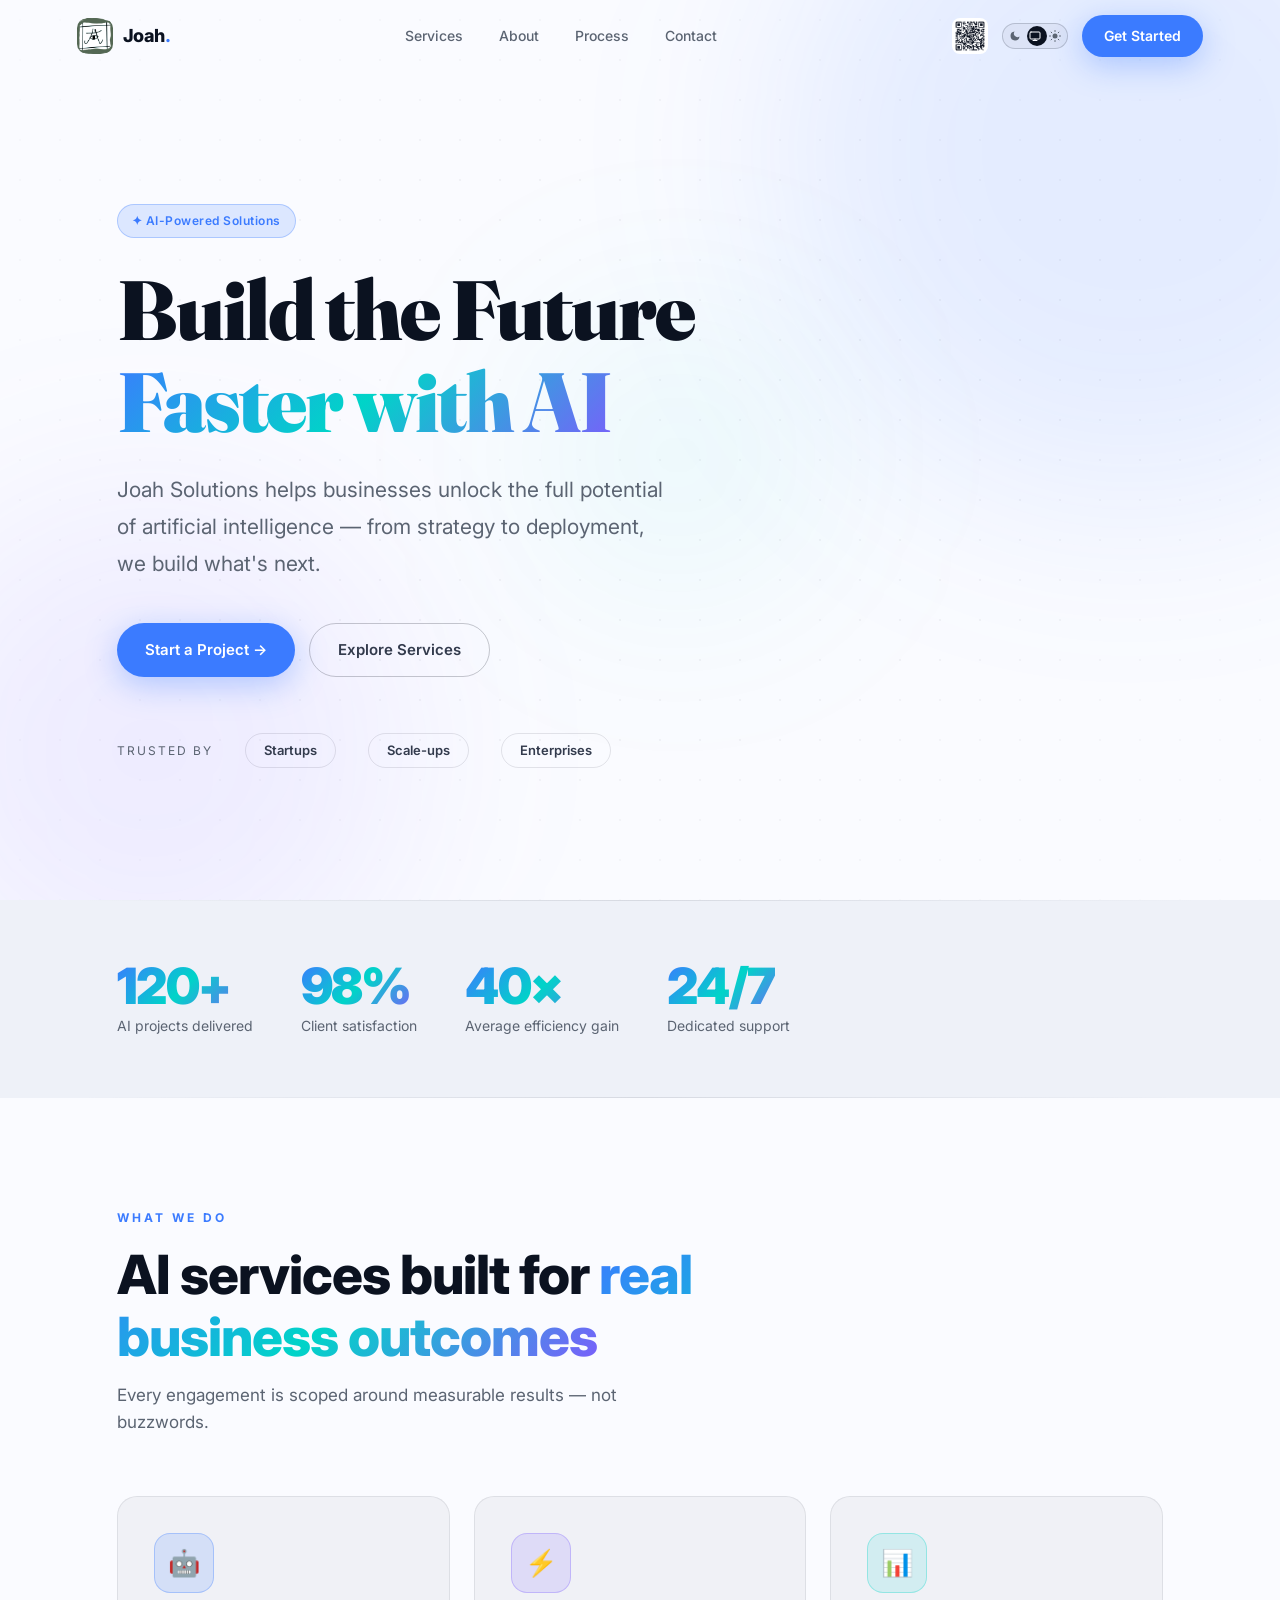
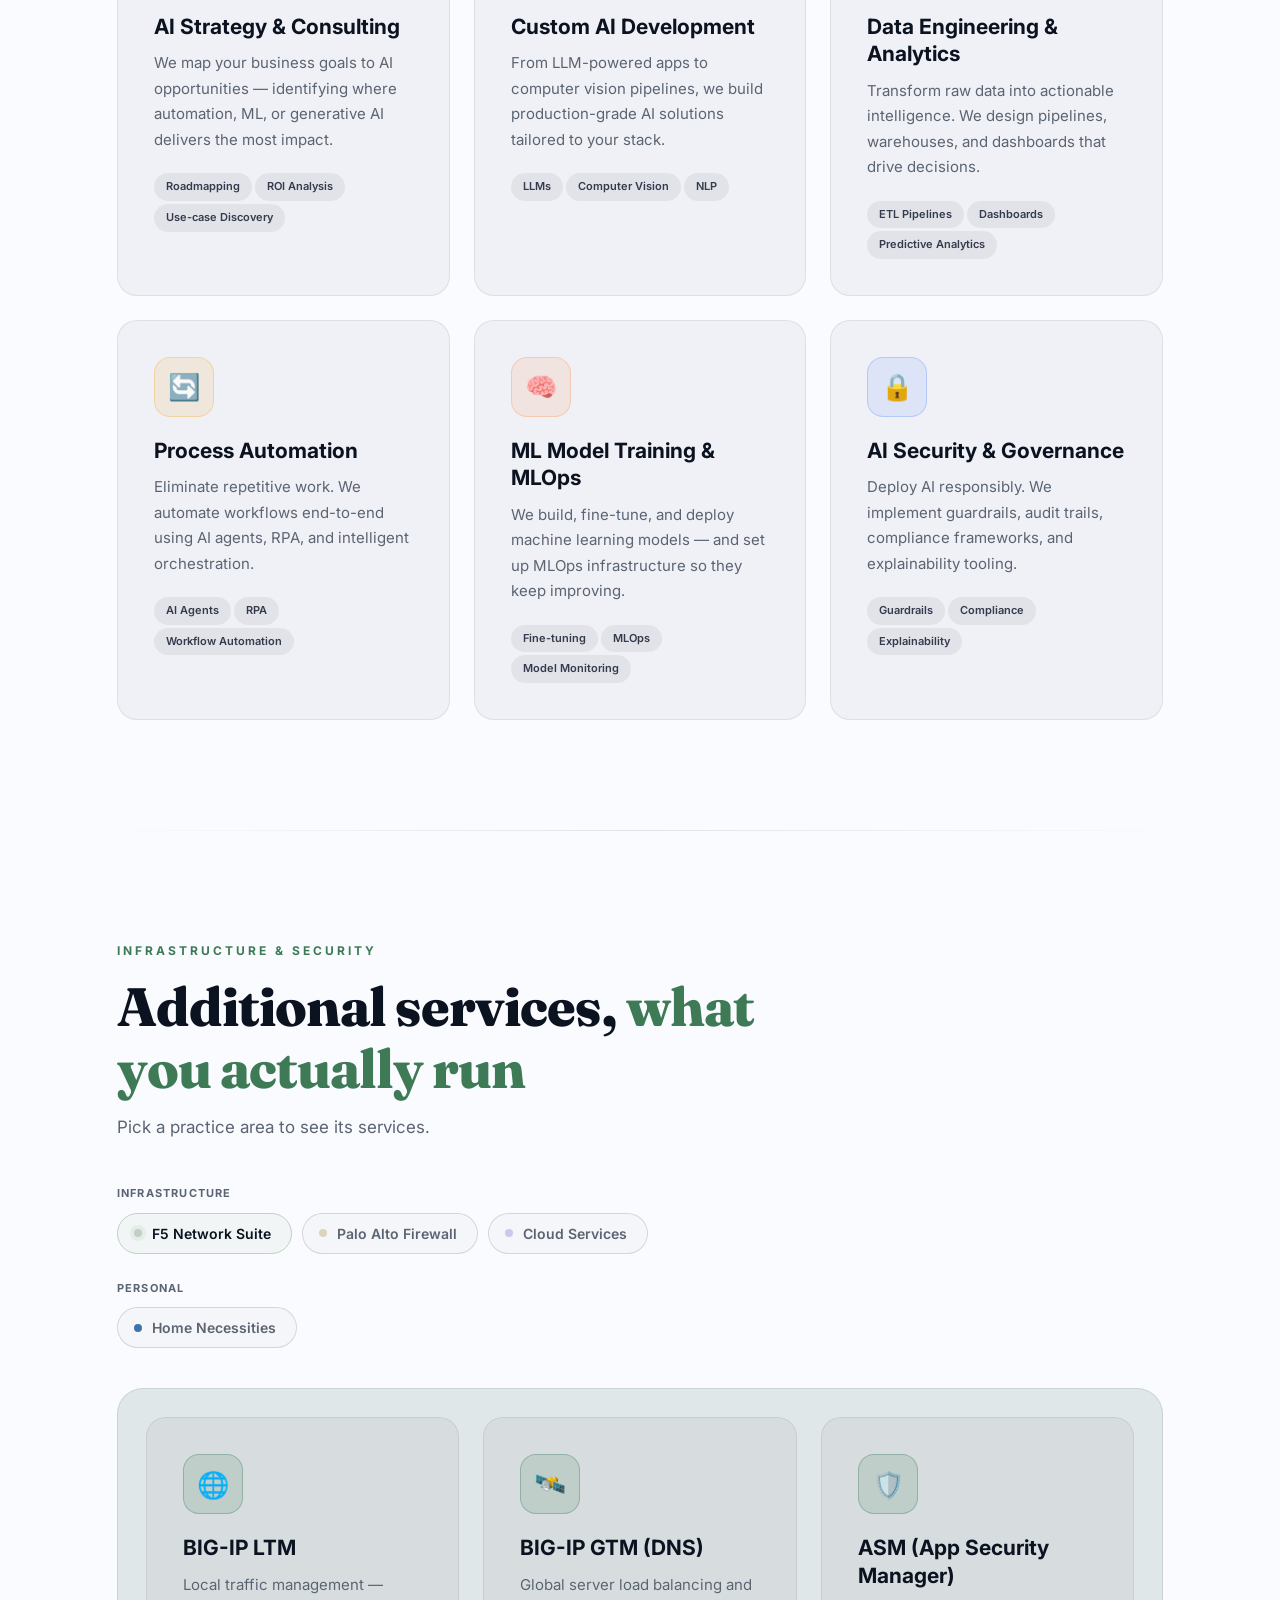
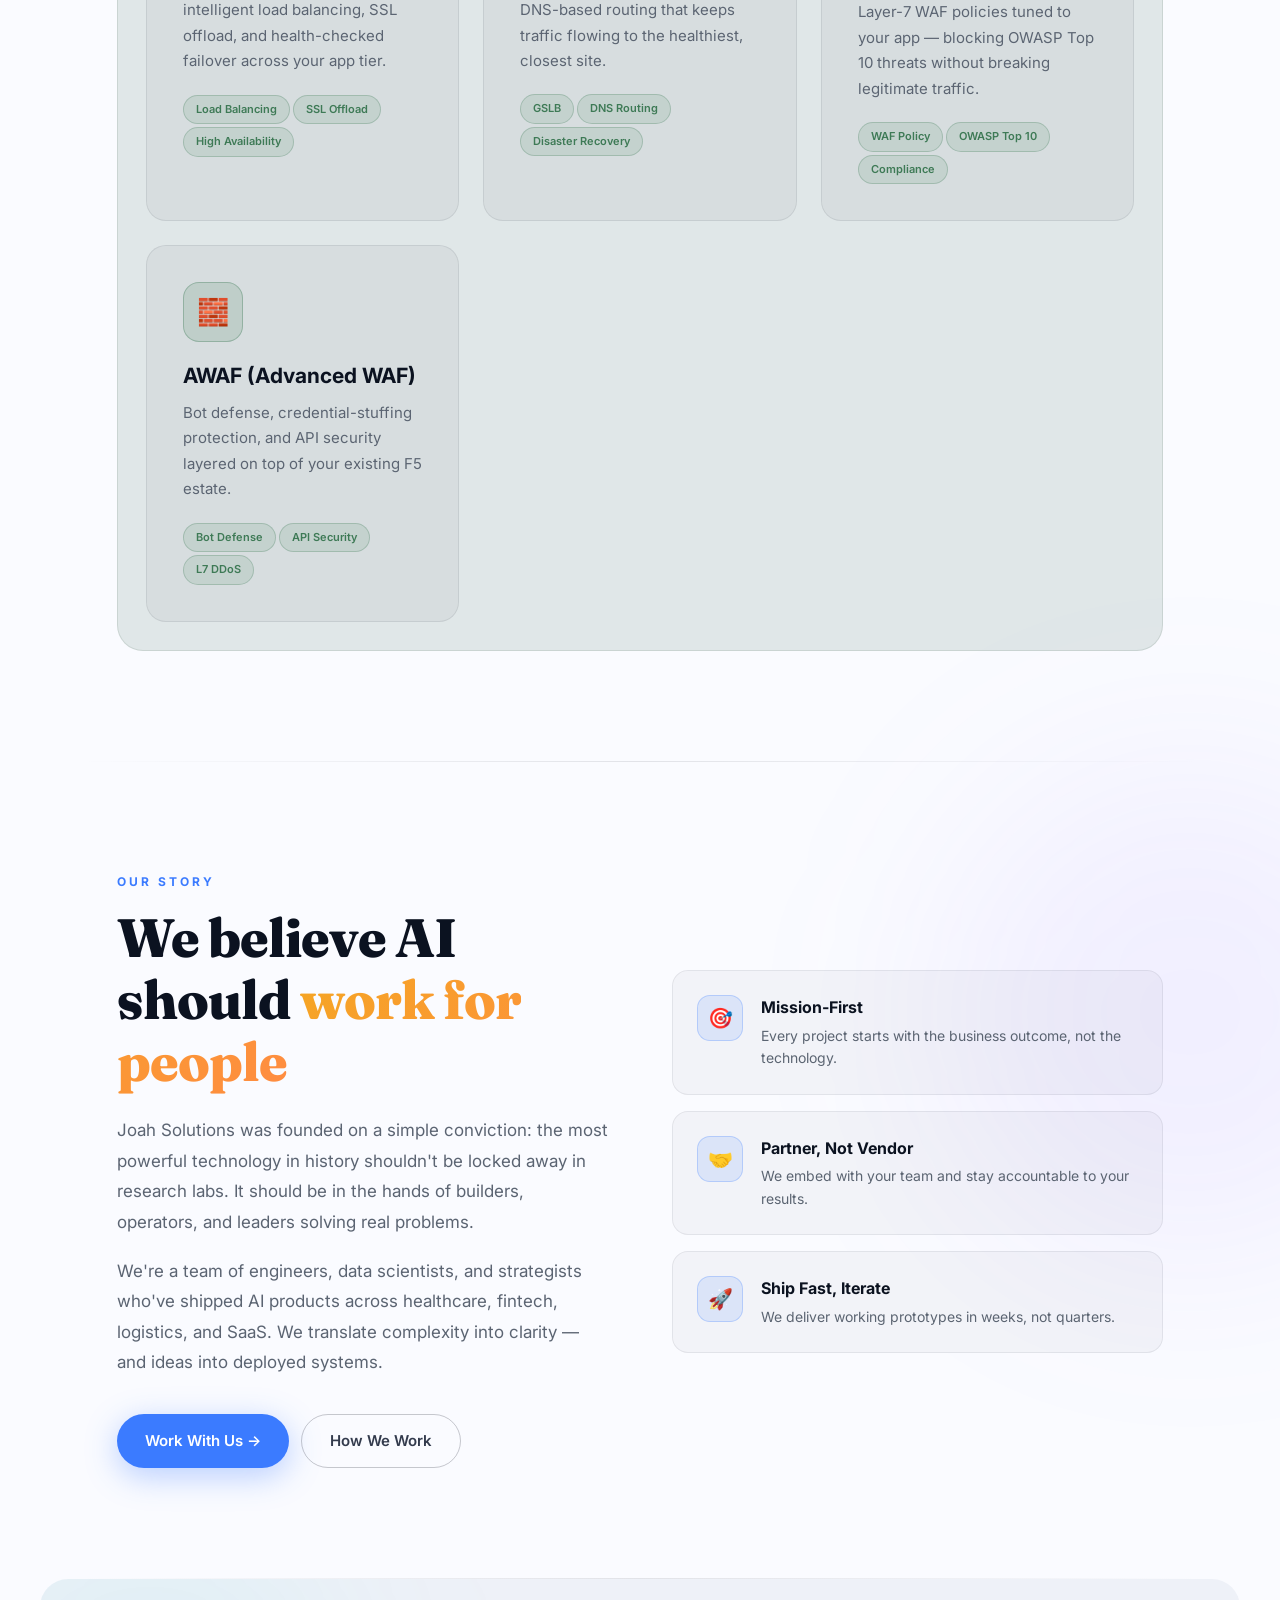
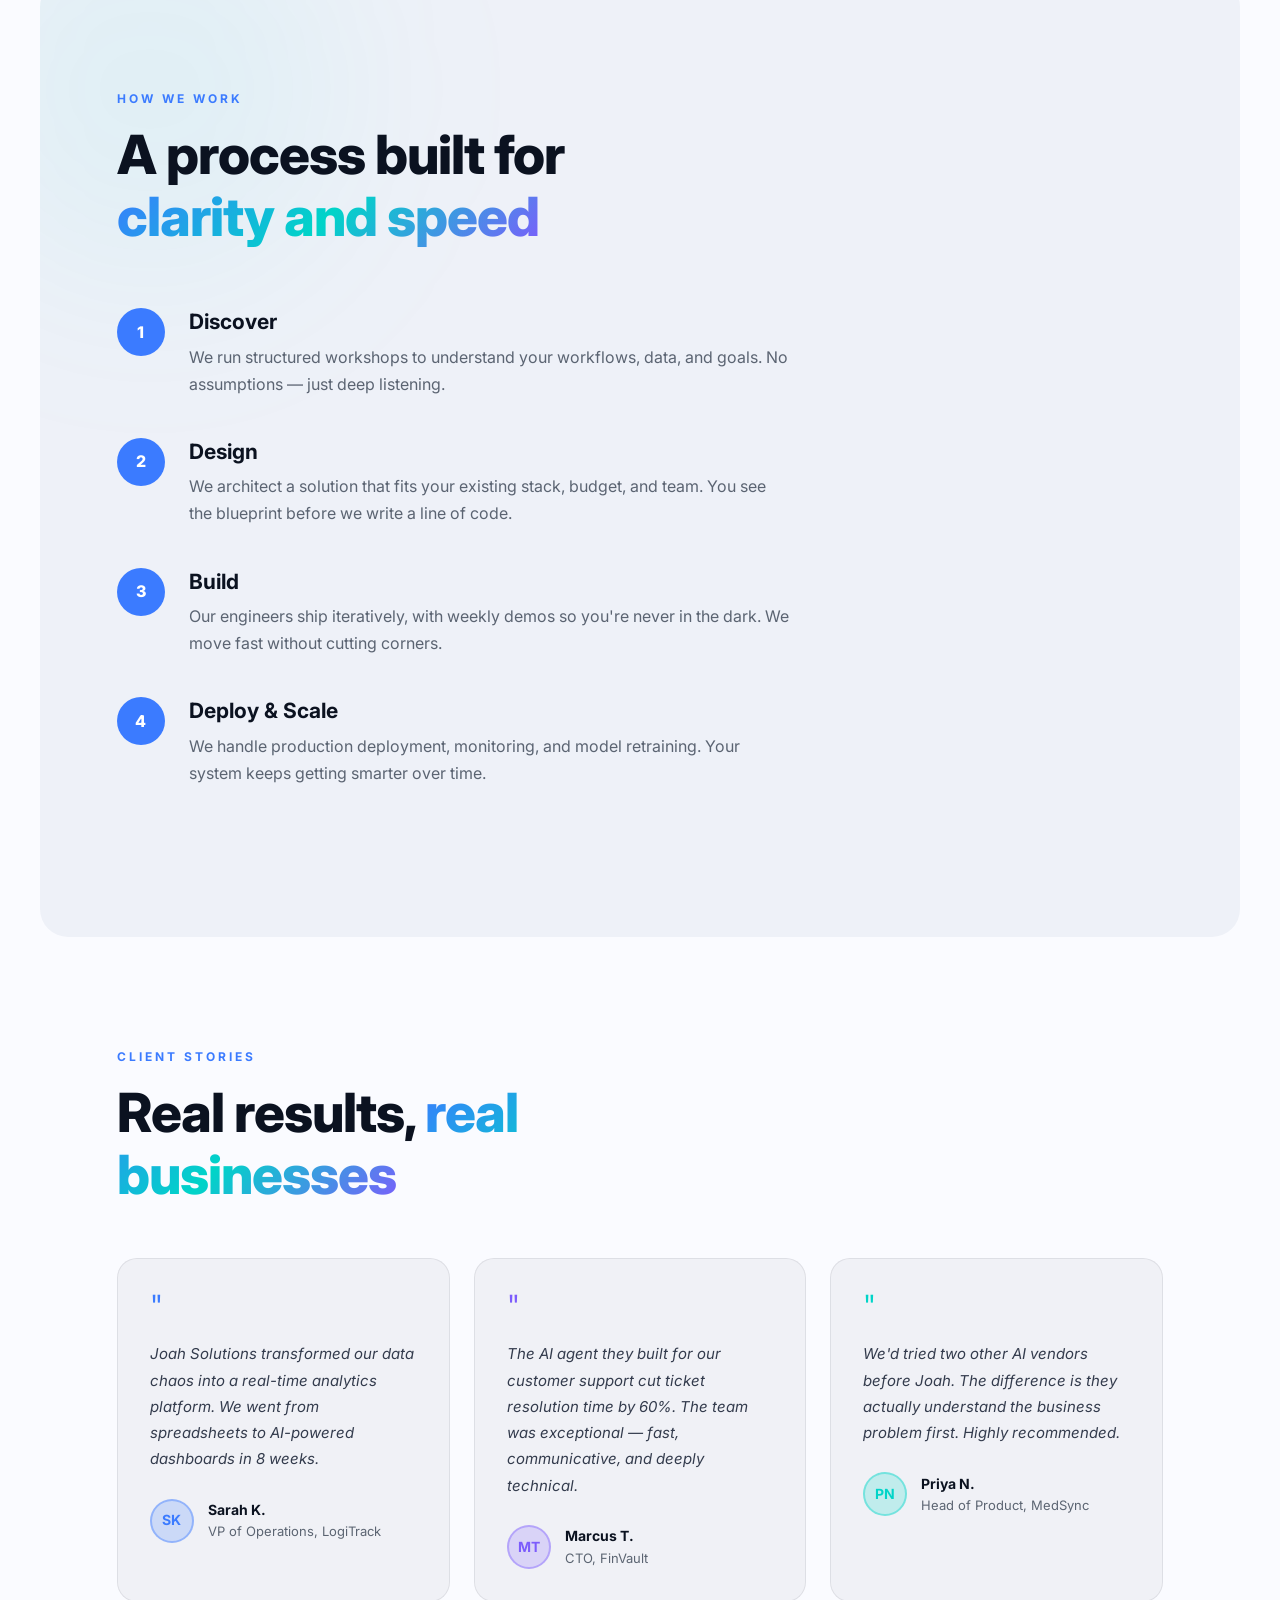
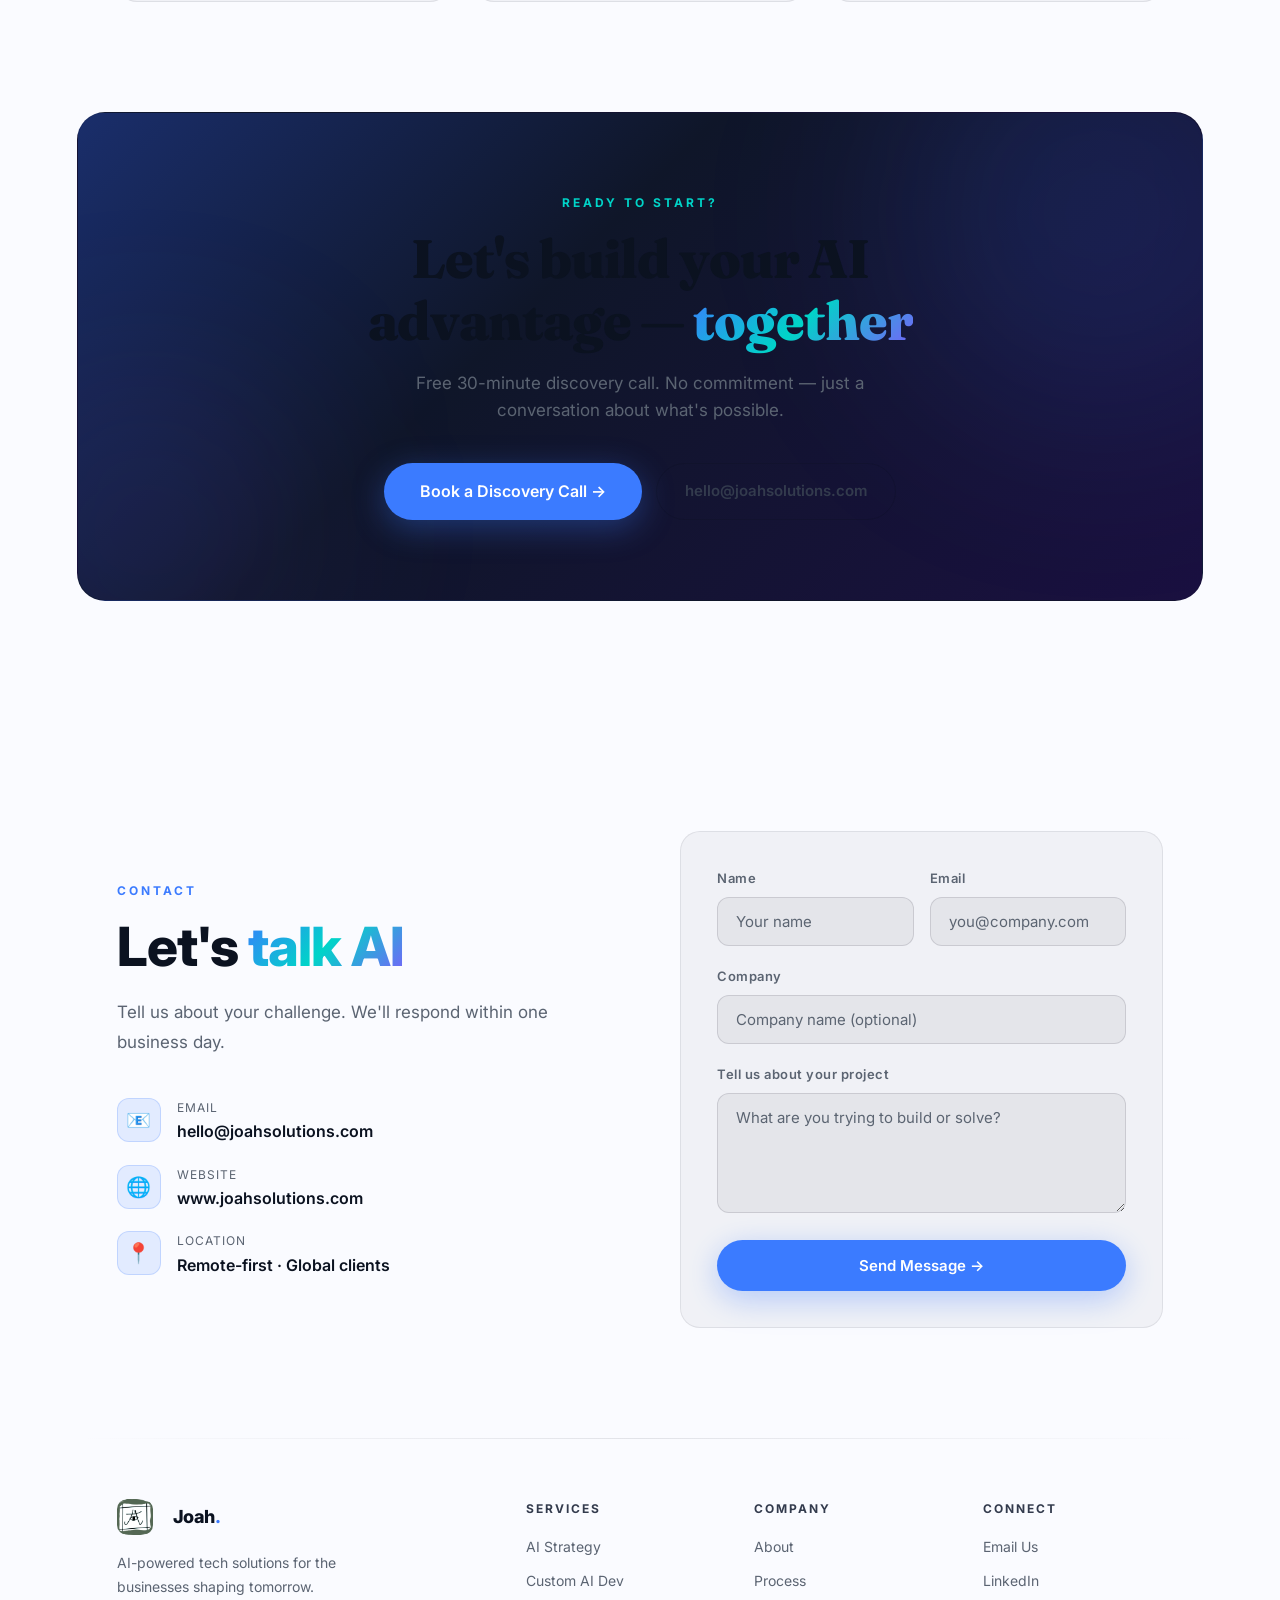
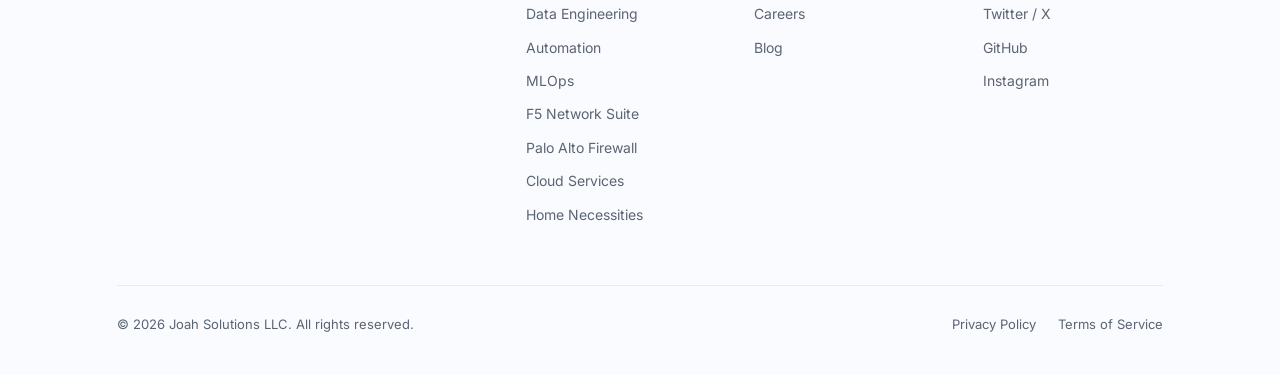
<file: index.html>
<!DOCTYPE html>
<html lang="en">
<head>
  <meta charset="UTF-8" />
  <meta name="viewport" content="width=device-width, initial-scale=1.0" />
  <title>Joah Solutions — AI-Powered Tech Services</title>
  <meta name="description" content="Joah Solutions helps businesses unlock the full potential of artificial intelligence — from strategy to deployment." />
  <link rel="preconnect" href="https://fonts.googleapis.com" />
  <link href="https://fonts.googleapis.com/css2?family=Inter:wght@300;400;500;600;700;800;900&family=Fraunces:wght@700;900&display=swap" rel="stylesheet" />

  <style>
    :root {
      --bg: #080D1A;
      --bg-secondary: #0F1629;
      --bg-rgb: 8,13,26;
      --fg-rgb: 255,255,255;
      --text-heading: #ffffff;
      --text-body: #E8ECF4;
      --text-muted: #8A93A8;
    }
    :root[data-theme="light"] {
      --bg: #FAFBFF;
      --bg-secondary: #EEF1F8;
      --bg-rgb: 255,255,255;
      --fg-rgb: 10,15,30;
      --text-heading: #0B1220;
      --text-body: #333B4D;
      --text-muted: #5B6472;
    }
    *, *::before, *::after { box-sizing: border-box; margin: 0; padding: 0; }
    html { scroll-behavior: smooth; }
    body {
      background: var(--bg);
      color: var(--text-body);
      font-family: 'Inter', sans-serif;
      line-height: 1.6;
      overflow-x: hidden;
      transition: background .3s, color .3s;
    }
    .serif { font-family: 'Fraunces', serif; }

    .fade-up { opacity: 0; transform: translateY(36px); transition: opacity 0.7s ease, transform 0.7s ease; }
    .fade-up.visible { opacity: 1; transform: translateY(0); }

    .btn {
      display: inline-flex; align-items: center; gap: 8px;
      padding: 14px 28px; border-radius: 50px; font-weight: 600;
      font-size: 15px; cursor: pointer; border: none;
      text-decoration: none; transition: transform 0.2s, box-shadow 0.2s;
      font-family: 'Inter', sans-serif;
    }
    .btn:hover { transform: translateY(-2px); }
    .btn-primary { background: #3B7BFF; color: #fff; box-shadow: 0 8px 32px rgba(59,123,255,.35); }
    .btn-primary:hover { box-shadow: 0 12px 40px rgba(59,123,255,.5); }
    .btn-outline { background: transparent; color: var(--text-body); border: 1.5px solid rgba(var(--fg-rgb),.22); }
    .btn-outline:hover { background: rgba(var(--fg-rgb),.06); }

    nav {
      position: fixed; top: 0; left: 0; right: 0; z-index: 100;
      padding: 0 6%; height: 72px;
      display: flex; align-items: center; justify-content: space-between;
      transition: background .4s, backdrop-filter .4s;
    }
    nav.scrolled {
      background: rgba(var(--bg-rgb),.92);
      backdrop-filter: blur(16px);
      border-bottom: 1px solid rgba(var(--fg-rgb),.06);
    }
    .logo { display: flex; align-items: center; gap: 10px; text-decoration: none; }
    .logo-icon {
      width: 36px; height: 36px; border-radius: 10px;
      background: linear-gradient(135deg,#3B7BFF,#7C5CFC);
      display: flex; align-items: center; justify-content: center;
      font-size: 18px; font-weight: 900; color: #fff;
    }
    .logo-icon-img { width: 36px; height: 36px; border-radius: 10px; object-fit: cover; display: block; }
    .logo-text { color: var(--text-heading); font-weight: 800; font-size: 18px; letter-spacing: -.5px; }
    .logo-text span { color: #3B7BFF; }
    .nav-links { display: flex; gap: 36px; list-style: none; }
    .nav-links a { color: var(--text-muted); text-decoration: none; font-size: 14px; font-weight: 500; transition: color .2s; }
    .nav-links a:hover { color: var(--text-heading); }

    .hamburger { display: none; flex-direction: column; gap: 5px; cursor: pointer; padding: 4px; background: none; border: none; }
    .hamburger span { width: 24px; height: 2px; background: var(--text-heading); border-radius: 2px; display: block; transition: all .3s; }

    .theme-switch {
      position: relative;
      display: inline-flex;
      align-items: center;
      width: 66px; height: 26px;
      padding: 2px;
      border-radius: 20px;
      border: 1px solid rgba(var(--fg-rgb),.18);
      background: rgba(var(--fg-rgb),.04);
    }
    .theme-thumb {
      position: absolute;
      top: 2px; left: 2px;
      width: 20px; height: 20px;
      border-radius: 50%;
      background: var(--text-heading);
      transition: transform .25s ease;
      pointer-events: none;
    }
    .theme-switch[data-active="dark"] .theme-thumb { transform: translateX(0); }
    .theme-switch[data-active="auto"] .theme-thumb { transform: translateX(22px); }
    .theme-switch[data-active="light"] .theme-thumb { transform: translateX(44px); }
    .theme-opt {
      position: relative;
      z-index: 1;
      width: 20px; height: 20px;
      border: none; background: none; cursor: pointer;
      display: flex; align-items: center; justify-content: center;
      color: var(--text-muted);
      transition: color .25s ease;
    }
    .theme-opt svg { width: 12px; height: 12px; }
    .theme-switch[data-active="dark"] .theme-opt[data-theme-choice="dark"],
    .theme-switch[data-active="auto"] .theme-opt[data-theme-choice="auto"],
    .theme-switch[data-active="light"] .theme-opt[data-theme-choice="light"] {
      color: var(--bg);
    }

    .mobile-menu {
      display: none; position: fixed; top: 72px; left: 0; right: 0;
      background: rgba(var(--bg-rgb),.97); padding: 24px 6%; z-index: 99;
      flex-direction: column; gap: 20px;
    }
    .mobile-menu.open { display: flex; }
    .mobile-menu a { color: var(--text-body); text-decoration: none; font-size: 18px; font-weight: 500; }

    @media (max-width: 768px) {
      .nav-links { display: none; }
      .hamburger { display: flex; }
    }

    section { padding: 110px 6%; max-width: 1200px; margin: 0 auto; }

    .section-label {
      font-size: 12px; font-weight: 700; letter-spacing: 3px;
      text-transform: uppercase; color: #3B7BFF; margin-bottom: 16px;
    }

    h1 { font-size: clamp(42px,7vw,84px); font-weight: 900; letter-spacing: -2px; line-height: 1.1; }
    h2 { font-size: clamp(30px,5vw,54px); font-weight: 800; letter-spacing: -1px; line-height: 1.15; }
    h3 { font-size: 21px; font-weight: 700; line-height: 1.3; }

    .grad { background: linear-gradient(135deg,#3B7BFF,#00D4C8,#7C5CFC); -webkit-background-clip: text; -webkit-text-fill-color: transparent; background-clip: text; }
    .grad-warm { background: linear-gradient(135deg,#F5A623,#FF8C42); -webkit-background-clip: text; -webkit-text-fill-color: transparent; background-clip: text; }

    .orb { position: absolute; border-radius: 50%; filter: blur(100px); pointer-events: none; }

    /* Hero */
    #hero {
      position: relative; min-height: 100vh; display: flex;
      align-items: center; overflow: hidden; padding-top: 72px;
    }
    #hero .content { position: relative; z-index: 2; padding: 80px 6%; max-width: 1200px; margin: 0 auto; width: 100%; }
    .dot-grid {
      position: absolute; inset: 0;
      background-image: radial-gradient(rgba(var(--fg-rgb),.04) 1px, transparent 1px);
      background-size: 40px 40px;
      -webkit-mask-image: radial-gradient(ellipse 80% 80% at 50% 50%, black 40%, transparent 100%);
      mask-image: radial-gradient(ellipse 80% 80% at 50% 50%, black 40%, transparent 100%);
    }
    .pill {
      display: inline-flex; align-items: center; gap: 6px;
      padding: 6px 14px; border-radius: 50px;
      font-size: 12px; font-weight: 600; letter-spacing: .5px;
    }
    .trust-row { display: flex; gap: 32px; align-items: center; flex-wrap: wrap; margin-top: 56px; }
    .trust-tag {
      padding: 6px 18px; border-radius: 50px;
      border: 1px solid rgba(var(--fg-rgb),.1);
      font-size: 13px; color: var(--text-body); font-weight: 600;
    }

    /* Stats */
    .stats-band { background: var(--bg-secondary); }
    .divider { height: 1px; background: linear-gradient(90deg,transparent,rgba(var(--fg-rgb),.1),transparent); margin: 0 6%; }
    .stats-row { display: flex; gap: 48px; flex-wrap: wrap; }
    .stat-num { font-size: 50px; font-weight: 900; letter-spacing: -2px; line-height: 1; }
    .stat-label { font-size: 14px; color: var(--text-muted); margin-top: 4px; }

    /* Cards */
    .card {
      background: rgba(var(--fg-rgb),.04); border: 1px solid rgba(var(--fg-rgb),.08);
      border-radius: 20px; padding: 36px;
      transition: transform .3s, border-color .3s, box-shadow .3s;
    }
    .card:hover { transform: translateY(-6px); border-color: rgba(59,123,255,.3); box-shadow: 0 20px 60px rgba(0,0,0,.4); }

    .grid-3 { display: grid; grid-template-columns: repeat(auto-fit,minmax(290px,1fr)); gap: 24px; }
    .grid-2 { display: grid; grid-template-columns: repeat(auto-fit,minmax(420px,1fr)); gap: 64px; align-items: center; }

    @media(max-width:768px) { .grid-2 { grid-template-columns: 1fr; } section { padding: 80px 5%; } }

    .icon-blob {
      width: 60px; height: 60px; border-radius: 16px;
      display: flex; align-items: center; justify-content: center;
      font-size: 26px; margin-bottom: 20px;
    }
    .tag-pill {
      display: inline-flex; padding: 5px 12px; border-radius: 50px;
      background: rgba(var(--fg-rgb),.06); color: var(--text-body);
      font-size: 11px; font-weight: 600; margin: 3px 3px 0 0;
    }

    /* About values */
    .value-row { display: flex; gap: 18px; align-items: flex-start; padding: 24px; background: rgba(var(--fg-rgb),.03); border: 1px solid rgba(var(--fg-rgb),.07); border-radius: 16px; margin-bottom: 16px; }
    .value-icon { width: 46px; height: 46px; border-radius: 13px; background: rgba(59,123,255,.12); border: 1px solid rgba(59,123,255,.25); display: flex; align-items: center; justify-content: center; font-size: 20px; flex-shrink: 0; }

    /* Process */
    .process-step { display: flex; gap: 24px; align-items: flex-start; margin-bottom: 40px; }
    .step-num { width: 48px; height: 48px; border-radius: 50%; background: #3B7BFF; color: #fff; display: flex; align-items: center; justify-content: center; font-weight: 800; font-size: 16px; flex-shrink: 0; }

    /* Testimonials */
    .testimonial { background: rgba(var(--fg-rgb),.04); border: 1px solid rgba(var(--fg-rgb),.08); border-radius: 20px; padding: 32px; }
    .avatar { width: 44px; height: 44px; border-radius: 50%; display: flex; align-items: center; justify-content: center; font-weight: 700; font-size: 14px; }

    /* CTA */
    .cta-box {
      margin: 0 6% 120px; border-radius: 28px; padding: 80px 60px;
      position: relative; overflow: hidden;
      background: linear-gradient(135deg,#1A2E6B 0%,#0F1629 40%,#1A1040 100%);
      border: 1px solid rgba(var(--fg-rgb),.1); text-align: center;
    }
    @media(max-width:600px) { .cta-box { padding: 56px 28px; margin: 0 4% 80px; } }

    /* Contact form */
    .form-group { margin-bottom: 20px; }
    label { display: block; font-size: 13px; font-weight: 600; color: var(--text-muted); margin-bottom: 8px; letter-spacing: .5px; }
    input, textarea {
      width: 100%; background: rgba(var(--fg-rgb),.05); border: 1px solid rgba(var(--fg-rgb),.12);
      border-radius: 12px; padding: 14px 18px; color: var(--text-heading);
      font-family: 'Inter',sans-serif; font-size: 15px; outline: none;
      transition: border-color .2s;
    }
    input:focus, textarea:focus { border-color: #3B7BFF; }
    input::placeholder, textarea::placeholder { color: var(--text-muted); }
    textarea { resize: vertical; min-height: 120px; }
    .form-row { display: grid; grid-template-columns: 1fr 1fr; gap: 16px; }
    @media(max-width:560px) { .form-row { grid-template-columns: 1fr; } }

    /* Footer */
    footer { padding: 60px 6% 40px; max-width: 1200px; margin: 0 auto; }
    .footer-grid { display: grid; grid-template-columns: 2fr 1fr 1fr 1fr; gap: 48px; margin-bottom: 48px; }
    @media(max-width:900px) { .footer-grid { grid-template-columns: 1fr 1fr; } }
    @media(max-width:540px) { .footer-grid { grid-template-columns: 1fr; } }
    .footer-col-title { font-size: 12px; font-weight: 700; letter-spacing: 2px; text-transform: uppercase; color: var(--text-body); margin-bottom: 18px; }
    .footer-link { color: var(--text-muted); text-decoration: none; font-size: 14px; display: block; margin-bottom: 11px; transition: color .2s; }
    .footer-link:hover { color: var(--text-heading); }
    .footer-bottom { border-top: 1px solid rgba(var(--fg-rgb),.07); padding-top: 28px; display: flex; justify-content: space-between; flex-wrap: wrap; gap: 12px; }
    .footer-bottom span, .footer-bottom a { color: var(--text-muted); font-size: 13px; text-decoration: none; }

    @keyframes float { 0%,100%{transform:translateY(0)} 50%{transform:translateY(-10px)} }
    .float { animation: float 6s ease-in-out infinite; }

    /* Additional Services — deck switcher */
    :root { --panel-mix: 12%; }
    :root[data-theme="light"] { --panel-mix: 30%; }
    .deck-group-label {
      font-size: 11px; font-weight: 700; letter-spacing: 1.2px; text-transform: uppercase;
      color: var(--text-muted); margin-bottom: 10px;
    }
    .decks { display: flex; gap: 10px; flex-wrap: wrap; margin-bottom: 26px; }
    .decks-personal { margin-bottom: 40px; }
    .deck-btn {
      display: inline-flex; align-items: center; gap: 10px;
      padding: 11px 20px 11px 16px; border-radius: 50px;
      border: 1.5px solid rgba(var(--fg-rgb),.14);
      background: rgba(var(--fg-rgb),.02);
      color: var(--text-muted);
      font-family: inherit; font-size: 14px; font-weight: 600;
      cursor: pointer;
      transition: border-color .3s ease, background .3s ease, color .3s ease, transform .15s ease;
    }
    .deck-btn:hover { transform: translateY(-1px); }
    .deck-dot { width: 8px; height: 8px; border-radius: 50%; background: var(--dot-color); transition: box-shadow .3s ease; }
    .deck-btn[aria-pressed="true"] {
      color: var(--text-heading);
      border-color: var(--dot-color);
      background: color-mix(in srgb, var(--dot-color) 16%, transparent);
    }
    .deck-btn[aria-pressed="true"] .deck-dot { box-shadow: 0 0 0 4px color-mix(in srgb, var(--dot-color) 25%, transparent); }
    .deck-panel {
      border-radius: 26px;
      padding: 28px;
      background: color-mix(in srgb, var(--panel-color, #3B7BFF) var(--panel-mix), var(--bg-secondary));
      border: 1px solid color-mix(in srgb, var(--panel-color, #3B7BFF) 32%, rgba(var(--fg-rgb),.08));
      transition: background .4s ease, border-color .4s ease;
    }
    .add-card { opacity: 0; transform: translateY(10px); animation: rise .45s ease forwards; }
    .add-card:nth-child(1) { animation-delay: .02s; }
    .add-card:nth-child(2) { animation-delay: .08s; }
    .add-card:nth-child(3) { animation-delay: .14s; }
    .add-card:nth-child(4) { animation-delay: .2s; }
    @keyframes rise { to { opacity: 1; transform: translateY(0); } }
    @media (prefers-reduced-motion: reduce) { .add-card { animation: none; opacity: 1; transform: none; } }
  </style>
</head>
<body>

<!-- NAV -->
<nav id="navbar">
  <a href="#hero" class="logo">
    <img src="assets/joah-logo.png" alt="Joah Solutions" class="logo-icon-img" />
    <span class="logo-text">Joah<span>.</span></span>
  </a>
  <ul class="nav-links">
    <li><a href="#services">Services</a></li>
    <li><a href="#about">About</a></li>
    <li><a href="#process">Process</a></li>
    <li><a href="#contact">Contact</a></li>
  </ul>
  <div style="display:flex;align-items:center;gap:14px">
    <a href="https://www.joahsolutions.com" target="_blank" rel="noopener" title="Scan or visit www.joahsolutions.com" style="display:flex;flex-shrink:0">
      <img src="assets/joah-qr.png" alt="QR code linking to www.joahsolutions.com" width="36" height="36" style="width:36px;height:36px;border-radius:8px;background:#fff;padding:2px" />
    </a>
    <div id="themeToggle" class="theme-switch" role="radiogroup" aria-label="Theme">
      <span class="theme-thumb"></span>
      <button type="button" class="theme-opt" data-theme-choice="dark" role="radio" aria-label="Dark mode" title="Dark">
        <svg xmlns="http://www.w3.org/2000/svg" viewBox="0 0 24 24" fill="currentColor" stroke="none"><path d="M21 12.79A9 9 0 1 1 11.21 3 7 7 0 0 0 21 12.79z"></path></svg>
      </button>
      <button type="button" class="theme-opt" data-theme-choice="auto" role="radio" aria-label="Automatic (system) mode" title="Auto">
        <svg xmlns="http://www.w3.org/2000/svg" viewBox="0 0 24 24" fill="none" stroke="currentColor" stroke-width="2" stroke-linecap="round" stroke-linejoin="round"><rect x="2" y="4" width="20" height="14" rx="2"></rect><path d="M8 21h8M12 18v3"></path></svg>
      </button>
      <button type="button" class="theme-opt" data-theme-choice="light" role="radio" aria-label="Light mode" title="Light">
        <svg xmlns="http://www.w3.org/2000/svg" viewBox="0 0 24 24" fill="currentColor" stroke="none"><circle cx="12" cy="12" r="5"></circle><g stroke="currentColor" stroke-width="2" stroke-linecap="round"><line x1="12" y1="1" x2="12" y2="3"></line><line x1="12" y1="21" x2="12" y2="23"></line><line x1="4.22" y1="4.22" x2="5.64" y2="5.64"></line><line x1="18.36" y1="18.36" x2="19.78" y2="19.78"></line><line x1="1" y1="12" x2="3" y2="12"></line><line x1="21" y1="12" x2="23" y2="12"></line><line x1="4.22" y1="19.78" x2="5.64" y2="18.36"></line><line x1="18.36" y1="5.64" x2="19.78" y2="4.22"></line></g></svg>
      </button>
    </div>
    <a href="#contact" class="btn btn-primary" style="padding:10px 22px;font-size:14px">Get Started</a>
    <button class="hamburger" id="hamburger" aria-label="Menu">
      <span></span><span></span><span></span>
    </button>
  </div>
</nav>
<div class="mobile-menu" id="mobileMenu">
  <a href="#services" onclick="closeMenu()">Services</a>
  <a href="#about" onclick="closeMenu()">About</a>
  <a href="#process" onclick="closeMenu()">Process</a>
  <a href="#contact" onclick="closeMenu()">Contact</a>
</div>

<!-- HERO -->
<div id="hero">
  <div class="orb" style="width:700px;height:700px;background:rgba(59,123,255,.11);top:-200px;right:-200px"></div>
  <div class="orb" style="width:500px;height:500px;background:rgba(124,92,252,.09);bottom:-100px;left:-100px"></div>
  <div class="orb" style="width:280px;height:280px;background:rgba(0,212,200,.07);top:35%;left:42%"></div>
  <div class="dot-grid"></div>
  <div class="content">
    <div style="margin-bottom:26px">
      <span class="pill" style="background:rgba(59,123,255,.15);color:#3B7BFF;border:1px solid rgba(59,123,255,.3)">✦ AI-Powered Solutions</span>
    </div>
    <h1 class="serif fade-up" style="color:var(--text-heading);max-width:880px;margin-bottom:24px">
      Build the Future<br><span class="grad">Faster with AI</span>
    </h1>
    <p class="fade-up" style="font-size:clamp(17px,2.4vw,21px);color:var(--text-muted);max-width:560px;margin-bottom:40px;line-height:1.75;transition-delay:.1s">
      Joah Solutions helps businesses unlock the full potential of artificial intelligence — from strategy to deployment, we build what's next.
    </p>
    <div class="fade-up" style="display:flex;gap:14px;flex-wrap:wrap;transition-delay:.2s">
      <a href="#contact" class="btn btn-primary">Start a Project →</a>
      <a href="#services" class="btn btn-outline">Explore Services</a>
    </div>
    <div class="trust-row fade-up" style="transition-delay:.3s">
      <span style="font-size:12px;color:var(--text-muted);letter-spacing:2px;text-transform:uppercase">Trusted by</span>
      <span class="trust-tag">Startups</span>
      <span class="trust-tag">Scale-ups</span>
      <span class="trust-tag">Enterprises</span>
    </div>
  </div>
</div>

<!-- STATS -->
<div class="stats-band">
  <div class="divider"></div>
  <section style="padding-top:60px;padding-bottom:60px">
    <div class="stats-row">
      <div class="fade-up"><div class="stat-num grad">120+</div><div class="stat-label">AI projects delivered</div></div>
      <div class="fade-up" style="transition-delay:.08s"><div class="stat-num grad">98%</div><div class="stat-label">Client satisfaction</div></div>
      <div class="fade-up" style="transition-delay:.16s"><div class="stat-num grad">40×</div><div class="stat-label">Average efficiency gain</div></div>
      <div class="fade-up" style="transition-delay:.24s"><div class="stat-num grad">24/7</div><div class="stat-label">Dedicated support</div></div>
    </div>
  </section>
  <div class="divider"></div>
</div>

<!-- SERVICES -->
<section id="services">
  <div class="section-label fade-up">What We Do</div>
  <h2 class="fade-up" style="color:var(--text-heading);margin-bottom:14px;max-width:660px">
    AI services built for <span class="grad">real business outcomes</span>
  </h2>
  <p class="fade-up" style="color:var(--text-muted);font-size:17px;max-width:520px;margin-bottom:60px">
    Every engagement is scoped around measurable results — not buzzwords.
  </p>
  <div class="grid-3">
    <div class="card fade-up">
      <div class="icon-blob" style="background:rgba(59,123,255,.15);border:1px solid rgba(59,123,255,.3)">🤖</div>
      <h3 style="color:var(--text-heading);margin-bottom:10px">AI Strategy & Consulting</h3>
      <p style="color:var(--text-muted);font-size:15px;line-height:1.7;margin-bottom:18px">We map your business goals to AI opportunities — identifying where automation, ML, or generative AI delivers the most impact.</p>
      <span class="tag-pill">Roadmapping</span><span class="tag-pill">ROI Analysis</span><span class="tag-pill">Use-case Discovery</span>
    </div>
    <div class="card fade-up" style="transition-delay:.08s">
      <div class="icon-blob" style="background:rgba(124,92,252,.15);border:1px solid rgba(124,92,252,.3)">⚡</div>
      <h3 style="color:var(--text-heading);margin-bottom:10px">Custom AI Development</h3>
      <p style="color:var(--text-muted);font-size:15px;line-height:1.7;margin-bottom:18px">From LLM-powered apps to computer vision pipelines, we build production-grade AI solutions tailored to your stack.</p>
      <span class="tag-pill">LLMs</span><span class="tag-pill">Computer Vision</span><span class="tag-pill">NLP</span>
    </div>
    <div class="card fade-up" style="transition-delay:.16s">
      <div class="icon-blob" style="background:rgba(0,212,200,.12);border:1px solid rgba(0,212,200,.3)">📊</div>
      <h3 style="color:var(--text-heading);margin-bottom:10px">Data Engineering & Analytics</h3>
      <p style="color:var(--text-muted);font-size:15px;line-height:1.7;margin-bottom:18px">Transform raw data into actionable intelligence. We design pipelines, warehouses, and dashboards that drive decisions.</p>
      <span class="tag-pill">ETL Pipelines</span><span class="tag-pill">Dashboards</span><span class="tag-pill">Predictive Analytics</span>
    </div>
    <div class="card fade-up" style="transition-delay:.08s">
      <div class="icon-blob" style="background:rgba(245,166,35,.12);border:1px solid rgba(245,166,35,.3)">🔄</div>
      <h3 style="color:var(--text-heading);margin-bottom:10px">Process Automation</h3>
      <p style="color:var(--text-muted);font-size:15px;line-height:1.7;margin-bottom:18px">Eliminate repetitive work. We automate workflows end-to-end using AI agents, RPA, and intelligent orchestration.</p>
      <span class="tag-pill">AI Agents</span><span class="tag-pill">RPA</span><span class="tag-pill">Workflow Automation</span>
    </div>
    <div class="card fade-up" style="transition-delay:.16s">
      <div class="icon-blob" style="background:rgba(255,140,66,.12);border:1px solid rgba(255,140,66,.3)">🧠</div>
      <h3 style="color:var(--text-heading);margin-bottom:10px">ML Model Training & MLOps</h3>
      <p style="color:var(--text-muted);font-size:15px;line-height:1.7;margin-bottom:18px">We build, fine-tune, and deploy machine learning models — and set up MLOps infrastructure so they keep improving.</p>
      <span class="tag-pill">Fine-tuning</span><span class="tag-pill">MLOps</span><span class="tag-pill">Model Monitoring</span>
    </div>
    <div class="card fade-up" style="transition-delay:.24s">
      <div class="icon-blob" style="background:rgba(59,123,255,.1);border:1px solid rgba(59,123,255,.25)">🔒</div>
      <h3 style="color:var(--text-heading);margin-bottom:10px">AI Security & Governance</h3>
      <p style="color:var(--text-muted);font-size:15px;line-height:1.7;margin-bottom:18px">Deploy AI responsibly. We implement guardrails, audit trails, compliance frameworks, and explainability tooling.</p>
      <span class="tag-pill">Guardrails</span><span class="tag-pill">Compliance</span><span class="tag-pill">Explainability</span>
    </div>
  </div>
</section>

<div class="divider"></div>

<!-- ADDITIONAL SERVICES (secondary to AI Services above) -->
<section id="additional-services">
  <div class="section-label" id="addLabel">Infrastructure &amp; Security</div>
  <h2 class="serif fade-up" style="color:var(--text-heading);margin-bottom:14px;max-width:660px">
    Additional services, <span id="addSpan" style="color:#3E7A56">beyond AI</span>
  </h2>
  <p class="fade-up" style="color:var(--text-muted);font-size:17px;max-width:520px;margin-bottom:44px">
    Pick a practice area to see its services.
  </p>

  <div class="deck-group-label">Infrastructure</div>
  <div class="decks" id="decksInfra">
    <button class="deck-btn" data-deck="f5" style="--dot-color:#BFD1C3" aria-pressed="true">
      <span class="deck-dot"></span> F5 Network Suite
    </button>
    <button class="deck-btn" data-deck="pa" style="--dot-color:#DDD3BE" aria-pressed="false">
      <span class="deck-dot"></span> Palo Alto Firewall
    </button>
    <button class="deck-btn" data-deck="cloud" style="--dot-color:#C9CAE8" aria-pressed="false">
      <span class="deck-dot"></span> Cloud Services
    </button>
  </div>

  <div class="deck-group-label">Personal</div>
  <div class="decks decks-personal" id="decksPersonal">
    <button class="deck-btn" data-deck="home" style="--dot-color:#3E72AE" aria-pressed="false">
      <span class="deck-dot"></span> Home Necessities
    </button>
  </div>

  <div class="deck-panel" id="addPanel">
    <div class="grid-3" id="addGrid"></div>
  </div>
</section>

<div class="divider"></div>

<!-- ABOUT -->
<section id="about" style="position:relative">
  <div class="orb" style="width:500px;height:500px;background:rgba(124,92,252,.07);top:0;right:-200px"></div>
  <div class="grid-2" style="position:relative;z-index:1">
    <div>
      <div class="section-label fade-up">Our Story</div>
      <h2 class="fade-up serif" style="color:var(--text-heading);margin-bottom:22px">
        We believe AI should <span class="grad-warm">work for people</span>
      </h2>
      <p class="fade-up" style="color:var(--text-muted);font-size:17px;line-height:1.8;margin-bottom:18px">
        Joah Solutions was founded on a simple conviction: the most powerful technology in history shouldn't be locked away in research labs. It should be in the hands of builders, operators, and leaders solving real problems.
      </p>
      <p class="fade-up" style="color:var(--text-muted);font-size:17px;line-height:1.8;margin-bottom:36px">
        We're a team of engineers, data scientists, and strategists who've shipped AI products across healthcare, fintech, logistics, and SaaS. We translate complexity into clarity — and ideas into deployed systems.
      </p>
      <div class="fade-up" style="display:flex;gap:12px;flex-wrap:wrap">
        <a href="#contact" class="btn btn-primary">Work With Us →</a>
        <a href="#process" class="btn btn-outline">How We Work</a>
      </div>
    </div>
    <div class="fade-up">
      <div class="value-row">
        <div class="value-icon">🎯</div>
        <div>
          <div style="font-weight:700;color:var(--text-heading);margin-bottom:4px">Mission-First</div>
          <div style="color:var(--text-muted);font-size:14px;line-height:1.6">Every project starts with the business outcome, not the technology.</div>
        </div>
      </div>
      <div class="value-row">
        <div class="value-icon">🤝</div>
        <div>
          <div style="font-weight:700;color:var(--text-heading);margin-bottom:4px">Partner, Not Vendor</div>
          <div style="color:var(--text-muted);font-size:14px;line-height:1.6">We embed with your team and stay accountable to your results.</div>
        </div>
      </div>
      <div class="value-row">
        <div class="value-icon">🚀</div>
        <div>
          <div style="font-weight:700;color:var(--text-heading);margin-bottom:4px">Ship Fast, Iterate</div>
          <div style="color:var(--text-muted);font-size:14px;line-height:1.6">We deliver working prototypes in weeks, not quarters.</div>
        </div>
      </div>
    </div>
  </div>
</section>

<div class="divider"></div>

<!-- PROCESS -->
<section id="process" style="background:var(--bg-secondary);border-radius:28px;position:relative;overflow:hidden">
  <div class="orb" style="width:380px;height:380px;background:rgba(0,212,200,.06);top:-80px;left:-80px"></div>
  <div style="position:relative;z-index:1">
    <div class="section-label fade-up">How We Work</div>
    <h2 class="fade-up" style="color:var(--text-heading);margin-bottom:60px;max-width:500px">A process built for <span class="grad">clarity and speed</span></h2>
    <div class="process-step fade-up">
      <div class="step-num">1</div>
      <div><h3 style="color:var(--text-heading);margin-bottom:8px">Discover</h3><p style="color:var(--text-muted);font-size:16px;max-width:600px;line-height:1.7">We run structured workshops to understand your workflows, data, and goals. No assumptions — just deep listening.</p></div>
    </div>
    <div class="process-step fade-up" style="transition-delay:.1s">
      <div class="step-num">2</div>
      <div><h3 style="color:var(--text-heading);margin-bottom:8px">Design</h3><p style="color:var(--text-muted);font-size:16px;max-width:600px;line-height:1.7">We architect a solution that fits your existing stack, budget, and team. You see the blueprint before we write a line of code.</p></div>
    </div>
    <div class="process-step fade-up" style="transition-delay:.2s">
      <div class="step-num">3</div>
      <div><h3 style="color:var(--text-heading);margin-bottom:8px">Build</h3><p style="color:var(--text-muted);font-size:16px;max-width:600px;line-height:1.7">Our engineers ship iteratively, with weekly demos so you're never in the dark. We move fast without cutting corners.</p></div>
    </div>
    <div class="process-step fade-up" style="transition-delay:.3s">
      <div class="step-num">4</div>
      <div><h3 style="color:var(--text-heading);margin-bottom:8px">Deploy & Scale</h3><p style="color:var(--text-muted);font-size:16px;max-width:600px;line-height:1.7">We handle production deployment, monitoring, and model retraining. Your system keeps getting smarter over time.</p></div>
    </div>
  </div>
</section>

<!-- TESTIMONIALS -->
<section>
  <div class="section-label fade-up">Client Stories</div>
  <h2 class="fade-up" style="color:var(--text-heading);margin-bottom:52px;max-width:500px">Real results, <span class="grad">real businesses</span></h2>
  <div class="grid-3">
    <div class="testimonial fade-up">
      <div style="font-size:32px;color:#3B7BFF;margin-bottom:18px;line-height:1">"</div>
      <p style="color:var(--text-body);font-size:15px;line-height:1.75;margin-bottom:26px;font-style:italic">Joah Solutions transformed our data chaos into a real-time analytics platform. We went from spreadsheets to AI-powered dashboards in 8 weeks.</p>
      <div style="display:flex;align-items:center;gap:14px">
        <div class="avatar" style="background:rgba(59,123,255,.2);border:2px solid rgba(59,123,255,.4);color:#3B7BFF">SK</div>
        <div><div style="font-weight:700;color:var(--text-heading);font-size:14px">Sarah K.</div><div style="color:var(--text-muted);font-size:13px">VP of Operations, LogiTrack</div></div>
      </div>
    </div>
    <div class="testimonial fade-up" style="transition-delay:.1s">
      <div style="font-size:32px;color:#7C5CFC;margin-bottom:18px;line-height:1">"</div>
      <p style="color:var(--text-body);font-size:15px;line-height:1.75;margin-bottom:26px;font-style:italic">The AI agent they built for our customer support cut ticket resolution time by 60%. The team was exceptional — fast, communicative, and deeply technical.</p>
      <div style="display:flex;align-items:center;gap:14px">
        <div class="avatar" style="background:rgba(124,92,252,.2);border:2px solid rgba(124,92,252,.4);color:#7C5CFC">MT</div>
        <div><div style="font-weight:700;color:var(--text-heading);font-size:14px">Marcus T.</div><div style="color:var(--text-muted);font-size:13px">CTO, FinVault</div></div>
      </div>
    </div>
    <div class="testimonial fade-up" style="transition-delay:.2s">
      <div style="font-size:32px;color:#00D4C8;margin-bottom:18px;line-height:1">"</div>
      <p style="color:var(--text-body);font-size:15px;line-height:1.75;margin-bottom:26px;font-style:italic">We'd tried two other AI vendors before Joah. The difference is they actually understand the business problem first. Highly recommended.</p>
      <div style="display:flex;align-items:center;gap:14px">
        <div class="avatar" style="background:rgba(0,212,200,.2);border:2px solid rgba(0,212,200,.4);color:#00D4C8">PN</div>
        <div><div style="font-weight:700;color:var(--text-heading);font-size:14px">Priya N.</div><div style="color:var(--text-muted);font-size:13px">Head of Product, MedSync</div></div>
      </div>
    </div>
  </div>
</section>

<!-- CTA -->
<div class="cta-box">
  <div class="orb" style="width:400px;height:400px;background:rgba(59,123,255,.14);top:-100px;right:-100px"></div>
  <div class="orb" style="width:300px;height:300px;background:rgba(124,92,252,.1);bottom:-80px;left:-80px"></div>
  <div style="position:relative;z-index:1">
    <div class="section-label" style="color:#00D4C8">Ready to Start?</div>
    <h2 class="serif fade-up" style="color:var(--text-heading);max-width:580px;margin:0 auto 18px">
      Let's build your AI advantage — <span class="grad">together</span>
    </h2>
    <p class="fade-up" style="color:var(--text-muted);font-size:17px;max-width:460px;margin:0 auto 38px">
      Free 30-minute discovery call. No commitment — just a conversation about what's possible.
    </p>
    <div class="fade-up" style="display:flex;gap:14px;justify-content:center;flex-wrap:wrap">
      <a href="#contact" class="btn btn-primary" style="font-size:16px;padding:16px 36px">Book a Discovery Call →</a>
      <a href="mailto:hello@joahsolutions.com" class="btn btn-outline">hello@joahsolutions.com</a>
    </div>
  </div>
</div>

<!-- CONTACT -->
<section id="contact">
  <div class="grid-2" style="gap:80px">
    <div>
      <div class="section-label fade-up">Contact</div>
      <h2 class="fade-up" style="color:var(--text-heading);margin-bottom:18px">Let's <span class="grad">talk AI</span></h2>
      <p class="fade-up" style="color:var(--text-muted);font-size:17px;line-height:1.8;margin-bottom:40px">Tell us about your challenge. We'll respond within one business day.</p>
      <div class="fade-up" style="display:flex;flex-direction:column;gap:20px">
        <div style="display:flex;gap:16px;align-items:flex-start">
          <div style="width:44px;height:44px;border-radius:12px;background:rgba(59,123,255,.12);border:1px solid rgba(59,123,255,.2);display:flex;align-items:center;justify-content:center;font-size:20px;flex-shrink:0">📧</div>
          <div><div style="font-size:12px;color:var(--text-muted);margin-bottom:2px;letter-spacing:1px;text-transform:uppercase">Email</div><div style="color:var(--text-heading);font-weight:600">hello@joahsolutions.com</div></div>
        </div>
        <div style="display:flex;gap:16px;align-items:flex-start">
          <div style="width:44px;height:44px;border-radius:12px;background:rgba(59,123,255,.12);border:1px solid rgba(59,123,255,.2);display:flex;align-items:center;justify-content:center;font-size:20px;flex-shrink:0">🌐</div>
          <div><div style="font-size:12px;color:var(--text-muted);margin-bottom:2px;letter-spacing:1px;text-transform:uppercase">Website</div><div style="color:var(--text-heading);font-weight:600">www.joahsolutions.com</div></div>
        </div>
        <div style="display:flex;gap:16px;align-items:flex-start">
          <div style="width:44px;height:44px;border-radius:12px;background:rgba(59,123,255,.12);border:1px solid rgba(59,123,255,.2);display:flex;align-items:center;justify-content:center;font-size:20px;flex-shrink:0">📍</div>
          <div><div style="font-size:12px;color:var(--text-muted);margin-bottom:2px;letter-spacing:1px;text-transform:uppercase">Location</div><div style="color:var(--text-heading);font-weight:600">Remote-first · Global clients</div></div>
        </div>
      </div>
    </div>
    <div class="card fade-up" id="contactCard">
      <form id="contactForm">
        <div class="form-row">
          <div class="form-group"><label>Name</label><input type="text" placeholder="Your name" required /></div>
          <div class="form-group"><label>Email</label><input type="email" placeholder="you@company.com" required /></div>
        </div>
        <div class="form-group"><label>Company</label><input type="text" placeholder="Company name (optional)" /></div>
        <div class="form-group"><label>Tell us about your project</label><textarea placeholder="What are you trying to build or solve?"></textarea></div>
        <button type="submit" class="btn btn-primary" style="width:100%;justify-content:center;padding:16px">Send Message →</button>
      </form>
      <div id="successMsg" style="display:none;text-align:center;padding:40px 0">
        <div style="font-size:48px;margin-bottom:14px">✅</div>
        <h3 style="color:var(--text-heading);margin-bottom:8px">Message sent!</h3>
        <p style="color:var(--text-muted)">We'll be in touch within one business day.</p>
      </div>
    </div>
  </div>
</section>

<!-- FOOTER -->
<div class="divider"></div>
<footer>
  <div class="footer-grid">
    <div>
      <div class="logo" style="margin-bottom:16px;display:inline-flex">
        <img src="assets/joah-logo.png" alt="Joah Solutions" class="logo-icon-img" />
        <span class="logo-text" style="margin-left:10px">Joah<span>.</span></span>
      </div>
      <p style="color:var(--text-muted);font-size:14px;line-height:1.7;max-width:240px">AI-powered tech solutions for the businesses shaping tomorrow.</p>
    </div>
    <div>
      <div class="footer-col-title">Services</div>
      <a href="#services" class="footer-link">AI Strategy</a>
      <a href="#services" class="footer-link">Custom AI Dev</a>
      <a href="#services" class="footer-link">Data Engineering</a>
      <a href="#services" class="footer-link">Automation</a>
      <a href="#services" class="footer-link">MLOps</a>
      <a href="#additional-services" class="footer-link">F5 Network Suite</a>
      <a href="#additional-services" class="footer-link">Palo Alto Firewall</a>
      <a href="#additional-services" class="footer-link">Cloud Services</a>
      <a href="#additional-services" class="footer-link">Home Necessities</a>
    </div>
    <div>
      <div class="footer-col-title">Company</div>
      <a href="#about" class="footer-link">About</a>
      <a href="#process" class="footer-link">Process</a>
      <a href="#" class="footer-link">Careers</a>
      <a href="#" class="footer-link">Blog</a>
    </div>
    <div>
      <div class="footer-col-title">Connect</div>
      <a href="mailto:hello@joahsolutions.com" class="footer-link">Email Us</a>
      <a href="#" class="footer-link">LinkedIn</a>
      <a href="#" class="footer-link">Twitter / X</a>
      <a href="#" class="footer-link">GitHub</a>
      <a href="#" class="footer-link">Instagram</a>
    </div>
  </div>
  <div class="footer-bottom">
    <span>© 2026 Joah Solutions LLC. All rights reserved.</span>
    <div style="display:flex;gap:22px">
      <a href="#">Privacy Policy</a>
      <a href="#">Terms of Service</a>
    </div>
  </div>
</footer>

<script>
  // Theme toggle (light / dark / auto)
  (function() {
    const root = document.documentElement;
    const switchEl = document.getElementById('themeToggle');
    const options = switchEl.querySelectorAll('.theme-opt');
    const media = window.matchMedia('(prefers-color-scheme: light)');
    const mode = localStorage.getItem('theme') || 'auto';

    setMode(mode);

    options.forEach(opt => {
      opt.addEventListener('click', () => {
        const next = opt.getAttribute('data-theme-choice');
        localStorage.setItem('theme', next);
        setMode(next);
      });
    });

    media.addEventListener('change', () => {
      if (switchEl.getAttribute('data-active') === 'auto') applyResolvedTheme();
    });

    function setMode(mode) {
      switchEl.setAttribute('data-active', mode);
      options.forEach(opt => opt.setAttribute('aria-checked', opt.getAttribute('data-theme-choice') === mode ? 'true' : 'false'));
      applyResolvedTheme();
    }

    function applyResolvedTheme() {
      const mode = switchEl.getAttribute('data-active');
      const resolved = mode === 'auto' ? (media.matches ? 'light' : 'dark') : mode;
      if (resolved === 'light') root.setAttribute('data-theme', 'light');
      else root.removeAttribute('data-theme');
      if (window.renderAdditionalServicesDeck) window.renderAdditionalServicesDeck();
    }
  })();

  // Additional Services — deck switcher
  (function() {
    const decks = {
      f5: {
        block: '#BFD1C3', ink: { light: '#3E7A56', dark: '#8FCE9E' },
        label: 'Infrastructure & Security', headline: 'what you actually run',
        cards: [
          { icon: '🌐', title: 'BIG-IP LTM', desc: 'Local traffic management — intelligent load balancing, SSL offload, and health-checked failover across your app tier.', tags: ['Load Balancing', 'SSL Offload', 'High Availability'] },
          { icon: '🛰️', title: 'BIG-IP GTM (DNS)', desc: 'Global server load balancing and DNS-based routing that keeps traffic flowing to the healthiest, closest site.', tags: ['GSLB', 'DNS Routing', 'Disaster Recovery'] },
          { icon: '🛡️', title: 'ASM (App Security Manager)', desc: 'Layer-7 WAF policies tuned to your app — blocking OWASP Top 10 threats without breaking legitimate traffic.', tags: ['WAF Policy', 'OWASP Top 10', 'Compliance'] },
          { icon: '🧱', title: 'AWAF (Advanced WAF)', desc: 'Bot defense, credential-stuffing protection, and API security layered on top of your existing F5 estate.', tags: ['Bot Defense', 'API Security', 'L7 DDoS'] }
        ]
      },
      pa: {
        block: '#DDD3BE', ink: { light: '#9C7B3E', dark: '#E0B96B' },
        label: 'Perimeter & Network Security', headline: 'what gets through your edge',
        cards: [
          { icon: '🔥', title: 'Next-Gen Firewall Deployment', desc: 'Design and deploy Palo Alto NGFWs with policies matched to your traffic patterns and risk profile.', tags: ['App-ID', 'Segmentation', 'Rule Cleanup'] },
          { icon: '🖥️', title: 'Panorama Management', desc: 'Centralized policy, logging, and firmware management across every firewall in your fleet.', tags: ['Centralized Mgmt', 'Log Forwarding', 'Firmware'] },
          { icon: '🚨', title: 'Threat Prevention & IPS', desc: 'Tune intrusion prevention, anti-malware, and URL filtering profiles to cut noise without cutting protection.', tags: ['IPS Tuning', 'Anti-Malware', 'URL Filtering'] },
          { icon: '🔑', title: 'Zero Trust / GlobalProtect', desc: 'Roll out GlobalProtect VPN and Zero Trust access policies for a distributed or hybrid workforce.', tags: ['GlobalProtect', 'Zero Trust', 'Remote Access'] }
        ]
      },
      cloud: {
        block: '#C9CAE8', ink: { light: '#5B5FBE', dark: '#A6A9F0' },
        label: 'Cloud & Platform — placeholder', headline: 'where your infrastructure lives',
        cards: [
          { icon: '☁️', title: 'Cloud Migration & Architecture', desc: 'Placeholder — e.g. moving workloads to AWS/Azure/GCP with an architecture built for your actual load.', tags: ['AWS', 'Azure', 'GCP'] },
          { icon: '📦', title: 'Kubernetes & Containers', desc: 'Placeholder — e.g. cluster design, orchestration, and CI/CD pipelines for containerized workloads.', tags: ['Kubernetes', 'CI/CD', 'Containers'] },
          { icon: '💸', title: 'Cost Optimization', desc: 'Placeholder — e.g. right-sizing, reserved capacity, and multi-cloud spend visibility.', tags: ['FinOps', 'Right-Sizing', 'Reporting'] },
          { icon: '🔐', title: 'Cloud Security Posture', desc: 'Placeholder — e.g. IAM hardening, config drift detection, and compliance monitoring across cloud accounts.', tags: ['IAM', 'CSPM', 'Compliance'] }
        ]
      },
      home: {
        block: '#3E72AE', ink: { light: '#2F5C93', dark: '#6FA8E0' },
        label: 'Personal & Home Tech — placeholder', headline: 'what your household needs',
        cards: [
          { icon: '🏠', title: 'Home Network Setup', desc: 'Placeholder — describe the real offer: e.g. router/mesh Wi-Fi design, wiring, and coverage tuning for a home.', tags: ['Wi-Fi Design', 'Wiring', 'Coverage'] },
          { icon: '🧰', title: 'Personal IT Support', desc: 'Placeholder — e.g. device setup, troubleshooting, and ongoing tech support for individuals or families.', tags: ['Device Setup', 'Troubleshooting', 'Support Plans'] },
          { icon: '📷', title: 'Home Security & Monitoring', desc: 'Placeholder — e.g. camera systems, smart locks, and alerting configured around one household.', tags: ['Cameras', 'Smart Locks', 'Alerts'] },
          { icon: '🧩', title: 'Custom Automation', desc: 'Placeholder — e.g. smart-home routines and integrations tailored to how one specific family lives.', tags: ['Smart Home', 'Routines', 'Integrations'] }
        ]
      }
    };

    const root = document.documentElement;
    const grid = document.getElementById('addGrid');
    const panel = document.getElementById('addPanel');
    const label = document.getElementById('addLabel');
    const span = document.getElementById('addSpan');
    const buttons = document.querySelectorAll('.deck-btn');
    let activeDeck = 'f5';

    function currentTheme() { return root.getAttribute('data-theme') === 'light' ? 'light' : 'dark'; }

    function render(key) {
      activeDeck = key;
      const d = decks[key];
      const ink = d.ink[currentTheme()];
      panel.style.setProperty('--panel-color', d.block);
      label.style.color = ink;
      label.textContent = d.label;
      span.textContent = d.headline;
      span.style.color = ink;
      grid.innerHTML = d.cards.map(c => `
        <div class="card add-card">
          <div class="icon-blob" style="background:color-mix(in srgb, ${ink} 16%, transparent);border:1px solid color-mix(in srgb, ${ink} 34%, transparent);color:${ink}">${c.icon}</div>
          <h3 style="color:var(--text-heading);margin-bottom:10px">${c.title}</h3>
          <p style="color:var(--text-muted);font-size:15px;line-height:1.7;margin-bottom:18px">${c.desc}</p>
          <div>${c.tags.map(t => `<span class="tag-pill" style="color:${ink};background:color-mix(in srgb, ${ink} 12%, transparent);border:1px solid color-mix(in srgb, ${ink} 26%, transparent)">${t}</span>`).join('')}</div>
        </div>
      `).join('');
      buttons.forEach(b => b.setAttribute('aria-pressed', b.dataset.deck === key ? 'true' : 'false'));
    }

    buttons.forEach(b => b.addEventListener('click', () => render(b.dataset.deck)));
    window.renderAdditionalServicesDeck = () => render(activeDeck);
    render('f5');
  })();

  // Nav scroll effect
  window.addEventListener('scroll', () => {
    document.getElementById('navbar').classList.toggle('scrolled', window.scrollY > 40);
  });

  // Mobile menu
  document.getElementById('hamburger').addEventListener('click', () => {
    document.getElementById('mobileMenu').classList.toggle('open');
  });
  function closeMenu() {
    document.getElementById('mobileMenu').classList.remove('open');
  }

  // Scroll reveal
  const obs = new IntersectionObserver((entries) => {
    entries.forEach(e => { if (e.isIntersecting) e.target.classList.add('visible'); });
  }, { threshold: 0.12 });
  document.querySelectorAll('.fade-up').forEach(el => obs.observe(el));

  // Contact form
  document.getElementById('contactForm').addEventListener('submit', (e) => {
    e.preventDefault();
    document.getElementById('contactForm').style.display = 'none';
    document.getElementById('successMsg').style.display = 'block';
  });
</script>
</body>
</html>
</file>
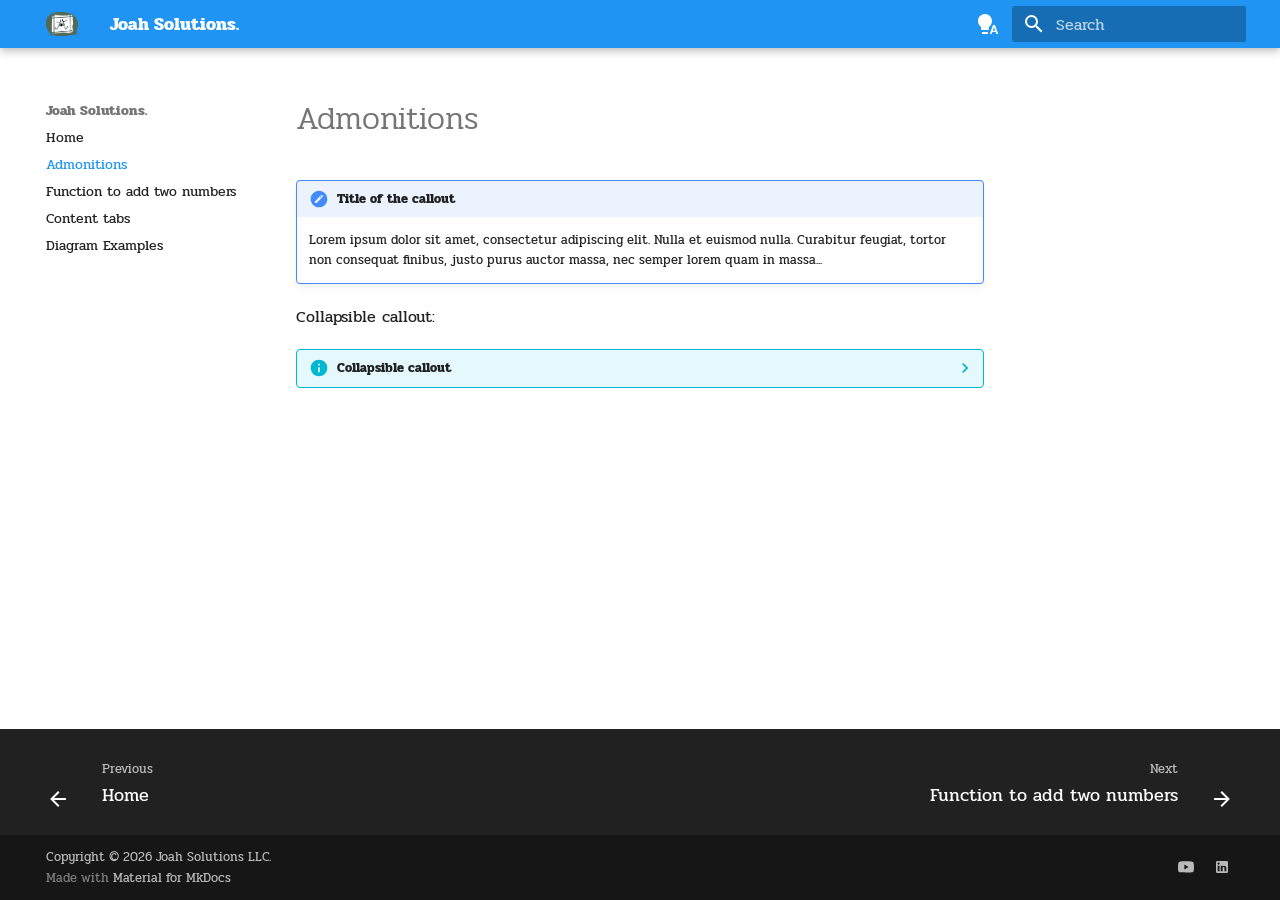
<file: admonitions/index.html>
<!doctype html>
<html lang="en" class="no-js">
  <head>
    
      <meta charset="utf-8">
      <meta name="viewport" content="width=device-width,initial-scale=1">
      
      
      
        <link rel="canonical" href="https://www.joahsolutions.com/admonitions/">
      
      
        <link rel="prev" href="..">
      
      
        <link rel="next" href="../code-examples/">
      
      
        
      
      
      <link rel="icon" href="../assets/joah-new.png">
      <meta name="generator" content="mkdocs-1.6.1, mkdocs-material-9.7.7">
    
    
      
        <title>Admonitions - Joah Solutions.</title>
      
    
    
      <link rel="stylesheet" href="../assets/stylesheets/main.ec1eaa64.min.css">
      
        
        <link rel="stylesheet" href="../assets/stylesheets/palette.ab4e12ef.min.css">
      
      


    
    
      
    
    
      
        
        
        <link rel="preconnect" href="https://fonts.gstatic.com" crossorigin>
        <link rel="stylesheet" href="https://fonts.googleapis.com/css?family=Pridi:300,300i,400,400i,700,700i%7CRoboto+Mono:400,400i,700,700i&display=fallback">
        <style>:root{--md-text-font:"Pridi";--md-code-font:"Roboto Mono"}</style>
      
    
    
      <link rel="stylesheet" href="../stylesheets/extra.css">
    
    <script>__md_scope=new URL("..",location),__md_hash=e=>[...e].reduce(((e,_)=>(e<<5)-e+_.charCodeAt(0)),0),__md_get=(e,_=localStorage,t=__md_scope)=>JSON.parse(_.getItem(t.pathname+"."+e)),__md_set=(e,_,t=localStorage,a=__md_scope)=>{try{t.setItem(a.pathname+"."+e,JSON.stringify(_))}catch(e){}}</script>
    
      

    
    
  </head>
  
  
    
    
      
    
    
    
    
    <body dir="ltr" data-md-color-scheme="default" data-md-color-primary="teal" data-md-color-accent="orange">
  
    
    <input class="md-toggle" data-md-toggle="drawer" type="checkbox" id="__drawer" autocomplete="off">
    <input class="md-toggle" data-md-toggle="search" type="checkbox" id="__search" autocomplete="off">
    <label class="md-overlay" for="__drawer"></label>
    <div data-md-component="skip">
      
    </div>
    <div data-md-component="announce">
      
    </div>
    
    
      

  

<header class="md-header md-header--shadow" data-md-component="header">
  <nav class="md-header__inner md-grid" aria-label="Header">
    <a href=".." title="Joah Solutions." class="md-header__button md-logo" aria-label="Joah Solutions." data-md-component="logo">
      
  <img src="../assets/joah-new.png" alt="logo">

    </a>
    <label class="md-header__button md-icon" for="__drawer">
      
      <svg xmlns="http://www.w3.org/2000/svg" viewBox="0 0 24 24"><path d="M3 6h18v2H3zm0 5h18v2H3zm0 5h18v2H3z"/></svg>
    </label>
    <div class="md-header__title" data-md-component="header-title">
      <div class="md-header__ellipsis">
        <div class="md-header__topic">
          <span class="md-ellipsis">
            Joah Solutions.
          </span>
        </div>
        <div class="md-header__topic" data-md-component="header-topic">
          <span class="md-ellipsis">
            
              Admonitions
            
          </span>
        </div>
      </div>
    </div>
    
      
        <form class="md-header__option" data-md-component="palette">
  
    
    
    
    <input class="md-option" data-md-color-media="(prefers-color-scheme)" data-md-color-scheme="default" data-md-color-primary="teal" data-md-color-accent="orange"  aria-label="system auto"  type="radio" name="__palette" id="__palette_0">
    
      <label class="md-header__button md-icon" title="system auto" for="__palette_1" hidden>
        <svg xmlns="http://www.w3.org/2000/svg" viewBox="0 0 24 24"><path d="M9 2C5.13 2 2 5.13 2 9c0 2.38 1.19 4.47 3 5.74V17c0 .55.45 1 1 1h6c.55 0 1-.45 1-1v-2.26c1.81-1.27 3-3.36 3-5.74 0-3.87-3.13-7-7-7M6 21c0 .55.45 1 1 1h4c.55 0 1-.45 1-1v-1H6zm13-8h-2l-3.2 9h1.9l.7-2h3.2l.7 2h1.9zm-2.15 5.65L18 15l1.15 3.65z"/></svg>
      </label>
    
  
    
    
    
    <input class="md-option" data-md-color-media="(prefers-color-scheme: light)" data-md-color-scheme="default" data-md-color-primary="blue" data-md-color-accent="deep-purple"  aria-label="light mode"  type="radio" name="__palette" id="__palette_1">
    
      <label class="md-header__button md-icon" title="light mode" for="__palette_2" hidden>
        <svg xmlns="http://www.w3.org/2000/svg" viewBox="0 0 16 16"><path d="M8 1.5c-2.363 0-4 1.69-4 3.75 0 .984.424 1.625.984 2.304l.214.253c.223.264.47.556.673.848.284.411.537.896.621 1.49a.75.75 0 0 1-1.484.211c-.04-.282-.163-.547-.37-.847a9 9 0 0 0-.542-.68q-.126-.149-.268-.32C3.201 7.75 2.5 6.766 2.5 5.25 2.5 2.31 4.863 0 8 0s5.5 2.31 5.5 5.25c0 1.516-.701 2.5-1.328 3.259q-.142.172-.268.319c-.207.245-.383.453-.541.681-.208.3-.33.565-.37.847a.751.751 0 0 1-1.485-.212c.084-.593.337-1.078.621-1.489.203-.292.45-.584.673-.848q.113-.133.213-.253c.561-.679.985-1.32.985-2.304 0-2.06-1.637-3.75-4-3.75M5.75 12h4.5a.75.75 0 0 1 0 1.5h-4.5a.75.75 0 0 1 0-1.5M6 15.25a.75.75 0 0 1 .75-.75h2.5a.75.75 0 0 1 0 1.5h-2.5a.75.75 0 0 1-.75-.75"/></svg>
      </label>
    
  
    
    
    
    <input class="md-option" data-md-color-media="(prefers-color-scheme: dark)" data-md-color-scheme="slate" data-md-color-primary="teal" data-md-color-accent="orange"  aria-label="dark mode"  type="radio" name="__palette" id="__palette_2">
    
      <label class="md-header__button md-icon" title="dark mode" for="__palette_0" hidden>
        <svg xmlns="http://www.w3.org/2000/svg" viewBox="0 0 24 24"><path d="M12 2a7 7 0 0 0-7 7c0 2.38 1.19 4.47 3 5.74V17a1 1 0 0 0 1 1h6a1 1 0 0 0 1-1v-2.26c1.81-1.27 3-3.36 3-5.74a7 7 0 0 0-7-7M9 21a1 1 0 0 0 1 1h4a1 1 0 0 0 1-1v-1H9z"/></svg>
      </label>
    
  
</form>
      
    
    
      <script>var palette=__md_get("__palette");if(palette&&palette.color){if("(prefers-color-scheme)"===palette.color.media){var media=matchMedia("(prefers-color-scheme: light)"),input=document.querySelector(media.matches?"[data-md-color-media='(prefers-color-scheme: light)']":"[data-md-color-media='(prefers-color-scheme: dark)']");palette.color.media=input.getAttribute("data-md-color-media"),palette.color.scheme=input.getAttribute("data-md-color-scheme"),palette.color.primary=input.getAttribute("data-md-color-primary"),palette.color.accent=input.getAttribute("data-md-color-accent")}for(var[key,value]of Object.entries(palette.color))document.body.setAttribute("data-md-color-"+key,value)}</script>
    
    
    
      
      
        <label class="md-header__button md-icon" for="__search">
          
          <svg xmlns="http://www.w3.org/2000/svg" viewBox="0 0 24 24"><path d="M9.5 3A6.5 6.5 0 0 1 16 9.5c0 1.61-.59 3.09-1.56 4.23l.27.27h.79l5 5-1.5 1.5-5-5v-.79l-.27-.27A6.52 6.52 0 0 1 9.5 16 6.5 6.5 0 0 1 3 9.5 6.5 6.5 0 0 1 9.5 3m0 2C7 5 5 7 5 9.5S7 14 9.5 14 14 12 14 9.5 12 5 9.5 5"/></svg>
        </label>
        <div class="md-search" data-md-component="search" role="dialog">
  <label class="md-search__overlay" for="__search"></label>
  <div class="md-search__inner" role="search">
    <form class="md-search__form" name="search">
      <input type="text" class="md-search__input" name="query" aria-label="Search" placeholder="Search" autocapitalize="off" autocorrect="off" autocomplete="off" spellcheck="false" data-md-component="search-query" required>
      <label class="md-search__icon md-icon" for="__search">
        
        <svg xmlns="http://www.w3.org/2000/svg" viewBox="0 0 24 24"><path d="M9.5 3A6.5 6.5 0 0 1 16 9.5c0 1.61-.59 3.09-1.56 4.23l.27.27h.79l5 5-1.5 1.5-5-5v-.79l-.27-.27A6.52 6.52 0 0 1 9.5 16 6.5 6.5 0 0 1 3 9.5 6.5 6.5 0 0 1 9.5 3m0 2C7 5 5 7 5 9.5S7 14 9.5 14 14 12 14 9.5 12 5 9.5 5"/></svg>
        
        <svg xmlns="http://www.w3.org/2000/svg" viewBox="0 0 24 24"><path d="M20 11v2H8l5.5 5.5-1.42 1.42L4.16 12l7.92-7.92L13.5 5.5 8 11z"/></svg>
      </label>
      <nav class="md-search__options" aria-label="Search">
        
        <button type="reset" class="md-search__icon md-icon" title="Clear" aria-label="Clear" tabindex="-1">
          
          <svg xmlns="http://www.w3.org/2000/svg" viewBox="0 0 24 24"><path d="M19 6.41 17.59 5 12 10.59 6.41 5 5 6.41 10.59 12 5 17.59 6.41 19 12 13.41 17.59 19 19 17.59 13.41 12z"/></svg>
        </button>
      </nav>
      
    </form>
    <div class="md-search__output">
      <div class="md-search__scrollwrap" tabindex="0" data-md-scrollfix>
        <div class="md-search-result" data-md-component="search-result">
          <div class="md-search-result__meta">
            Initializing search
          </div>
          <ol class="md-search-result__list" role="presentation"></ol>
        </div>
      </div>
    </div>
  </div>
</div>
      
    
    
  </nav>
  
</header>
    
    <div class="md-container" data-md-component="container">
      
      
        
          
        
      
      <main class="md-main" data-md-component="main">
        <div class="md-main__inner md-grid">
          
            
              
              <div class="md-sidebar md-sidebar--primary" data-md-component="sidebar" data-md-type="navigation" >
                <div class="md-sidebar__scrollwrap">
                  <div class="md-sidebar__inner">
                    



<nav class="md-nav md-nav--primary" aria-label="Navigation" data-md-level="0">
  <label class="md-nav__title" for="__drawer">
    <a href=".." title="Joah Solutions." class="md-nav__button md-logo" aria-label="Joah Solutions." data-md-component="logo">
      
  <img src="../assets/joah-new.png" alt="logo">

    </a>
    Joah Solutions.
  </label>
  
  <ul class="md-nav__list" data-md-scrollfix>
    
      
      
  
  
  
  
    <li class="md-nav__item">
      <a href=".." class="md-nav__link">
        
  
  
  <span class="md-ellipsis">
    
  
    Home
  

    
  </span>
  
  

      </a>
    </li>
  

    
      
      
  
  
    
  
  
  
    <li class="md-nav__item md-nav__item--active">
      
      <input class="md-nav__toggle md-toggle" type="checkbox" id="__toc">
      
      
      
      <a href="./" class="md-nav__link md-nav__link--active">
        
  
  
  <span class="md-ellipsis">
    
  
    Admonitions
  

    
  </span>
  
  

      </a>
      
    </li>
  

    
      
      
  
  
  
  
    <li class="md-nav__item">
      <a href="../code-examples/" class="md-nav__link">
        
  
  
  <span class="md-ellipsis">
    
  
    Function to add two numbers
  

    
  </span>
  
  

      </a>
    </li>
  

    
      
      
  
  
  
  
    <li class="md-nav__item">
      <a href="../content-tabs/" class="md-nav__link">
        
  
  
  <span class="md-ellipsis">
    
  
    Content tabs
  

    
  </span>
  
  

      </a>
    </li>
  

    
      
      
  
  
  
  
    <li class="md-nav__item">
      <a href="../diagram-example/" class="md-nav__link">
        
  
  
  <span class="md-ellipsis">
    
  
    Diagram Examples
  

    
  </span>
  
  

      </a>
    </li>
  

    
  </ul>
</nav>
                  </div>
                </div>
              </div>
            
            
              
              <div class="md-sidebar md-sidebar--secondary" data-md-component="sidebar" data-md-type="toc" >
                <div class="md-sidebar__scrollwrap">
                  <div class="md-sidebar__inner">
                    

<nav class="md-nav md-nav--secondary" aria-label="Table of contents">
  
  
  
  
</nav>
                  </div>
                </div>
              </div>
            
          
          
            <div class="md-content" data-md-component="content">
              
              <article class="md-content__inner md-typeset">
                
                  



  <h1>Admonitions</h1>

<div class="admonition note">
<p class="admonition-title">Title of the callout</p>
<p>Lorem ipsum dolor sit amet, consectetur adipiscing elit. Nulla et euismod
nulla. Curabitur feugiat, tortor non consequat finibus, justo purus auctor
massa, nec semper lorem quam in massa...</p>
</div>
<p>Collapsible callout:</p>
<details class="info">
<summary>Collapsible callout</summary>
<p>Lorem ipsum dolor sit amet, consectetur adipiscing elit. Nulla et euismod
nulla. Curabitur feugiat, tortor non consequat finibus, justo purus auctor
massa, nec semper lorem quam in massa.</p>
</details>












                
              </article>
            </div>
          
          
<script>var target=document.getElementById(location.hash.slice(1));target&&target.name&&(target.checked=target.name.startsWith("__tabbed_"))</script>
        </div>
        
          <button type="button" class="md-top md-icon" data-md-component="top" hidden>
  
  <svg xmlns="http://www.w3.org/2000/svg" viewBox="0 0 24 24"><path d="M13 20h-2V8l-5.5 5.5-1.42-1.42L12 4.16l7.92 7.92-1.42 1.42L13 8z"/></svg>
  Back to top
</button>
        
      </main>
      
        <footer class="md-footer">
  
    
      
      <nav class="md-footer__inner md-grid" aria-label="Footer" >
        
          
          <a href=".." class="md-footer__link md-footer__link--prev" aria-label="Previous: Home">
            <div class="md-footer__button md-icon">
              
              <svg xmlns="http://www.w3.org/2000/svg" viewBox="0 0 24 24"><path d="M20 11v2H8l5.5 5.5-1.42 1.42L4.16 12l7.92-7.92L13.5 5.5 8 11z"/></svg>
            </div>
            <div class="md-footer__title">
              <span class="md-footer__direction">
                Previous
              </span>
              <div class="md-ellipsis">
                Home
              </div>
            </div>
          </a>
        
        
          
          <a href="../code-examples/" class="md-footer__link md-footer__link--next" aria-label="Next: Function to add two numbers">
            <div class="md-footer__title">
              <span class="md-footer__direction">
                Next
              </span>
              <div class="md-ellipsis">
                Function to add two numbers
              </div>
            </div>
            <div class="md-footer__button md-icon">
              
              <svg xmlns="http://www.w3.org/2000/svg" viewBox="0 0 24 24"><path d="M4 11v2h12l-5.5 5.5 1.42 1.42L19.84 12l-7.92-7.92L10.5 5.5 16 11z"/></svg>
            </div>
          </a>
        
      </nav>
    
  
  <div class="md-footer-meta md-typeset">
    <div class="md-footer-meta__inner md-grid">
      <div class="md-copyright">
  
    <div class="md-copyright__highlight">
      Copyright &copy; 2026 Joah Solutions LLC.
    </div>
  
  
    Made with
    <a href="https://squidfunk.github.io/mkdocs-material/" target="_blank" rel="noopener">
      Material for MkDocs
    </a>
  
</div>
      
        
<div class="md-social">
  
    
    
    
    
      
      
    
    <a href="https://youtube.com/@PrashanthSavalam" target="_blank" rel="noopener" title="youtube.com" class="md-social__link">
      <svg xmlns="http://www.w3.org/2000/svg" viewBox="0 0 24 24"><path d="M23.498 6.186a3.02 3.02 0 0 0-2.122-2.136C19.505 3.545 12 3.545 12 3.545s-7.505 0-9.377.505A3.02 3.02 0 0 0 .502 6.186C0 8.07 0 12 0 12s0 3.93.502 5.814a3.02 3.02 0 0 0 2.122 2.136c1.871.505 9.376.505 9.376.505s7.505 0 9.377-.505a3.02 3.02 0 0 0 2.122-2.136C24 15.93 24 12 24 12s0-3.93-.502-5.814M9.545 15.568V8.432L15.818 12z"/></svg>
    </a>
  
    
    
    
    
      
      
    
    <a href="https://linkedin.com/in/prashanth-s-71239a263" target="_blank" rel="noopener" title="linkedin.com" class="md-social__link">
      <svg xmlns="http://www.w3.org/2000/svg" viewBox="0 0 24 24"><path d="M19 3a2 2 0 0 1 2 2v14a2 2 0 0 1-2 2H5a2 2 0 0 1-2-2V5a2 2 0 0 1 2-2zm-.5 15.5v-5.3a3.26 3.26 0 0 0-3.26-3.26c-.85 0-1.84.52-2.32 1.3v-1.11h-2.79v8.37h2.79v-4.93c0-.77.62-1.4 1.39-1.4a1.4 1.4 0 0 1 1.4 1.4v4.93zM6.88 8.56a1.68 1.68 0 0 0 1.68-1.68c0-.93-.75-1.69-1.68-1.69a1.69 1.69 0 0 0-1.69 1.69c0 .93.76 1.68 1.69 1.68m1.39 9.94v-8.37H5.5v8.37z"/></svg>
    </a>
  
</div>
      
    </div>
  </div>
</footer>
      
    </div>
    <div class="md-dialog" data-md-component="dialog">
      <div class="md-dialog__inner md-typeset"></div>
    </div>
    
    
    
      
      
      <script id="__config" type="application/json">{"annotate": null, "base": "..", "features": ["content.code.copy", "navigation.footer", "navigation.instant", "navigation.instant.prefetch", "navigation.top"], "search": "../assets/javascripts/workers/search.2c215733.min.js", "tags": null, "translations": {"clipboard.copied": "Copied to clipboard", "clipboard.copy": "Copy to clipboard", "search.result.more.one": "1 more on this page", "search.result.more.other": "# more on this page", "search.result.none": "No matching documents", "search.result.one": "1 matching document", "search.result.other": "# matching documents", "search.result.placeholder": "Type to start searching", "search.result.term.missing": "Missing", "select.version": "Select version"}, "version": null}</script>
    
    
      <script src="../assets/javascripts/bundle.d7400e89.min.js"></script>
      
    
  </body>
</html>
</file>
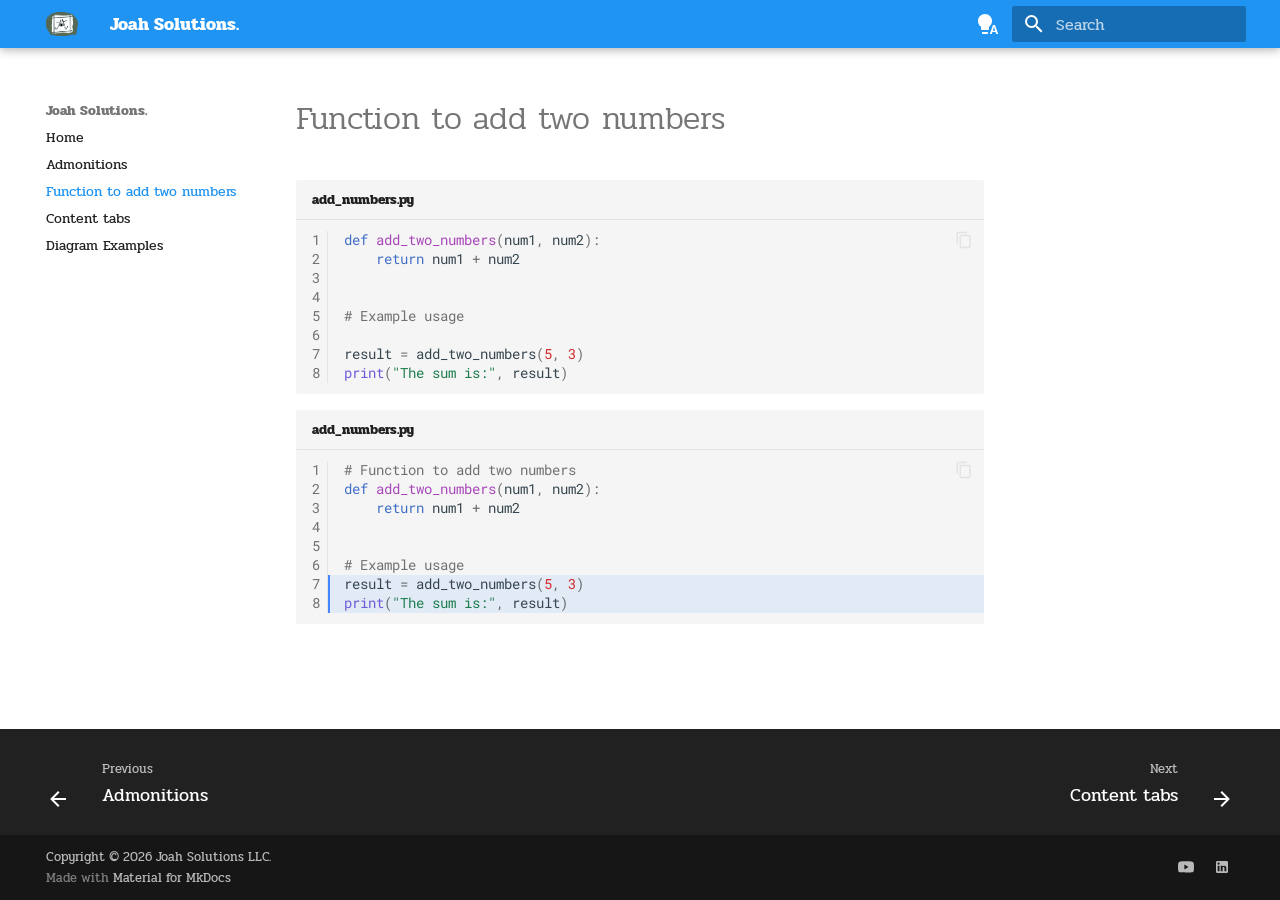
<file: code-examples/index.html>
<!doctype html>
<html lang="en" class="no-js">
  <head>
    
      <meta charset="utf-8">
      <meta name="viewport" content="width=device-width,initial-scale=1">
      
      
      
        <link rel="canonical" href="https://www.joahsolutions.com/code-examples/">
      
      
        <link rel="prev" href="../admonitions/">
      
      
        <link rel="next" href="../content-tabs/">
      
      
        
      
      
      <link rel="icon" href="../assets/joah-new.png">
      <meta name="generator" content="mkdocs-1.6.1, mkdocs-material-9.7.7">
    
    
      
        <title>Function to add two numbers - Joah Solutions.</title>
      
    
    
      <link rel="stylesheet" href="../assets/stylesheets/main.ec1eaa64.min.css">
      
        
        <link rel="stylesheet" href="../assets/stylesheets/palette.ab4e12ef.min.css">
      
      


    
    
      
    
    
      
        
        
        <link rel="preconnect" href="https://fonts.gstatic.com" crossorigin>
        <link rel="stylesheet" href="https://fonts.googleapis.com/css?family=Pridi:300,300i,400,400i,700,700i%7CRoboto+Mono:400,400i,700,700i&display=fallback">
        <style>:root{--md-text-font:"Pridi";--md-code-font:"Roboto Mono"}</style>
      
    
    
      <link rel="stylesheet" href="../stylesheets/extra.css">
    
    <script>__md_scope=new URL("..",location),__md_hash=e=>[...e].reduce(((e,_)=>(e<<5)-e+_.charCodeAt(0)),0),__md_get=(e,_=localStorage,t=__md_scope)=>JSON.parse(_.getItem(t.pathname+"."+e)),__md_set=(e,_,t=localStorage,a=__md_scope)=>{try{t.setItem(a.pathname+"."+e,JSON.stringify(_))}catch(e){}}</script>
    
      

    
    
  </head>
  
  
    
    
      
    
    
    
    
    <body dir="ltr" data-md-color-scheme="default" data-md-color-primary="teal" data-md-color-accent="orange">
  
    
    <input class="md-toggle" data-md-toggle="drawer" type="checkbox" id="__drawer" autocomplete="off">
    <input class="md-toggle" data-md-toggle="search" type="checkbox" id="__search" autocomplete="off">
    <label class="md-overlay" for="__drawer"></label>
    <div data-md-component="skip">
      
        
        <a href="#function-to-add-two-numbers" class="md-skip">
          Skip to content
        </a>
      
    </div>
    <div data-md-component="announce">
      
    </div>
    
    
      

  

<header class="md-header md-header--shadow" data-md-component="header">
  <nav class="md-header__inner md-grid" aria-label="Header">
    <a href=".." title="Joah Solutions." class="md-header__button md-logo" aria-label="Joah Solutions." data-md-component="logo">
      
  <img src="../assets/joah-new.png" alt="logo">

    </a>
    <label class="md-header__button md-icon" for="__drawer">
      
      <svg xmlns="http://www.w3.org/2000/svg" viewBox="0 0 24 24"><path d="M3 6h18v2H3zm0 5h18v2H3zm0 5h18v2H3z"/></svg>
    </label>
    <div class="md-header__title" data-md-component="header-title">
      <div class="md-header__ellipsis">
        <div class="md-header__topic">
          <span class="md-ellipsis">
            Joah Solutions.
          </span>
        </div>
        <div class="md-header__topic" data-md-component="header-topic">
          <span class="md-ellipsis">
            
              Function to add two numbers
            
          </span>
        </div>
      </div>
    </div>
    
      
        <form class="md-header__option" data-md-component="palette">
  
    
    
    
    <input class="md-option" data-md-color-media="(prefers-color-scheme)" data-md-color-scheme="default" data-md-color-primary="teal" data-md-color-accent="orange"  aria-label="system auto"  type="radio" name="__palette" id="__palette_0">
    
      <label class="md-header__button md-icon" title="system auto" for="__palette_1" hidden>
        <svg xmlns="http://www.w3.org/2000/svg" viewBox="0 0 24 24"><path d="M9 2C5.13 2 2 5.13 2 9c0 2.38 1.19 4.47 3 5.74V17c0 .55.45 1 1 1h6c.55 0 1-.45 1-1v-2.26c1.81-1.27 3-3.36 3-5.74 0-3.87-3.13-7-7-7M6 21c0 .55.45 1 1 1h4c.55 0 1-.45 1-1v-1H6zm13-8h-2l-3.2 9h1.9l.7-2h3.2l.7 2h1.9zm-2.15 5.65L18 15l1.15 3.65z"/></svg>
      </label>
    
  
    
    
    
    <input class="md-option" data-md-color-media="(prefers-color-scheme: light)" data-md-color-scheme="default" data-md-color-primary="blue" data-md-color-accent="deep-purple"  aria-label="light mode"  type="radio" name="__palette" id="__palette_1">
    
      <label class="md-header__button md-icon" title="light mode" for="__palette_2" hidden>
        <svg xmlns="http://www.w3.org/2000/svg" viewBox="0 0 16 16"><path d="M8 1.5c-2.363 0-4 1.69-4 3.75 0 .984.424 1.625.984 2.304l.214.253c.223.264.47.556.673.848.284.411.537.896.621 1.49a.75.75 0 0 1-1.484.211c-.04-.282-.163-.547-.37-.847a9 9 0 0 0-.542-.68q-.126-.149-.268-.32C3.201 7.75 2.5 6.766 2.5 5.25 2.5 2.31 4.863 0 8 0s5.5 2.31 5.5 5.25c0 1.516-.701 2.5-1.328 3.259q-.142.172-.268.319c-.207.245-.383.453-.541.681-.208.3-.33.565-.37.847a.751.751 0 0 1-1.485-.212c.084-.593.337-1.078.621-1.489.203-.292.45-.584.673-.848q.113-.133.213-.253c.561-.679.985-1.32.985-2.304 0-2.06-1.637-3.75-4-3.75M5.75 12h4.5a.75.75 0 0 1 0 1.5h-4.5a.75.75 0 0 1 0-1.5M6 15.25a.75.75 0 0 1 .75-.75h2.5a.75.75 0 0 1 0 1.5h-2.5a.75.75 0 0 1-.75-.75"/></svg>
      </label>
    
  
    
    
    
    <input class="md-option" data-md-color-media="(prefers-color-scheme: dark)" data-md-color-scheme="slate" data-md-color-primary="teal" data-md-color-accent="orange"  aria-label="dark mode"  type="radio" name="__palette" id="__palette_2">
    
      <label class="md-header__button md-icon" title="dark mode" for="__palette_0" hidden>
        <svg xmlns="http://www.w3.org/2000/svg" viewBox="0 0 24 24"><path d="M12 2a7 7 0 0 0-7 7c0 2.38 1.19 4.47 3 5.74V17a1 1 0 0 0 1 1h6a1 1 0 0 0 1-1v-2.26c1.81-1.27 3-3.36 3-5.74a7 7 0 0 0-7-7M9 21a1 1 0 0 0 1 1h4a1 1 0 0 0 1-1v-1H9z"/></svg>
      </label>
    
  
</form>
      
    
    
      <script>var palette=__md_get("__palette");if(palette&&palette.color){if("(prefers-color-scheme)"===palette.color.media){var media=matchMedia("(prefers-color-scheme: light)"),input=document.querySelector(media.matches?"[data-md-color-media='(prefers-color-scheme: light)']":"[data-md-color-media='(prefers-color-scheme: dark)']");palette.color.media=input.getAttribute("data-md-color-media"),palette.color.scheme=input.getAttribute("data-md-color-scheme"),palette.color.primary=input.getAttribute("data-md-color-primary"),palette.color.accent=input.getAttribute("data-md-color-accent")}for(var[key,value]of Object.entries(palette.color))document.body.setAttribute("data-md-color-"+key,value)}</script>
    
    
    
      
      
        <label class="md-header__button md-icon" for="__search">
          
          <svg xmlns="http://www.w3.org/2000/svg" viewBox="0 0 24 24"><path d="M9.5 3A6.5 6.5 0 0 1 16 9.5c0 1.61-.59 3.09-1.56 4.23l.27.27h.79l5 5-1.5 1.5-5-5v-.79l-.27-.27A6.52 6.52 0 0 1 9.5 16 6.5 6.5 0 0 1 3 9.5 6.5 6.5 0 0 1 9.5 3m0 2C7 5 5 7 5 9.5S7 14 9.5 14 14 12 14 9.5 12 5 9.5 5"/></svg>
        </label>
        <div class="md-search" data-md-component="search" role="dialog">
  <label class="md-search__overlay" for="__search"></label>
  <div class="md-search__inner" role="search">
    <form class="md-search__form" name="search">
      <input type="text" class="md-search__input" name="query" aria-label="Search" placeholder="Search" autocapitalize="off" autocorrect="off" autocomplete="off" spellcheck="false" data-md-component="search-query" required>
      <label class="md-search__icon md-icon" for="__search">
        
        <svg xmlns="http://www.w3.org/2000/svg" viewBox="0 0 24 24"><path d="M9.5 3A6.5 6.5 0 0 1 16 9.5c0 1.61-.59 3.09-1.56 4.23l.27.27h.79l5 5-1.5 1.5-5-5v-.79l-.27-.27A6.52 6.52 0 0 1 9.5 16 6.5 6.5 0 0 1 3 9.5 6.5 6.5 0 0 1 9.5 3m0 2C7 5 5 7 5 9.5S7 14 9.5 14 14 12 14 9.5 12 5 9.5 5"/></svg>
        
        <svg xmlns="http://www.w3.org/2000/svg" viewBox="0 0 24 24"><path d="M20 11v2H8l5.5 5.5-1.42 1.42L4.16 12l7.92-7.92L13.5 5.5 8 11z"/></svg>
      </label>
      <nav class="md-search__options" aria-label="Search">
        
        <button type="reset" class="md-search__icon md-icon" title="Clear" aria-label="Clear" tabindex="-1">
          
          <svg xmlns="http://www.w3.org/2000/svg" viewBox="0 0 24 24"><path d="M19 6.41 17.59 5 12 10.59 6.41 5 5 6.41 10.59 12 5 17.59 6.41 19 12 13.41 17.59 19 19 17.59 13.41 12z"/></svg>
        </button>
      </nav>
      
    </form>
    <div class="md-search__output">
      <div class="md-search__scrollwrap" tabindex="0" data-md-scrollfix>
        <div class="md-search-result" data-md-component="search-result">
          <div class="md-search-result__meta">
            Initializing search
          </div>
          <ol class="md-search-result__list" role="presentation"></ol>
        </div>
      </div>
    </div>
  </div>
</div>
      
    
    
  </nav>
  
</header>
    
    <div class="md-container" data-md-component="container">
      
      
        
          
        
      
      <main class="md-main" data-md-component="main">
        <div class="md-main__inner md-grid">
          
            
              
              <div class="md-sidebar md-sidebar--primary" data-md-component="sidebar" data-md-type="navigation" >
                <div class="md-sidebar__scrollwrap">
                  <div class="md-sidebar__inner">
                    



<nav class="md-nav md-nav--primary" aria-label="Navigation" data-md-level="0">
  <label class="md-nav__title" for="__drawer">
    <a href=".." title="Joah Solutions." class="md-nav__button md-logo" aria-label="Joah Solutions." data-md-component="logo">
      
  <img src="../assets/joah-new.png" alt="logo">

    </a>
    Joah Solutions.
  </label>
  
  <ul class="md-nav__list" data-md-scrollfix>
    
      
      
  
  
  
  
    <li class="md-nav__item">
      <a href=".." class="md-nav__link">
        
  
  
  <span class="md-ellipsis">
    
  
    Home
  

    
  </span>
  
  

      </a>
    </li>
  

    
      
      
  
  
  
  
    <li class="md-nav__item">
      <a href="../admonitions/" class="md-nav__link">
        
  
  
  <span class="md-ellipsis">
    
  
    Admonitions
  

    
  </span>
  
  

      </a>
    </li>
  

    
      
      
  
  
    
  
  
  
    <li class="md-nav__item md-nav__item--active">
      
      <input class="md-nav__toggle md-toggle" type="checkbox" id="__toc">
      
      
        
      
      
      <a href="./" class="md-nav__link md-nav__link--active">
        
  
  
  <span class="md-ellipsis">
    
  
    Function to add two numbers
  

    
  </span>
  
  

      </a>
      
    </li>
  

    
      
      
  
  
  
  
    <li class="md-nav__item">
      <a href="../content-tabs/" class="md-nav__link">
        
  
  
  <span class="md-ellipsis">
    
  
    Content tabs
  

    
  </span>
  
  

      </a>
    </li>
  

    
      
      
  
  
  
  
    <li class="md-nav__item">
      <a href="../diagram-example/" class="md-nav__link">
        
  
  
  <span class="md-ellipsis">
    
  
    Diagram Examples
  

    
  </span>
  
  

      </a>
    </li>
  

    
  </ul>
</nav>
                  </div>
                </div>
              </div>
            
            
              
              <div class="md-sidebar md-sidebar--secondary" data-md-component="sidebar" data-md-type="toc" >
                <div class="md-sidebar__scrollwrap">
                  <div class="md-sidebar__inner">
                    

<nav class="md-nav md-nav--secondary" aria-label="Table of contents">
  
  
  
    
  
  
</nav>
                  </div>
                </div>
              </div>
            
          
          
            <div class="md-content" data-md-component="content">
              
              <article class="md-content__inner md-typeset">
                
                  



<h1 id="function-to-add-two-numbers">Function to add two numbers</h1>
<div class="language-python highlight"><table class="highlighttable"><tr><th colspan="2" class="filename"><span class="filename">add_numbers.py</span></th></tr><tr><td class="linenos"><div class="linenodiv"><pre><span></span><span class="normal"><a href="#__codelineno-0-1">1</a></span>
<span class="normal"><a href="#__codelineno-0-2">2</a></span>
<span class="normal"><a href="#__codelineno-0-3">3</a></span>
<span class="normal"><a href="#__codelineno-0-4">4</a></span>
<span class="normal"><a href="#__codelineno-0-5">5</a></span>
<span class="normal"><a href="#__codelineno-0-6">6</a></span>
<span class="normal"><a href="#__codelineno-0-7">7</a></span>
<span class="normal"><a href="#__codelineno-0-8">8</a></span></pre></div></td><td class="code"><div><pre><span></span><code><span id="__span-0-1"><a id="__codelineno-0-1" name="__codelineno-0-1"></a><span class="k">def</span><span class="w"> </span><span class="nf">add_two_numbers</span><span class="p">(</span><span class="n">num1</span><span class="p">,</span> <span class="n">num2</span><span class="p">):</span>
</span><span id="__span-0-2"><a id="__codelineno-0-2" name="__codelineno-0-2"></a>    <span class="k">return</span> <span class="n">num1</span> <span class="o">+</span> <span class="n">num2</span>
</span><span id="__span-0-3"><a id="__codelineno-0-3" name="__codelineno-0-3"></a>
</span><span id="__span-0-4"><a id="__codelineno-0-4" name="__codelineno-0-4"></a>
</span><span id="__span-0-5"><a id="__codelineno-0-5" name="__codelineno-0-5"></a><span class="c1"># Example usage</span>
</span><span id="__span-0-6"><a id="__codelineno-0-6" name="__codelineno-0-6"></a>
</span><span id="__span-0-7"><a id="__codelineno-0-7" name="__codelineno-0-7"></a><span class="n">result</span> <span class="o">=</span> <span class="n">add_two_numbers</span><span class="p">(</span><span class="mi">5</span><span class="p">,</span> <span class="mi">3</span><span class="p">)</span>
</span><span id="__span-0-8"><a id="__codelineno-0-8" name="__codelineno-0-8"></a><span class="nb">print</span><span class="p">(</span><span class="s2">&quot;The sum is:&quot;</span><span class="p">,</span> <span class="n">result</span><span class="p">)</span>
</span></code></pre></div></td></tr></table></div>
<div class="language-py highlight"><table class="highlighttable"><tr><th colspan="2" class="filename"><span class="filename">add_numbers.py</span></th></tr><tr><td class="linenos"><div class="linenodiv"><pre><span></span><span class="normal"><a href="#__codelineno-1-1">1</a></span>
<span class="normal"><a href="#__codelineno-1-2">2</a></span>
<span class="normal"><a href="#__codelineno-1-3">3</a></span>
<span class="normal"><a href="#__codelineno-1-4">4</a></span>
<span class="normal"><a href="#__codelineno-1-5">5</a></span>
<span class="normal"><a href="#__codelineno-1-6">6</a></span>
<span class="normal"><a href="#__codelineno-1-7">7</a></span>
<span class="normal"><a href="#__codelineno-1-8">8</a></span></pre></div></td><td class="code"><div><pre><span></span><code><span id="__span-1-1"><a id="__codelineno-1-1" name="__codelineno-1-1"></a><span class="c1"># Function to add two numbers</span>
</span><span id="__span-1-2"><a id="__codelineno-1-2" name="__codelineno-1-2"></a><span class="k">def</span><span class="w"> </span><span class="nf">add_two_numbers</span><span class="p">(</span><span class="n">num1</span><span class="p">,</span> <span class="n">num2</span><span class="p">):</span>
</span><span id="__span-1-3"><a id="__codelineno-1-3" name="__codelineno-1-3"></a>    <span class="k">return</span> <span class="n">num1</span> <span class="o">+</span> <span class="n">num2</span>
</span><span id="__span-1-4"><a id="__codelineno-1-4" name="__codelineno-1-4"></a>
</span><span id="__span-1-5"><a id="__codelineno-1-5" name="__codelineno-1-5"></a>
</span><span id="__span-1-6"><a id="__codelineno-1-6" name="__codelineno-1-6"></a><span class="c1"># Example usage</span>
</span><span id="__span-1-7"><a id="__codelineno-1-7" name="__codelineno-1-7"></a><span class="hll"><span class="n">result</span> <span class="o">=</span> <span class="n">add_two_numbers</span><span class="p">(</span><span class="mi">5</span><span class="p">,</span> <span class="mi">3</span><span class="p">)</span>
</span></span><span id="__span-1-8"><a id="__codelineno-1-8" name="__codelineno-1-8"></a><span class="hll"><span class="nb">print</span><span class="p">(</span><span class="s2">&quot;The sum is:&quot;</span><span class="p">,</span> <span class="n">result</span><span class="p">)</span>
</span></span></code></pre></div></td></tr></table></div>












                
              </article>
            </div>
          
          
<script>var target=document.getElementById(location.hash.slice(1));target&&target.name&&(target.checked=target.name.startsWith("__tabbed_"))</script>
        </div>
        
          <button type="button" class="md-top md-icon" data-md-component="top" hidden>
  
  <svg xmlns="http://www.w3.org/2000/svg" viewBox="0 0 24 24"><path d="M13 20h-2V8l-5.5 5.5-1.42-1.42L12 4.16l7.92 7.92-1.42 1.42L13 8z"/></svg>
  Back to top
</button>
        
      </main>
      
        <footer class="md-footer">
  
    
      
      <nav class="md-footer__inner md-grid" aria-label="Footer" >
        
          
          <a href="../admonitions/" class="md-footer__link md-footer__link--prev" aria-label="Previous: Admonitions">
            <div class="md-footer__button md-icon">
              
              <svg xmlns="http://www.w3.org/2000/svg" viewBox="0 0 24 24"><path d="M20 11v2H8l5.5 5.5-1.42 1.42L4.16 12l7.92-7.92L13.5 5.5 8 11z"/></svg>
            </div>
            <div class="md-footer__title">
              <span class="md-footer__direction">
                Previous
              </span>
              <div class="md-ellipsis">
                Admonitions
              </div>
            </div>
          </a>
        
        
          
          <a href="../content-tabs/" class="md-footer__link md-footer__link--next" aria-label="Next: Content tabs">
            <div class="md-footer__title">
              <span class="md-footer__direction">
                Next
              </span>
              <div class="md-ellipsis">
                Content tabs
              </div>
            </div>
            <div class="md-footer__button md-icon">
              
              <svg xmlns="http://www.w3.org/2000/svg" viewBox="0 0 24 24"><path d="M4 11v2h12l-5.5 5.5 1.42 1.42L19.84 12l-7.92-7.92L10.5 5.5 16 11z"/></svg>
            </div>
          </a>
        
      </nav>
    
  
  <div class="md-footer-meta md-typeset">
    <div class="md-footer-meta__inner md-grid">
      <div class="md-copyright">
  
    <div class="md-copyright__highlight">
      Copyright &copy; 2026 Joah Solutions LLC.
    </div>
  
  
    Made with
    <a href="https://squidfunk.github.io/mkdocs-material/" target="_blank" rel="noopener">
      Material for MkDocs
    </a>
  
</div>
      
        
<div class="md-social">
  
    
    
    
    
      
      
    
    <a href="https://youtube.com/@PrashanthSavalam" target="_blank" rel="noopener" title="youtube.com" class="md-social__link">
      <svg xmlns="http://www.w3.org/2000/svg" viewBox="0 0 24 24"><path d="M23.498 6.186a3.02 3.02 0 0 0-2.122-2.136C19.505 3.545 12 3.545 12 3.545s-7.505 0-9.377.505A3.02 3.02 0 0 0 .502 6.186C0 8.07 0 12 0 12s0 3.93.502 5.814a3.02 3.02 0 0 0 2.122 2.136c1.871.505 9.376.505 9.376.505s7.505 0 9.377-.505a3.02 3.02 0 0 0 2.122-2.136C24 15.93 24 12 24 12s0-3.93-.502-5.814M9.545 15.568V8.432L15.818 12z"/></svg>
    </a>
  
    
    
    
    
      
      
    
    <a href="https://linkedin.com/in/prashanth-s-71239a263" target="_blank" rel="noopener" title="linkedin.com" class="md-social__link">
      <svg xmlns="http://www.w3.org/2000/svg" viewBox="0 0 24 24"><path d="M19 3a2 2 0 0 1 2 2v14a2 2 0 0 1-2 2H5a2 2 0 0 1-2-2V5a2 2 0 0 1 2-2zm-.5 15.5v-5.3a3.26 3.26 0 0 0-3.26-3.26c-.85 0-1.84.52-2.32 1.3v-1.11h-2.79v8.37h2.79v-4.93c0-.77.62-1.4 1.39-1.4a1.4 1.4 0 0 1 1.4 1.4v4.93zM6.88 8.56a1.68 1.68 0 0 0 1.68-1.68c0-.93-.75-1.69-1.68-1.69a1.69 1.69 0 0 0-1.69 1.69c0 .93.76 1.68 1.69 1.68m1.39 9.94v-8.37H5.5v8.37z"/></svg>
    </a>
  
</div>
      
    </div>
  </div>
</footer>
      
    </div>
    <div class="md-dialog" data-md-component="dialog">
      <div class="md-dialog__inner md-typeset"></div>
    </div>
    
    
    
      
      
      <script id="__config" type="application/json">{"annotate": null, "base": "..", "features": ["content.code.copy", "navigation.footer", "navigation.instant", "navigation.instant.prefetch", "navigation.top"], "search": "../assets/javascripts/workers/search.2c215733.min.js", "tags": null, "translations": {"clipboard.copied": "Copied to clipboard", "clipboard.copy": "Copy to clipboard", "search.result.more.one": "1 more on this page", "search.result.more.other": "# more on this page", "search.result.none": "No matching documents", "search.result.one": "1 matching document", "search.result.other": "# matching documents", "search.result.placeholder": "Type to start searching", "search.result.term.missing": "Missing", "select.version": "Select version"}, "version": null}</script>
    
    
      <script src="../assets/javascripts/bundle.d7400e89.min.js"></script>
      
    
  </body>
</html>
</file>
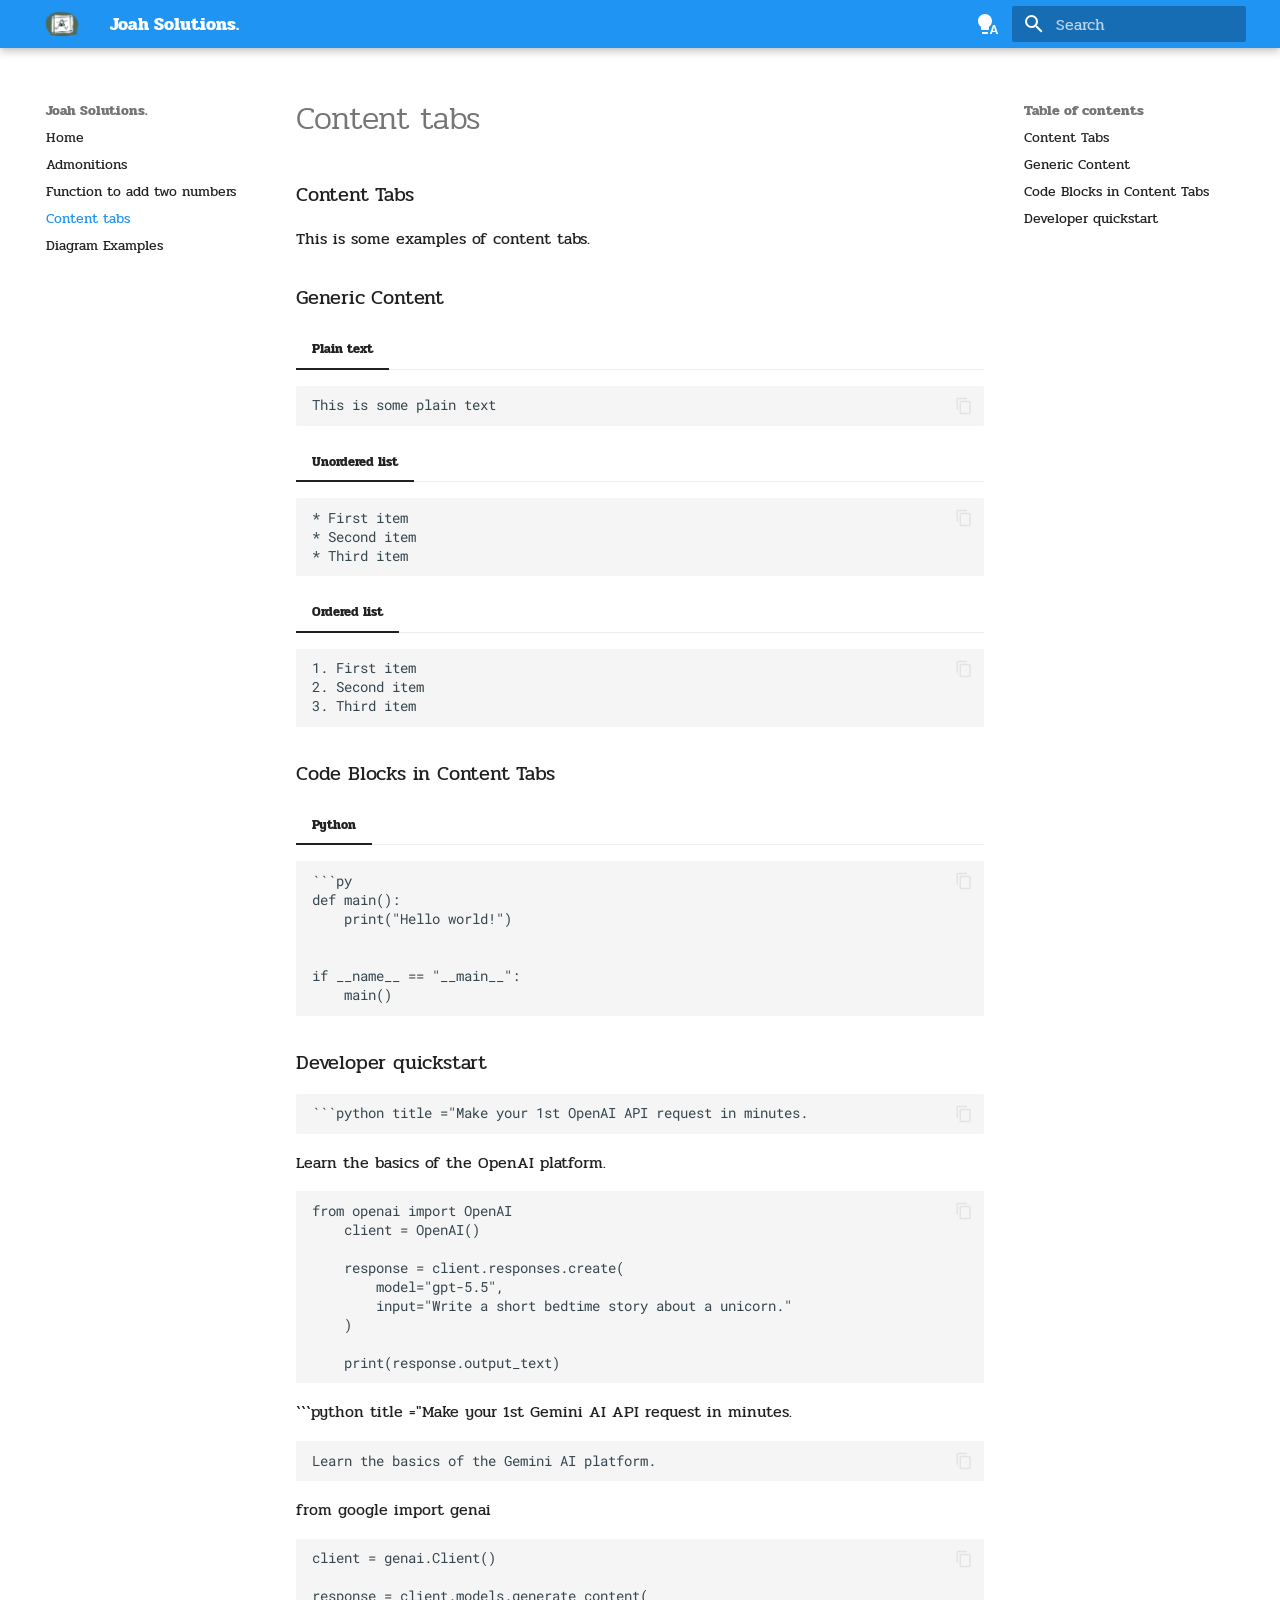
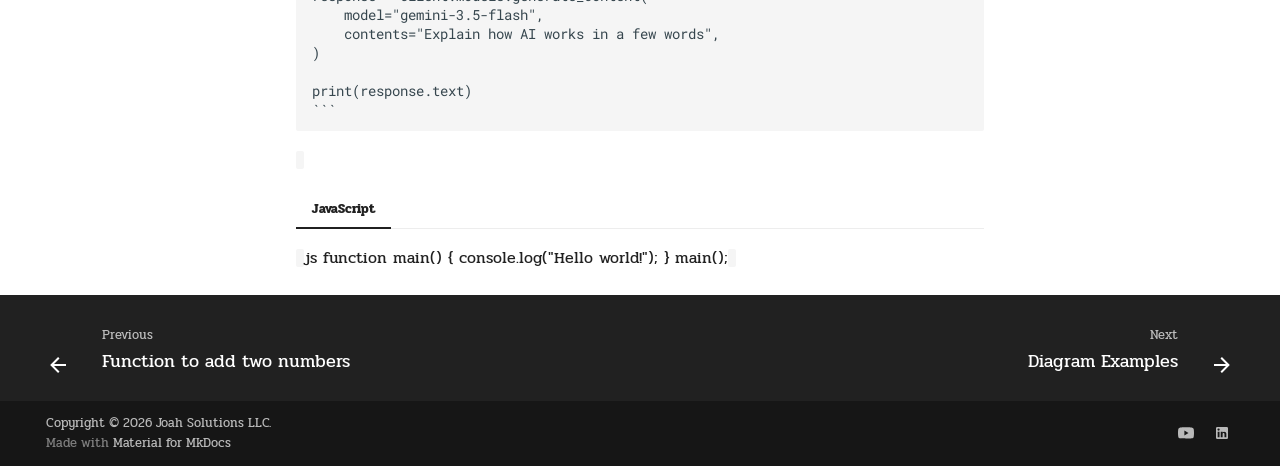
<file: content-tabs/index.html>
<!doctype html>
<html lang="en" class="no-js">
  <head>
    
      <meta charset="utf-8">
      <meta name="viewport" content="width=device-width,initial-scale=1">
      
      
      
        <link rel="canonical" href="https://www.joahsolutions.com/content-tabs/">
      
      
        <link rel="prev" href="../code-examples/">
      
      
        <link rel="next" href="../diagram-example/">
      
      
        
      
      
      <link rel="icon" href="../assets/joah-new.png">
      <meta name="generator" content="mkdocs-1.6.1, mkdocs-material-9.7.7">
    
    
      
        <title>Content tabs - Joah Solutions.</title>
      
    
    
      <link rel="stylesheet" href="../assets/stylesheets/main.ec1eaa64.min.css">
      
        
        <link rel="stylesheet" href="../assets/stylesheets/palette.ab4e12ef.min.css">
      
      


    
    
      
    
    
      
        
        
        <link rel="preconnect" href="https://fonts.gstatic.com" crossorigin>
        <link rel="stylesheet" href="https://fonts.googleapis.com/css?family=Pridi:300,300i,400,400i,700,700i%7CRoboto+Mono:400,400i,700,700i&display=fallback">
        <style>:root{--md-text-font:"Pridi";--md-code-font:"Roboto Mono"}</style>
      
    
    
      <link rel="stylesheet" href="../stylesheets/extra.css">
    
    <script>__md_scope=new URL("..",location),__md_hash=e=>[...e].reduce(((e,_)=>(e<<5)-e+_.charCodeAt(0)),0),__md_get=(e,_=localStorage,t=__md_scope)=>JSON.parse(_.getItem(t.pathname+"."+e)),__md_set=(e,_,t=localStorage,a=__md_scope)=>{try{t.setItem(a.pathname+"."+e,JSON.stringify(_))}catch(e){}}</script>
    
      

    
    
  </head>
  
  
    
    
      
    
    
    
    
    <body dir="ltr" data-md-color-scheme="default" data-md-color-primary="teal" data-md-color-accent="orange">
  
    
    <input class="md-toggle" data-md-toggle="drawer" type="checkbox" id="__drawer" autocomplete="off">
    <input class="md-toggle" data-md-toggle="search" type="checkbox" id="__search" autocomplete="off">
    <label class="md-overlay" for="__drawer"></label>
    <div data-md-component="skip">
      
        
        <a href="#content-tabs" class="md-skip">
          Skip to content
        </a>
      
    </div>
    <div data-md-component="announce">
      
    </div>
    
    
      

  

<header class="md-header md-header--shadow" data-md-component="header">
  <nav class="md-header__inner md-grid" aria-label="Header">
    <a href=".." title="Joah Solutions." class="md-header__button md-logo" aria-label="Joah Solutions." data-md-component="logo">
      
  <img src="../assets/joah-new.png" alt="logo">

    </a>
    <label class="md-header__button md-icon" for="__drawer">
      
      <svg xmlns="http://www.w3.org/2000/svg" viewBox="0 0 24 24"><path d="M3 6h18v2H3zm0 5h18v2H3zm0 5h18v2H3z"/></svg>
    </label>
    <div class="md-header__title" data-md-component="header-title">
      <div class="md-header__ellipsis">
        <div class="md-header__topic">
          <span class="md-ellipsis">
            Joah Solutions.
          </span>
        </div>
        <div class="md-header__topic" data-md-component="header-topic">
          <span class="md-ellipsis">
            
              Content tabs
            
          </span>
        </div>
      </div>
    </div>
    
      
        <form class="md-header__option" data-md-component="palette">
  
    
    
    
    <input class="md-option" data-md-color-media="(prefers-color-scheme)" data-md-color-scheme="default" data-md-color-primary="teal" data-md-color-accent="orange"  aria-label="system auto"  type="radio" name="__palette" id="__palette_0">
    
      <label class="md-header__button md-icon" title="system auto" for="__palette_1" hidden>
        <svg xmlns="http://www.w3.org/2000/svg" viewBox="0 0 24 24"><path d="M9 2C5.13 2 2 5.13 2 9c0 2.38 1.19 4.47 3 5.74V17c0 .55.45 1 1 1h6c.55 0 1-.45 1-1v-2.26c1.81-1.27 3-3.36 3-5.74 0-3.87-3.13-7-7-7M6 21c0 .55.45 1 1 1h4c.55 0 1-.45 1-1v-1H6zm13-8h-2l-3.2 9h1.9l.7-2h3.2l.7 2h1.9zm-2.15 5.65L18 15l1.15 3.65z"/></svg>
      </label>
    
  
    
    
    
    <input class="md-option" data-md-color-media="(prefers-color-scheme: light)" data-md-color-scheme="default" data-md-color-primary="blue" data-md-color-accent="deep-purple"  aria-label="light mode"  type="radio" name="__palette" id="__palette_1">
    
      <label class="md-header__button md-icon" title="light mode" for="__palette_2" hidden>
        <svg xmlns="http://www.w3.org/2000/svg" viewBox="0 0 16 16"><path d="M8 1.5c-2.363 0-4 1.69-4 3.75 0 .984.424 1.625.984 2.304l.214.253c.223.264.47.556.673.848.284.411.537.896.621 1.49a.75.75 0 0 1-1.484.211c-.04-.282-.163-.547-.37-.847a9 9 0 0 0-.542-.68q-.126-.149-.268-.32C3.201 7.75 2.5 6.766 2.5 5.25 2.5 2.31 4.863 0 8 0s5.5 2.31 5.5 5.25c0 1.516-.701 2.5-1.328 3.259q-.142.172-.268.319c-.207.245-.383.453-.541.681-.208.3-.33.565-.37.847a.751.751 0 0 1-1.485-.212c.084-.593.337-1.078.621-1.489.203-.292.45-.584.673-.848q.113-.133.213-.253c.561-.679.985-1.32.985-2.304 0-2.06-1.637-3.75-4-3.75M5.75 12h4.5a.75.75 0 0 1 0 1.5h-4.5a.75.75 0 0 1 0-1.5M6 15.25a.75.75 0 0 1 .75-.75h2.5a.75.75 0 0 1 0 1.5h-2.5a.75.75 0 0 1-.75-.75"/></svg>
      </label>
    
  
    
    
    
    <input class="md-option" data-md-color-media="(prefers-color-scheme: dark)" data-md-color-scheme="slate" data-md-color-primary="teal" data-md-color-accent="orange"  aria-label="dark mode"  type="radio" name="__palette" id="__palette_2">
    
      <label class="md-header__button md-icon" title="dark mode" for="__palette_0" hidden>
        <svg xmlns="http://www.w3.org/2000/svg" viewBox="0 0 24 24"><path d="M12 2a7 7 0 0 0-7 7c0 2.38 1.19 4.47 3 5.74V17a1 1 0 0 0 1 1h6a1 1 0 0 0 1-1v-2.26c1.81-1.27 3-3.36 3-5.74a7 7 0 0 0-7-7M9 21a1 1 0 0 0 1 1h4a1 1 0 0 0 1-1v-1H9z"/></svg>
      </label>
    
  
</form>
      
    
    
      <script>var palette=__md_get("__palette");if(palette&&palette.color){if("(prefers-color-scheme)"===palette.color.media){var media=matchMedia("(prefers-color-scheme: light)"),input=document.querySelector(media.matches?"[data-md-color-media='(prefers-color-scheme: light)']":"[data-md-color-media='(prefers-color-scheme: dark)']");palette.color.media=input.getAttribute("data-md-color-media"),palette.color.scheme=input.getAttribute("data-md-color-scheme"),palette.color.primary=input.getAttribute("data-md-color-primary"),palette.color.accent=input.getAttribute("data-md-color-accent")}for(var[key,value]of Object.entries(palette.color))document.body.setAttribute("data-md-color-"+key,value)}</script>
    
    
    
      
      
        <label class="md-header__button md-icon" for="__search">
          
          <svg xmlns="http://www.w3.org/2000/svg" viewBox="0 0 24 24"><path d="M9.5 3A6.5 6.5 0 0 1 16 9.5c0 1.61-.59 3.09-1.56 4.23l.27.27h.79l5 5-1.5 1.5-5-5v-.79l-.27-.27A6.52 6.52 0 0 1 9.5 16 6.5 6.5 0 0 1 3 9.5 6.5 6.5 0 0 1 9.5 3m0 2C7 5 5 7 5 9.5S7 14 9.5 14 14 12 14 9.5 12 5 9.5 5"/></svg>
        </label>
        <div class="md-search" data-md-component="search" role="dialog">
  <label class="md-search__overlay" for="__search"></label>
  <div class="md-search__inner" role="search">
    <form class="md-search__form" name="search">
      <input type="text" class="md-search__input" name="query" aria-label="Search" placeholder="Search" autocapitalize="off" autocorrect="off" autocomplete="off" spellcheck="false" data-md-component="search-query" required>
      <label class="md-search__icon md-icon" for="__search">
        
        <svg xmlns="http://www.w3.org/2000/svg" viewBox="0 0 24 24"><path d="M9.5 3A6.5 6.5 0 0 1 16 9.5c0 1.61-.59 3.09-1.56 4.23l.27.27h.79l5 5-1.5 1.5-5-5v-.79l-.27-.27A6.52 6.52 0 0 1 9.5 16 6.5 6.5 0 0 1 3 9.5 6.5 6.5 0 0 1 9.5 3m0 2C7 5 5 7 5 9.5S7 14 9.5 14 14 12 14 9.5 12 5 9.5 5"/></svg>
        
        <svg xmlns="http://www.w3.org/2000/svg" viewBox="0 0 24 24"><path d="M20 11v2H8l5.5 5.5-1.42 1.42L4.16 12l7.92-7.92L13.5 5.5 8 11z"/></svg>
      </label>
      <nav class="md-search__options" aria-label="Search">
        
        <button type="reset" class="md-search__icon md-icon" title="Clear" aria-label="Clear" tabindex="-1">
          
          <svg xmlns="http://www.w3.org/2000/svg" viewBox="0 0 24 24"><path d="M19 6.41 17.59 5 12 10.59 6.41 5 5 6.41 10.59 12 5 17.59 6.41 19 12 13.41 17.59 19 19 17.59 13.41 12z"/></svg>
        </button>
      </nav>
      
    </form>
    <div class="md-search__output">
      <div class="md-search__scrollwrap" tabindex="0" data-md-scrollfix>
        <div class="md-search-result" data-md-component="search-result">
          <div class="md-search-result__meta">
            Initializing search
          </div>
          <ol class="md-search-result__list" role="presentation"></ol>
        </div>
      </div>
    </div>
  </div>
</div>
      
    
    
  </nav>
  
</header>
    
    <div class="md-container" data-md-component="container">
      
      
        
          
        
      
      <main class="md-main" data-md-component="main">
        <div class="md-main__inner md-grid">
          
            
              
              <div class="md-sidebar md-sidebar--primary" data-md-component="sidebar" data-md-type="navigation" >
                <div class="md-sidebar__scrollwrap">
                  <div class="md-sidebar__inner">
                    



<nav class="md-nav md-nav--primary" aria-label="Navigation" data-md-level="0">
  <label class="md-nav__title" for="__drawer">
    <a href=".." title="Joah Solutions." class="md-nav__button md-logo" aria-label="Joah Solutions." data-md-component="logo">
      
  <img src="../assets/joah-new.png" alt="logo">

    </a>
    Joah Solutions.
  </label>
  
  <ul class="md-nav__list" data-md-scrollfix>
    
      
      
  
  
  
  
    <li class="md-nav__item">
      <a href=".." class="md-nav__link">
        
  
  
  <span class="md-ellipsis">
    
  
    Home
  

    
  </span>
  
  

      </a>
    </li>
  

    
      
      
  
  
  
  
    <li class="md-nav__item">
      <a href="../admonitions/" class="md-nav__link">
        
  
  
  <span class="md-ellipsis">
    
  
    Admonitions
  

    
  </span>
  
  

      </a>
    </li>
  

    
      
      
  
  
  
  
    <li class="md-nav__item">
      <a href="../code-examples/" class="md-nav__link">
        
  
  
  <span class="md-ellipsis">
    
  
    Function to add two numbers
  

    
  </span>
  
  

      </a>
    </li>
  

    
      
      
  
  
    
  
  
  
    <li class="md-nav__item md-nav__item--active">
      
      <input class="md-nav__toggle md-toggle" type="checkbox" id="__toc">
      
      
      
        <label class="md-nav__link md-nav__link--active" for="__toc">
          
  
  
  <span class="md-ellipsis">
    
  
    Content tabs
  

    
  </span>
  
  

          <span class="md-nav__icon md-icon"></span>
        </label>
      
      <a href="./" class="md-nav__link md-nav__link--active">
        
  
  
  <span class="md-ellipsis">
    
  
    Content tabs
  

    
  </span>
  
  

      </a>
      
        

<nav class="md-nav md-nav--secondary" aria-label="Table of contents">
  
  
  
  
    <label class="md-nav__title" for="__toc">
      <span class="md-nav__icon md-icon"></span>
      Table of contents
    </label>
    <ul class="md-nav__list" data-md-component="toc" data-md-scrollfix>
      
        <li class="md-nav__item">
  <a href="#content-tabs" class="md-nav__link">
    <span class="md-ellipsis">
      
        Content Tabs
      
    </span>
  </a>
  
</li>
      
        <li class="md-nav__item">
  <a href="#generic-content" class="md-nav__link">
    <span class="md-ellipsis">
      
        Generic Content
      
    </span>
  </a>
  
</li>
      
        <li class="md-nav__item">
  <a href="#code-blocks-in-content-tabs" class="md-nav__link">
    <span class="md-ellipsis">
      
        Code Blocks in Content Tabs
      
    </span>
  </a>
  
</li>
      
        <li class="md-nav__item">
  <a href="#developer-quickstart" class="md-nav__link">
    <span class="md-ellipsis">
      
        Developer quickstart
      
    </span>
  </a>
  
</li>
      
    </ul>
  
</nav>
      
    </li>
  

    
      
      
  
  
  
  
    <li class="md-nav__item">
      <a href="../diagram-example/" class="md-nav__link">
        
  
  
  <span class="md-ellipsis">
    
  
    Diagram Examples
  

    
  </span>
  
  

      </a>
    </li>
  

    
  </ul>
</nav>
                  </div>
                </div>
              </div>
            
            
              
              <div class="md-sidebar md-sidebar--secondary" data-md-component="sidebar" data-md-type="toc" >
                <div class="md-sidebar__scrollwrap">
                  <div class="md-sidebar__inner">
                    

<nav class="md-nav md-nav--secondary" aria-label="Table of contents">
  
  
  
  
    <label class="md-nav__title" for="__toc">
      <span class="md-nav__icon md-icon"></span>
      Table of contents
    </label>
    <ul class="md-nav__list" data-md-component="toc" data-md-scrollfix>
      
        <li class="md-nav__item">
  <a href="#content-tabs" class="md-nav__link">
    <span class="md-ellipsis">
      
        Content Tabs
      
    </span>
  </a>
  
</li>
      
        <li class="md-nav__item">
  <a href="#generic-content" class="md-nav__link">
    <span class="md-ellipsis">
      
        Generic Content
      
    </span>
  </a>
  
</li>
      
        <li class="md-nav__item">
  <a href="#code-blocks-in-content-tabs" class="md-nav__link">
    <span class="md-ellipsis">
      
        Code Blocks in Content Tabs
      
    </span>
  </a>
  
</li>
      
        <li class="md-nav__item">
  <a href="#developer-quickstart" class="md-nav__link">
    <span class="md-ellipsis">
      
        Developer quickstart
      
    </span>
  </a>
  
</li>
      
    </ul>
  
</nav>
                  </div>
                </div>
              </div>
            
          
          
            <div class="md-content" data-md-component="content">
              
              <article class="md-content__inner md-typeset">
                
                  



  <h1>Content tabs</h1>

<h3 id="content-tabs">Content Tabs</h3>
<p>This is some examples of content tabs.</p>
<h3 id="generic-content">Generic Content</h3>
<div class="tabbed-set tabbed-alternate" data-tabs="1:1"><input checked="checked" id="__tabbed_1_1" name="__tabbed_1" type="radio" /><div class="tabbed-labels"><label for="__tabbed_1_1">Plain text</label></div>
<div class="tabbed-content">
<div class="tabbed-block"></div>
</div>
</div>
<div class="language-text highlight"><pre><span></span><code><span id="__span-0-1"><a id="__codelineno-0-1" name="__codelineno-0-1" href="#__codelineno-0-1"></a>This is some plain text
</span></code></pre></div>
<div class="tabbed-set tabbed-alternate" data-tabs="2:1"><input checked="checked" id="__tabbed_2_1" name="__tabbed_2" type="radio" /><div class="tabbed-labels"><label for="__tabbed_2_1">Unordered list</label></div>
<div class="tabbed-content">
<div class="tabbed-block"></div>
</div>
</div>
<div class="language-text highlight"><pre><span></span><code><span id="__span-1-1"><a id="__codelineno-1-1" name="__codelineno-1-1" href="#__codelineno-1-1"></a>* First item
</span><span id="__span-1-2"><a id="__codelineno-1-2" name="__codelineno-1-2" href="#__codelineno-1-2"></a>* Second item
</span><span id="__span-1-3"><a id="__codelineno-1-3" name="__codelineno-1-3" href="#__codelineno-1-3"></a>* Third item
</span></code></pre></div>
<div class="tabbed-set tabbed-alternate" data-tabs="3:1"><input checked="checked" id="__tabbed_3_1" name="__tabbed_3" type="radio" /><div class="tabbed-labels"><label for="__tabbed_3_1">Ordered list</label></div>
<div class="tabbed-content">
<div class="tabbed-block"></div>
</div>
</div>
<div class="language-text highlight"><pre><span></span><code><span id="__span-2-1"><a id="__codelineno-2-1" name="__codelineno-2-1" href="#__codelineno-2-1"></a>1. First item
</span><span id="__span-2-2"><a id="__codelineno-2-2" name="__codelineno-2-2" href="#__codelineno-2-2"></a>2. Second item
</span><span id="__span-2-3"><a id="__codelineno-2-3" name="__codelineno-2-3" href="#__codelineno-2-3"></a>3. Third item
</span></code></pre></div>
<h3 id="code-blocks-in-content-tabs">Code Blocks in Content Tabs</h3>
<div class="tabbed-set tabbed-alternate" data-tabs="4:1"><input checked="checked" id="__tabbed_4_1" name="__tabbed_4" type="radio" /><div class="tabbed-labels"><label for="__tabbed_4_1">Python</label></div>
<div class="tabbed-content">
<div class="tabbed-block"></div>
</div>
</div>
<div class="language-text highlight"><pre><span></span><code><span id="__span-3-1"><a id="__codelineno-3-1" name="__codelineno-3-1" href="#__codelineno-3-1"></a>```py
</span><span id="__span-3-2"><a id="__codelineno-3-2" name="__codelineno-3-2" href="#__codelineno-3-2"></a>def main():
</span><span id="__span-3-3"><a id="__codelineno-3-3" name="__codelineno-3-3" href="#__codelineno-3-3"></a>    print(&quot;Hello world!&quot;)
</span><span id="__span-3-4"><a id="__codelineno-3-4" name="__codelineno-3-4" href="#__codelineno-3-4"></a>
</span><span id="__span-3-5"><a id="__codelineno-3-5" name="__codelineno-3-5" href="#__codelineno-3-5"></a>
</span><span id="__span-3-6"><a id="__codelineno-3-6" name="__codelineno-3-6" href="#__codelineno-3-6"></a>if __name__ == &quot;__main__&quot;:
</span><span id="__span-3-7"><a id="__codelineno-3-7" name="__codelineno-3-7" href="#__codelineno-3-7"></a>    main()
</span></code></pre></div>
<h3 id="developer-quickstart">Developer quickstart</h3>
<div class="language-text highlight"><pre><span></span><code><span id="__span-4-1"><a id="__codelineno-4-1" name="__codelineno-4-1" href="#__codelineno-4-1"></a>```python title =&quot;Make your 1st OpenAI API request in minutes.
</span></code></pre></div>
<p>Learn the basics of the OpenAI platform.</p>
<div class="language-text highlight"><pre><span></span><code><span id="__span-5-1"><a id="__codelineno-5-1" name="__codelineno-5-1" href="#__codelineno-5-1"></a>from openai import OpenAI
</span><span id="__span-5-2"><a id="__codelineno-5-2" name="__codelineno-5-2" href="#__codelineno-5-2"></a>    client = OpenAI()
</span><span id="__span-5-3"><a id="__codelineno-5-3" name="__codelineno-5-3" href="#__codelineno-5-3"></a>
</span><span id="__span-5-4"><a id="__codelineno-5-4" name="__codelineno-5-4" href="#__codelineno-5-4"></a>    response = client.responses.create(
</span><span id="__span-5-5"><a id="__codelineno-5-5" name="__codelineno-5-5" href="#__codelineno-5-5"></a>        model=&quot;gpt-5.5&quot;,
</span><span id="__span-5-6"><a id="__codelineno-5-6" name="__codelineno-5-6" href="#__codelineno-5-6"></a>        input=&quot;Write a short bedtime story about a unicorn.&quot;
</span><span id="__span-5-7"><a id="__codelineno-5-7" name="__codelineno-5-7" href="#__codelineno-5-7"></a>    )
</span><span id="__span-5-8"><a id="__codelineno-5-8" name="__codelineno-5-8" href="#__codelineno-5-8"></a>
</span><span id="__span-5-9"><a id="__codelineno-5-9" name="__codelineno-5-9" href="#__codelineno-5-9"></a>    print(response.output_text)
</span></code></pre></div>
<p>```python title ="Make your 1st Gemini AI API request in minutes.
<div class="language-text highlight"><pre><span></span><code><span id="__span-6-1"><a id="__codelineno-6-1" name="__codelineno-6-1" href="#__codelineno-6-1"></a>Learn the basics of the Gemini AI platform.
</span></code></pre></div>
from google import genai</p>
<div class="language-text highlight"><pre><span></span><code>client = genai.Client()

response = client.models.generate_content(
    model=&quot;gemini-3.5-flash&quot;,
    contents=&quot;Explain how AI works in a few words&quot;,
)

print(response.text)
```
</code></pre></div>
<p><code></code>
</p>
<div class="tabbed-set tabbed-alternate" data-tabs="5:1"><input checked="checked" id="__tabbed_5_1" name="__tabbed_5" type="radio" /><div class="tabbed-labels"><label for="__tabbed_5_1">JavaScript</label></div>
<div class="tabbed-content">
<div class="tabbed-block"></div>
</div>
</div>
<p><code></code>js
function main() {
    console.log("Hello world!");
}

main();
<code></code></p>












                
              </article>
            </div>
          
          
<script>var target=document.getElementById(location.hash.slice(1));target&&target.name&&(target.checked=target.name.startsWith("__tabbed_"))</script>
        </div>
        
          <button type="button" class="md-top md-icon" data-md-component="top" hidden>
  
  <svg xmlns="http://www.w3.org/2000/svg" viewBox="0 0 24 24"><path d="M13 20h-2V8l-5.5 5.5-1.42-1.42L12 4.16l7.92 7.92-1.42 1.42L13 8z"/></svg>
  Back to top
</button>
        
      </main>
      
        <footer class="md-footer">
  
    
      
      <nav class="md-footer__inner md-grid" aria-label="Footer" >
        
          
          <a href="../code-examples/" class="md-footer__link md-footer__link--prev" aria-label="Previous: Function to add two numbers">
            <div class="md-footer__button md-icon">
              
              <svg xmlns="http://www.w3.org/2000/svg" viewBox="0 0 24 24"><path d="M20 11v2H8l5.5 5.5-1.42 1.42L4.16 12l7.92-7.92L13.5 5.5 8 11z"/></svg>
            </div>
            <div class="md-footer__title">
              <span class="md-footer__direction">
                Previous
              </span>
              <div class="md-ellipsis">
                Function to add two numbers
              </div>
            </div>
          </a>
        
        
          
          <a href="../diagram-example/" class="md-footer__link md-footer__link--next" aria-label="Next: Diagram Examples">
            <div class="md-footer__title">
              <span class="md-footer__direction">
                Next
              </span>
              <div class="md-ellipsis">
                Diagram Examples
              </div>
            </div>
            <div class="md-footer__button md-icon">
              
              <svg xmlns="http://www.w3.org/2000/svg" viewBox="0 0 24 24"><path d="M4 11v2h12l-5.5 5.5 1.42 1.42L19.84 12l-7.92-7.92L10.5 5.5 16 11z"/></svg>
            </div>
          </a>
        
      </nav>
    
  
  <div class="md-footer-meta md-typeset">
    <div class="md-footer-meta__inner md-grid">
      <div class="md-copyright">
  
    <div class="md-copyright__highlight">
      Copyright &copy; 2026 Joah Solutions LLC.
    </div>
  
  
    Made with
    <a href="https://squidfunk.github.io/mkdocs-material/" target="_blank" rel="noopener">
      Material for MkDocs
    </a>
  
</div>
      
        
<div class="md-social">
  
    
    
    
    
      
      
    
    <a href="https://youtube.com/@PrashanthSavalam" target="_blank" rel="noopener" title="youtube.com" class="md-social__link">
      <svg xmlns="http://www.w3.org/2000/svg" viewBox="0 0 24 24"><path d="M23.498 6.186a3.02 3.02 0 0 0-2.122-2.136C19.505 3.545 12 3.545 12 3.545s-7.505 0-9.377.505A3.02 3.02 0 0 0 .502 6.186C0 8.07 0 12 0 12s0 3.93.502 5.814a3.02 3.02 0 0 0 2.122 2.136c1.871.505 9.376.505 9.376.505s7.505 0 9.377-.505a3.02 3.02 0 0 0 2.122-2.136C24 15.93 24 12 24 12s0-3.93-.502-5.814M9.545 15.568V8.432L15.818 12z"/></svg>
    </a>
  
    
    
    
    
      
      
    
    <a href="https://linkedin.com/in/prashanth-s-71239a263" target="_blank" rel="noopener" title="linkedin.com" class="md-social__link">
      <svg xmlns="http://www.w3.org/2000/svg" viewBox="0 0 24 24"><path d="M19 3a2 2 0 0 1 2 2v14a2 2 0 0 1-2 2H5a2 2 0 0 1-2-2V5a2 2 0 0 1 2-2zm-.5 15.5v-5.3a3.26 3.26 0 0 0-3.26-3.26c-.85 0-1.84.52-2.32 1.3v-1.11h-2.79v8.37h2.79v-4.93c0-.77.62-1.4 1.39-1.4a1.4 1.4 0 0 1 1.4 1.4v4.93zM6.88 8.56a1.68 1.68 0 0 0 1.68-1.68c0-.93-.75-1.69-1.68-1.69a1.69 1.69 0 0 0-1.69 1.69c0 .93.76 1.68 1.69 1.68m1.39 9.94v-8.37H5.5v8.37z"/></svg>
    </a>
  
</div>
      
    </div>
  </div>
</footer>
      
    </div>
    <div class="md-dialog" data-md-component="dialog">
      <div class="md-dialog__inner md-typeset"></div>
    </div>
    
    
    
      
      
      <script id="__config" type="application/json">{"annotate": null, "base": "..", "features": ["content.code.copy", "navigation.footer", "navigation.instant", "navigation.instant.prefetch", "navigation.top"], "search": "../assets/javascripts/workers/search.2c215733.min.js", "tags": null, "translations": {"clipboard.copied": "Copied to clipboard", "clipboard.copy": "Copy to clipboard", "search.result.more.one": "1 more on this page", "search.result.more.other": "# more on this page", "search.result.none": "No matching documents", "search.result.one": "1 matching document", "search.result.other": "# matching documents", "search.result.placeholder": "Type to start searching", "search.result.term.missing": "Missing", "select.version": "Select version"}, "version": null}</script>
    
    
      <script src="../assets/javascripts/bundle.d7400e89.min.js"></script>
      
    
  </body>
</html>
</file>
<file: stylesheets/extra.css>
@import url('https://fonts.googleapis.com/css2?family=Gluten:wght@100..900&display=swap');

.gluten-italic {
  font-family: 'Gluten', cursive;
  font-style: italic;
}
</file>
<file: assets/stylesheets/main.ec1eaa64.min.css>
@charset "UTF-8";html{-webkit-text-size-adjust:none;-moz-text-size-adjust:none;text-size-adjust:none;box-sizing:border-box}*,:after,:before{box-sizing:inherit}@media (prefers-reduced-motion){*,:after,:before{transition:none!important}}body{margin:0}a,button,input,label{-webkit-tap-highlight-color:transparent}a{color:inherit;text-decoration:none}hr{border:0;box-sizing:initial;display:block;height:.05rem;overflow:visible;padding:0}small{font-size:80%}sub,sup{line-height:1em}img{border-style:none}table{border-collapse:initial;border-spacing:0}td,th{font-weight:400;vertical-align:top}button{background:#0000;border:0;font-family:inherit;font-size:inherit;margin:0;padding:0}input{border:0;outline:none}:root{--md-primary-fg-color:#4051b5;--md-primary-fg-color--light:#5d6cc0;--md-primary-fg-color--dark:#303fa1;--md-primary-bg-color:#fff;--md-primary-bg-color--light:#ffffffb3;--md-accent-fg-color:#526cfe;--md-accent-fg-color--transparent:#526cfe1a;--md-accent-bg-color:#fff;--md-accent-bg-color--light:#ffffffb3}[data-md-color-scheme=default]{color-scheme:light}[data-md-color-scheme=default] img[src$="#gh-dark-mode-only"],[data-md-color-scheme=default] img[src$="#only-dark"]{display:none}:root,[data-md-color-scheme=default]{--md-hue:225deg;--md-default-fg-color:#000000de;--md-default-fg-color--light:#0000008a;--md-default-fg-color--lighter:#00000052;--md-default-fg-color--lightest:#00000012;--md-default-bg-color:#fff;--md-default-bg-color--light:#ffffffb3;--md-default-bg-color--lighter:#ffffff4d;--md-default-bg-color--lightest:#ffffff1f;--md-code-fg-color:#36464e;--md-code-bg-color:#f5f5f5;--md-code-bg-color--light:#f5f5f5b3;--md-code-bg-color--lighter:#f5f5f54d;--md-code-hl-color:#4287ff;--md-code-hl-color--light:#4287ff1a;--md-code-hl-number-color:#d52a2a;--md-code-hl-special-color:#db1457;--md-code-hl-function-color:#a846b9;--md-code-hl-constant-color:#6e59d9;--md-code-hl-keyword-color:#3f6ec6;--md-code-hl-string-color:#1c7d4d;--md-code-hl-name-color:var(--md-code-fg-color);--md-code-hl-operator-color:var(--md-default-fg-color--light);--md-code-hl-punctuation-color:var(--md-default-fg-color--light);--md-code-hl-comment-color:var(--md-default-fg-color--light);--md-code-hl-generic-color:var(--md-default-fg-color--light);--md-code-hl-variable-color:var(--md-default-fg-color--light);--md-typeset-color:var(--md-default-fg-color);--md-typeset-a-color:var(--md-primary-fg-color);--md-typeset-del-color:#f5503d26;--md-typeset-ins-color:#0bd57026;--md-typeset-kbd-color:#fafafa;--md-typeset-kbd-accent-color:#fff;--md-typeset-kbd-border-color:#b8b8b8;--md-typeset-mark-color:#ffff0080;--md-typeset-table-color:#0000001f;--md-typeset-table-color--light:rgba(0,0,0,.035);--md-admonition-fg-color:var(--md-default-fg-color);--md-admonition-bg-color:var(--md-default-bg-color);--md-warning-fg-color:#000000de;--md-warning-bg-color:#ff9;--md-footer-fg-color:#fff;--md-footer-fg-color--light:#ffffffb3;--md-footer-fg-color--lighter:#ffffff73;--md-footer-bg-color:#000000de;--md-footer-bg-color--dark:#00000052;--md-shadow-z1:0 0.2rem 0.5rem #0000000d,0 0 0.05rem #0000001a;--md-shadow-z2:0 0.2rem 0.5rem #0000001a,0 0 0.05rem #00000040;--md-shadow-z3:0 0.2rem 0.5rem #0003,0 0 0.05rem #00000059}.md-icon svg{fill:currentcolor;display:block;height:1.2rem;width:1.2rem}body{-webkit-font-smoothing:antialiased;-moz-osx-font-smoothing:grayscale;--md-text-font-family:var(--md-text-font,_),-apple-system,BlinkMacSystemFont,Helvetica,Arial,sans-serif;--md-code-font-family:var(--md-code-font,_),SFMono-Regular,Consolas,Menlo,monospace}aside,body,input{font-feature-settings:"kern","liga";color:var(--md-typeset-color);font-family:var(--md-text-font-family)}code,kbd,pre{font-feature-settings:"kern";font-family:var(--md-code-font-family)}:root{--md-typeset-table-sort-icon:url('data:image/svg+xml;charset=utf-8,<svg xmlns="http://www.w3.org/2000/svg" viewBox="0 0 24 24"><path d="m18 21-4-4h3V7h-3l4-4 4 4h-3v10h3M2 19v-2h10v2M2 13v-2h7v2M2 7V5h4v2z"/></svg>');--md-typeset-table-sort-icon--asc:url('data:image/svg+xml;charset=utf-8,<svg xmlns="http://www.w3.org/2000/svg" viewBox="0 0 24 24"><path d="M19 17h3l-4 4-4-4h3V3h2M2 17h10v2H2M6 5v2H2V5m0 6h7v2H2z"/></svg>');--md-typeset-table-sort-icon--desc:url('data:image/svg+xml;charset=utf-8,<svg xmlns="http://www.w3.org/2000/svg" viewBox="0 0 24 24"><path d="M19 7h3l-4-4-4 4h3v14h2M2 17h10v2H2M6 5v2H2V5m0 6h7v2H2z"/></svg>')}.md-typeset{-webkit-print-color-adjust:exact;color-adjust:exact;font-size:.8rem;line-height:1.6;overflow-wrap:break-word}@media print{.md-typeset{font-size:.68rem}}.md-typeset blockquote,.md-typeset dl,.md-typeset figure,.md-typeset ol,.md-typeset pre,.md-typeset ul{margin-bottom:1em;margin-top:1em}.md-typeset h1{color:var(--md-default-fg-color--light);font-size:2em;line-height:1.3;margin:0 0 1.25em}.md-typeset h1,.md-typeset h2{font-weight:300;letter-spacing:-.01em}.md-typeset h2{font-size:1.5625em;line-height:1.4;margin:1.6em 0 .64em}.md-typeset h3{font-size:1.25em;font-weight:400;letter-spacing:-.01em;line-height:1.5;margin:1.6em 0 .8em}.md-typeset h2+h3{margin-top:.8em}.md-typeset h4{font-weight:700;letter-spacing:-.01em;margin:1em 0}.md-typeset h5,.md-typeset h6{color:var(--md-default-fg-color--light);font-size:.8em;font-weight:700;letter-spacing:-.01em;margin:1.25em 0}.md-typeset h5{text-transform:uppercase}.md-typeset h5 code{text-transform:none}.md-typeset hr{border-bottom:.05rem solid var(--md-default-fg-color--lightest);display:flow-root;margin:1.5em 0}.md-typeset a{color:var(--md-typeset-a-color);word-break:break-word}.md-typeset a,.md-typeset a:before{transition:color 125ms}.md-typeset a:focus,.md-typeset a:hover{color:var(--md-accent-fg-color)}.md-typeset a:focus code,.md-typeset a:hover code{background-color:var(--md-accent-fg-color--transparent);color:var(--md-accent-fg-color)}.md-typeset a code{color:var(--md-typeset-a-color)}.md-typeset a.focus-visible{outline-color:var(--md-accent-fg-color);outline-offset:.2rem}.md-typeset code,.md-typeset kbd,.md-typeset pre{color:var(--md-code-fg-color);direction:ltr;font-variant-ligatures:none;transition:background-color 125ms}@media print{.md-typeset code,.md-typeset kbd,.md-typeset pre{white-space:pre-wrap}}.md-typeset code{background-color:var(--md-code-bg-color);border-radius:.1rem;-webkit-box-decoration-break:clone;box-decoration-break:clone;font-size:.85em;padding:0 .2941176471em;transition:color 125ms,background-color 125ms;word-break:break-word}.md-typeset code:not(.focus-visible){-webkit-tap-highlight-color:transparent;outline:none}.md-typeset pre{display:flow-root;line-height:1.4;position:relative}.md-typeset pre>code{-webkit-box-decoration-break:slice;box-decoration-break:slice;box-shadow:none;display:block;margin:0;outline-color:var(--md-accent-fg-color);overflow:auto;padding:.7720588235em 1.1764705882em;scrollbar-color:var(--md-default-fg-color--lighter) #0000;scrollbar-width:thin;touch-action:auto;word-break:normal}.md-typeset pre>code:hover{scrollbar-color:var(--md-accent-fg-color) #0000}.md-typeset pre>code::-webkit-scrollbar{height:.2rem;width:.2rem}.md-typeset pre>code::-webkit-scrollbar-thumb{background-color:var(--md-default-fg-color--lighter)}.md-typeset pre>code::-webkit-scrollbar-thumb:hover{background-color:var(--md-accent-fg-color)}.md-typeset kbd{background-color:var(--md-typeset-kbd-color);border-radius:.1rem;box-shadow:0 .1rem 0 .05rem var(--md-typeset-kbd-border-color),0 .1rem 0 var(--md-typeset-kbd-border-color),0 -.1rem .2rem var(--md-typeset-kbd-accent-color) inset;color:var(--md-default-fg-color);display:inline-block;font-size:.75em;padding:0 .6666666667em;vertical-align:text-top;word-break:break-word}.md-typeset mark{background-color:var(--md-typeset-mark-color);-webkit-box-decoration-break:clone;box-decoration-break:clone;color:inherit;word-break:break-word}.md-typeset abbr{cursor:help;text-decoration:none}.md-typeset [data-preview],.md-typeset abbr{border-bottom:.05rem dotted var(--md-default-fg-color--light)}.md-typeset small{opacity:.75}[dir=ltr] .md-typeset sub,[dir=ltr] .md-typeset sup{margin-left:.078125em}[dir=rtl] .md-typeset sub,[dir=rtl] .md-typeset sup{margin-right:.078125em}[dir=ltr] .md-typeset blockquote{padding-left:.6rem}[dir=rtl] .md-typeset blockquote{padding-right:.6rem}[dir=ltr] .md-typeset blockquote{border-left:.2rem solid var(--md-default-fg-color--lighter)}[dir=rtl] .md-typeset blockquote{border-right:.2rem solid var(--md-default-fg-color--lighter)}.md-typeset blockquote{color:var(--md-default-fg-color--light);margin-left:0;margin-right:0}.md-typeset ul{list-style-type:disc}.md-typeset ul[type]{list-style-type:revert-layer}[dir=ltr] .md-typeset ol,[dir=ltr] .md-typeset ul{margin-left:.625em}[dir=rtl] .md-typeset ol,[dir=rtl] .md-typeset ul{margin-right:.625em}.md-typeset ol,.md-typeset ul{padding:0}.md-typeset ol:not([hidden]),.md-typeset ul:not([hidden]){display:flow-root}.md-typeset ol ol,.md-typeset ul ol{list-style-type:lower-alpha}.md-typeset ol ol ol,.md-typeset ul ol ol{list-style-type:lower-roman}.md-typeset ol ol ol ol,.md-typeset ul ol ol ol{list-style-type:upper-alpha}.md-typeset ol ol ol ol ol,.md-typeset ul ol ol ol ol{list-style-type:upper-roman}.md-typeset ol[type],.md-typeset ul[type]{list-style-type:revert-layer}[dir=ltr] .md-typeset ol li,[dir=ltr] .md-typeset ul li{margin-left:1.25em}[dir=rtl] .md-typeset ol li,[dir=rtl] .md-typeset ul li{margin-right:1.25em}.md-typeset ol li,.md-typeset ul li{margin-bottom:.5em}.md-typeset ol li blockquote,.md-typeset ol li p,.md-typeset ul li blockquote,.md-typeset ul li p{margin:.5em 0}.md-typeset ol li:last-child,.md-typeset ul li:last-child{margin-bottom:0}[dir=ltr] .md-typeset ol li ol,[dir=ltr] .md-typeset ol li ul,[dir=ltr] .md-typeset ul li ol,[dir=ltr] .md-typeset ul li ul{margin-left:.625em}[dir=rtl] .md-typeset ol li ol,[dir=rtl] .md-typeset ol li ul,[dir=rtl] .md-typeset ul li ol,[dir=rtl] .md-typeset ul li ul{margin-right:.625em}.md-typeset ol li ol,.md-typeset ol li ul,.md-typeset ul li ol,.md-typeset ul li ul{margin-bottom:.5em;margin-top:.5em}[dir=ltr] .md-typeset dd{margin-left:1.875em}[dir=rtl] .md-typeset dd{margin-right:1.875em}.md-typeset dd{margin-bottom:1.5em;margin-top:1em}.md-typeset img,.md-typeset svg,.md-typeset video{height:auto;max-width:100%}.md-typeset img[align=left]{margin:1em 1em 1em 0}.md-typeset img[align=right]{margin:1em 0 1em 1em}.md-typeset img[align]:only-child{margin-top:0}.md-typeset figure{display:flow-root;margin:1em auto;max-width:100%;text-align:center;width:fit-content}.md-typeset figure img{display:block;margin:0 auto}.md-typeset figcaption{font-style:italic;margin:1em auto;max-width:24rem}.md-typeset iframe{max-width:100%}.md-typeset table:not([class]){background-color:var(--md-default-bg-color);border:.05rem solid var(--md-typeset-table-color);border-radius:.1rem;display:inline-block;font-size:.64rem;max-width:100%;overflow:auto;touch-action:auto}@media print{.md-typeset table:not([class]){display:table}}.md-typeset table:not([class])+*{margin-top:1.5em}.md-typeset table:not([class]) td>:first-child,.md-typeset table:not([class]) th>:first-child{margin-top:0}.md-typeset table:not([class]) td>:last-child,.md-typeset table:not([class]) th>:last-child{margin-bottom:0}.md-typeset table:not([class]) td:not([align]),.md-typeset table:not([class]) th:not([align]){text-align:left}[dir=rtl] .md-typeset table:not([class]) td:not([align]),[dir=rtl] .md-typeset table:not([class]) th:not([align]){text-align:right}.md-typeset table:not([class]) th{font-weight:700;min-width:5rem;padding:.9375em 1.25em;vertical-align:top}.md-typeset table:not([class]) td{border-top:.05rem solid var(--md-typeset-table-color);padding:.9375em 1.25em;vertical-align:top}.md-typeset table:not([class]) tbody tr{transition:background-color 125ms}.md-typeset table:not([class]) tbody tr:hover{background-color:var(--md-typeset-table-color--light);box-shadow:0 .05rem 0 var(--md-default-bg-color) inset}.md-typeset table:not([class]) a{word-break:normal}.md-typeset table th[role=columnheader]{cursor:pointer}[dir=ltr] .md-typeset table th[role=columnheader]:after{margin-left:.5em}[dir=rtl] .md-typeset table th[role=columnheader]:after{margin-right:.5em}.md-typeset table th[role=columnheader]:after{content:"";display:inline-block;height:1.2em;-webkit-mask-image:var(--md-typeset-table-sort-icon);mask-image:var(--md-typeset-table-sort-icon);-webkit-mask-repeat:no-repeat;mask-repeat:no-repeat;-webkit-mask-size:contain;mask-size:contain;transition:background-color 125ms;vertical-align:text-bottom;width:1.2em}.md-typeset table th[role=columnheader]:hover:after{background-color:var(--md-default-fg-color--lighter)}.md-typeset table th[role=columnheader][aria-sort=ascending]:after{background-color:var(--md-default-fg-color--light);-webkit-mask-image:var(--md-typeset-table-sort-icon--asc);mask-image:var(--md-typeset-table-sort-icon--asc)}.md-typeset table th[role=columnheader][aria-sort=descending]:after{background-color:var(--md-default-fg-color--light);-webkit-mask-image:var(--md-typeset-table-sort-icon--desc);mask-image:var(--md-typeset-table-sort-icon--desc)}.md-typeset__scrollwrap{margin:1em -.8rem;overflow-x:auto;touch-action:auto}.md-typeset__table{display:inline-block;margin-bottom:.5em;padding:0 .8rem}@media print{.md-typeset__table{display:block}}html .md-typeset__table table{display:table;margin:0;overflow:hidden;width:100%}@media screen and (max-width:44.984375em){.md-content__inner>pre{margin:1em -.8rem}.md-content__inner>pre code{border-radius:0}}.md-typeset .md-author{border-radius:100%;display:block;flex-shrink:0;height:1.6rem;overflow:hidden;position:relative;transition:color 125ms,transform 125ms;width:1.6rem}.md-typeset .md-author img{display:block}.md-typeset .md-author--more{background:var(--md-default-fg-color--lightest);color:var(--md-default-fg-color--lighter);font-size:.6rem;font-weight:700;line-height:1.6rem;text-align:center}.md-typeset .md-author--long{height:2.4rem;width:2.4rem}.md-typeset a.md-author{transform:scale(1)}.md-typeset a.md-author img{border-radius:100%;filter:grayscale(100%) opacity(75%);transition:filter 125ms}.md-typeset a.md-author:focus,.md-typeset a.md-author:hover{transform:scale(1.1);z-index:1}.md-typeset a.md-author:focus img,.md-typeset a.md-author:hover img{filter:grayscale(0)}.md-banner{background-color:var(--md-footer-bg-color);color:var(--md-footer-fg-color);overflow:auto}@media print{.md-banner{display:none}}.md-banner--warning{background-color:var(--md-warning-bg-color);color:var(--md-warning-fg-color)}.md-banner__inner{font-size:.7rem;margin:.6rem auto;padding:0 .8rem}[dir=ltr] .md-banner__button{float:right}[dir=rtl] .md-banner__button{float:left}.md-banner__button{color:inherit;cursor:pointer;transition:opacity .25s}.no-js .md-banner__button{display:none}.md-banner__button:hover{opacity:.7}html{font-size:125%;height:100%;overflow-x:hidden}@media screen and (min-width:100em){html{font-size:137.5%}}@media screen and (min-width:125em){html{font-size:150%}}body{background-color:var(--md-default-bg-color);display:flex;flex-direction:column;font-size:.5rem;min-height:100%;position:relative;width:100%}@media print{body{display:block}}@media screen and (max-width:59.984375em){body[data-md-scrolllock]{position:fixed}}.md-grid{margin-left:auto;margin-right:auto;max-width:61rem}.md-container{display:flex;flex-direction:column;flex-grow:1}@media print{.md-container{display:block}}.md-main{flex-grow:1}.md-main__inner{display:flex;height:100%;margin-top:1.5rem}.md-ellipsis{overflow:hidden;text-overflow:ellipsis}.md-toggle{display:none}.md-option{height:0;opacity:0;position:absolute;width:0}.md-option:checked+label:not([hidden]){display:block}.md-option.focus-visible+label{outline-color:var(--md-accent-fg-color);outline-style:auto}.md-skip{background-color:var(--md-default-fg-color);border-radius:.1rem;color:var(--md-default-bg-color);font-size:.64rem;margin:.5rem;opacity:0;outline-color:var(--md-accent-fg-color);padding:.3rem .5rem;position:fixed;transform:translateY(.4rem);z-index:-1}.md-skip:focus{opacity:1;transform:translateY(0);transition:transform .25s cubic-bezier(.4,0,.2,1),opacity 175ms 75ms;z-index:10}@page{margin:25mm}:root{--md-clipboard-icon:url('data:image/svg+xml;charset=utf-8,<svg xmlns="http://www.w3.org/2000/svg" viewBox="0 0 24 24"><path d="M19 21H8V7h11m0-2H8a2 2 0 0 0-2 2v14a2 2 0 0 0 2 2h11a2 2 0 0 0 2-2V7a2 2 0 0 0-2-2m-3-4H4a2 2 0 0 0-2 2v14h2V3h12z"/></svg>')}.md-clipboard{border-radius:.1rem;color:var(--md-default-fg-color--lightest);cursor:pointer;height:1.5em;outline-color:var(--md-accent-fg-color);outline-offset:.1rem;transition:color .25s;width:1.5em;z-index:1}@media print{.md-clipboard{display:none}}.md-clipboard:not(.focus-visible){-webkit-tap-highlight-color:transparent;outline:none}:hover>.md-clipboard{color:var(--md-default-fg-color--light)}.md-clipboard:focus,.md-clipboard:hover{color:var(--md-accent-fg-color)}.md-clipboard:after{background-color:currentcolor;content:"";display:block;height:1.125em;margin:0 auto;-webkit-mask-image:var(--md-clipboard-icon);mask-image:var(--md-clipboard-icon);-webkit-mask-position:center;mask-position:center;-webkit-mask-repeat:no-repeat;mask-repeat:no-repeat;-webkit-mask-size:contain;mask-size:contain;width:1.125em}.md-clipboard--inline{cursor:pointer}.md-clipboard--inline code{transition:color .25s,background-color .25s}.md-clipboard--inline:focus code,.md-clipboard--inline:hover code{background-color:var(--md-accent-fg-color--transparent);color:var(--md-accent-fg-color)}:root{--md-code-select-icon:url('data:image/svg+xml;charset=utf-8,<svg xmlns="http://www.w3.org/2000/svg" viewBox="0 0 24 24"><path d="M19 19h-4v2h4c1.1 0 2-.9 2-2v-4h-2m0-12h-4v2h4v4h2V5c0-1.1-.9-2-2-2M5 5h4V3H5c-1.1 0-2 .9-2 2v4h2m0 6H3v4c0 1.1.9 2 2 2h4v-2H5zm2-4h2v2H7zm4 0h2v2h-2zm4 0h2v2h-2zM7 7h2v2H7zm4 0h2v2h-2zm4 0h2v2h-2zm-8 8h2v2H7zm4 0h2v2h-2zm4 0h2v2h-2z"/></svg>');--md-code-copy-icon:url('data:image/svg+xml;charset=utf-8,<svg xmlns="http://www.w3.org/2000/svg" viewBox="0 0 24 24"><path d="M19 21H8V7h11m0-2H8a2 2 0 0 0-2 2v14a2 2 0 0 0 2 2h11a2 2 0 0 0 2-2V7a2 2 0 0 0-2-2m-3-4H4a2 2 0 0 0-2 2v14h2V3h12z"/></svg>')}.md-typeset .md-code__content{display:grid}.md-code__nav{background-color:var(--md-code-bg-color--lighter);border-radius:.1rem;display:flex;gap:.2rem;padding:.2rem;position:absolute;right:.25em;top:.25em;transition:background-color .25s;z-index:1}:hover>.md-code__nav{background-color:var(--md-code-bg-color--light)}.md-code__button{color:var(--md-default-fg-color--lightest);cursor:pointer;display:block;height:1.5em;outline-color:var(--md-accent-fg-color);outline-offset:.1rem;transition:color .25s;width:1.5em}:hover>*>.md-code__button{color:var(--md-default-fg-color--light)}.md-code__button.focus-visible,.md-code__button:hover{color:var(--md-accent-fg-color)}.md-code__button--active{color:var(--md-default-fg-color)!important}.md-code__button:after{background-color:currentcolor;content:"";display:block;height:1.125em;margin:0 auto;-webkit-mask-position:center;mask-position:center;-webkit-mask-repeat:no-repeat;mask-repeat:no-repeat;-webkit-mask-size:contain;mask-size:contain;width:1.125em}.md-code__button[data-md-type=select]:after{-webkit-mask-image:var(--md-code-select-icon);mask-image:var(--md-code-select-icon)}.md-code__button[data-md-type=copy]:after{-webkit-mask-image:var(--md-code-copy-icon);mask-image:var(--md-code-copy-icon)}@keyframes consent{0%{opacity:0;transform:translateY(100%)}to{opacity:1;transform:translateY(0)}}@keyframes overlay{0%{opacity:0}to{opacity:1}}.md-consent__overlay{animation:overlay .25s both;-webkit-backdrop-filter:blur(.1rem);backdrop-filter:blur(.1rem);background-color:#0000008a;height:100%;opacity:1;position:fixed;top:0;width:100%;z-index:5}.md-consent__inner{animation:consent .5s cubic-bezier(.1,.7,.1,1) both;background-color:var(--md-default-bg-color);border:0;border-radius:.1rem;bottom:0;box-shadow:0 0 .2rem #0000001a,0 .2rem .4rem #0003;max-height:100%;overflow:auto;padding:0;position:fixed;width:100%;z-index:5}.md-consent__form{padding:.8rem}.md-consent__settings{display:none;margin:1em 0}input:checked+.md-consent__settings{display:block}.md-consent__controls{margin-bottom:.8rem}.md-typeset .md-consent__controls .md-button{display:inline}@media screen and (max-width:44.984375em){.md-typeset .md-consent__controls .md-button{display:block;margin-top:.4rem;text-align:center;width:100%}}.md-consent label{cursor:pointer}.md-content{flex-grow:1;min-width:0}.md-content__inner{margin:0 .8rem 1.2rem;padding-top:.6rem}@media screen and (min-width:76.25em){[dir=ltr] .md-sidebar--primary:not([hidden])~.md-content>.md-content__inner{margin-left:1.2rem}[dir=ltr] .md-sidebar--secondary:not([hidden])~.md-content>.md-content__inner,[dir=rtl] .md-sidebar--primary:not([hidden])~.md-content>.md-content__inner{margin-right:1.2rem}[dir=rtl] .md-sidebar--secondary:not([hidden])~.md-content>.md-content__inner{margin-left:1.2rem}}.md-content__inner:before{content:"";display:block;height:.4rem}.md-content__inner>:last-child{margin-bottom:0}[dir=ltr] .md-content__button{float:right}[dir=rtl] .md-content__button{float:left}[dir=ltr] .md-content__button{margin-left:.4rem}[dir=rtl] .md-content__button{margin-right:.4rem}.md-content__button{margin:.4rem 0;padding:0}@media print{.md-content__button{display:none}}.md-typeset .md-content__button{color:var(--md-default-fg-color--lighter)}.md-content__button svg{display:inline;vertical-align:top}[dir=rtl] .md-content__button svg{transform:scaleX(-1)}[dir=ltr] .md-dialog{right:.8rem}[dir=rtl] .md-dialog{left:.8rem}.md-dialog{background-color:var(--md-default-fg-color);border-radius:.1rem;bottom:.8rem;box-shadow:var(--md-shadow-z3);min-width:11.1rem;opacity:0;padding:.4rem .6rem;pointer-events:none;position:fixed;transform:translateY(100%);transition:transform 0ms .4s,opacity .4s;z-index:4}@media print{.md-dialog{display:none}}.md-dialog--active{opacity:1;pointer-events:auto;transform:translateY(0);transition:transform .4s cubic-bezier(.075,.85,.175,1),opacity .4s}.md-dialog__inner{color:var(--md-default-bg-color);font-size:.7rem}.md-feedback{margin:2em 0 1em;text-align:center}.md-feedback fieldset{border:none;margin:0;padding:0}.md-feedback__title{font-weight:700;margin:1em auto}.md-feedback__inner{position:relative}.md-feedback__list{display:flex;flex-wrap:wrap;place-content:baseline center;position:relative}.md-feedback__list:hover .md-icon:not(:disabled){color:var(--md-default-fg-color--lighter)}:disabled .md-feedback__list{min-height:1.8rem}.md-feedback__icon{color:var(--md-default-fg-color--light);cursor:pointer;flex-shrink:0;margin:0 .1rem;transition:color 125ms}.md-feedback__icon:not(:disabled).md-icon:hover{color:var(--md-accent-fg-color)}.md-feedback__icon:disabled{color:var(--md-default-fg-color--lightest);pointer-events:none}.md-feedback__note{opacity:0;position:relative;transform:translateY(.4rem);transition:transform .4s cubic-bezier(.1,.7,.1,1),opacity .15s}.md-feedback__note>*{margin:0 auto;max-width:16rem}:disabled .md-feedback__note{opacity:1;transform:translateY(0)}@media print{.md-feedback{display:none}}.md-footer{background-color:var(--md-footer-bg-color);color:var(--md-footer-fg-color)}@media print{.md-footer{display:none}}.md-footer__inner{justify-content:space-between;overflow:auto;padding:.2rem}.md-footer__inner:not([hidden]){display:flex}.md-footer__link{align-items:end;display:flex;flex-grow:0.01;margin-bottom:.4rem;margin-top:1rem;max-width:100%;outline-color:var(--md-accent-fg-color);overflow:hidden;transition:opacity .25s}.md-footer__link:focus,.md-footer__link:hover{opacity:.7}[dir=rtl] .md-footer__link svg{transform:scaleX(-1)}@media screen and (max-width:44.984375em){.md-footer__link--prev{flex-shrink:0}.md-footer__link--prev .md-footer__title{display:none}}[dir=ltr] .md-footer__link--next{margin-left:auto}[dir=rtl] .md-footer__link--next{margin-right:auto}.md-footer__link--next{text-align:right}[dir=rtl] .md-footer__link--next{text-align:left}.md-footer__title{flex-grow:1;font-size:.9rem;margin-bottom:.7rem;max-width:calc(100% - 2.4rem);padding:0 1rem;white-space:nowrap}.md-footer__button{margin:.2rem;padding:.4rem}.md-footer__direction{font-size:.64rem;opacity:.7}.md-footer-meta{background-color:var(--md-footer-bg-color--dark)}.md-footer-meta__inner{display:flex;flex-wrap:wrap;justify-content:space-between;padding:.2rem}html .md-footer-meta.md-typeset a{color:var(--md-footer-fg-color--light)}html .md-footer-meta.md-typeset a:focus,html .md-footer-meta.md-typeset a:hover{color:var(--md-footer-fg-color)}.md-copyright{color:var(--md-footer-fg-color--lighter);font-size:.64rem;margin:auto .6rem;padding:.4rem 0;width:100%}@media screen and (min-width:45em){.md-copyright{width:auto}}.md-copyright__highlight{color:var(--md-footer-fg-color--light)}.md-social{display:inline-flex;gap:.2rem;margin:0 .4rem;padding:.2rem 0 .6rem}@media screen and (min-width:45em){.md-social{padding:.6rem 0}}.md-social__link{display:inline-block;height:1.6rem;text-align:center;width:1.6rem}.md-social__link:before{line-height:1.9}.md-social__link svg{fill:currentcolor;max-height:.8rem;vertical-align:-25%}.md-typeset .md-button{border:.1rem solid;border-radius:.1rem;color:var(--md-primary-fg-color);cursor:pointer;display:inline-block;font-weight:700;padding:.625em 2em;transition:color 125ms,background-color 125ms,border-color 125ms}.md-typeset .md-button--primary{background-color:var(--md-primary-fg-color);border-color:var(--md-primary-fg-color);color:var(--md-primary-bg-color)}.md-typeset .md-button:focus,.md-typeset .md-button:hover{background-color:var(--md-accent-fg-color);border-color:var(--md-accent-fg-color);color:var(--md-accent-bg-color)}[dir=ltr] .md-typeset .md-input{border-top-left-radius:.1rem}[dir=ltr] .md-typeset .md-input,[dir=rtl] .md-typeset .md-input{border-top-right-radius:.1rem}[dir=rtl] .md-typeset .md-input{border-top-left-radius:.1rem}.md-typeset .md-input{border-bottom:.1rem solid var(--md-default-fg-color--lighter);box-shadow:var(--md-shadow-z1);font-size:.8rem;height:1.8rem;padding:0 .6rem;transition:border .25s,box-shadow .25s}.md-typeset .md-input:focus,.md-typeset .md-input:hover{border-bottom-color:var(--md-accent-fg-color);box-shadow:var(--md-shadow-z2)}.md-typeset .md-input--stretch{width:100%}.md-header{background-color:var(--md-primary-fg-color);box-shadow:0 0 .2rem #0000,0 .2rem .4rem #0000;color:var(--md-primary-bg-color);display:block;left:0;position:sticky;right:0;top:0;z-index:4}@media print{.md-header{display:none}}.md-header[hidden]{transform:translateY(-100%);transition:transform .25s cubic-bezier(.8,0,.6,1),box-shadow .25s}.md-header--shadow{box-shadow:0 0 .2rem #0000001a,0 .2rem .4rem #0003;transition:transform .25s cubic-bezier(.1,.7,.1,1),box-shadow .25s}.md-header__inner{align-items:center;display:flex;padding:0 .2rem}.md-header__button{color:currentcolor;cursor:pointer;margin:.2rem;outline-color:var(--md-accent-fg-color);padding:.4rem;position:relative;transition:opacity .25s;vertical-align:middle;z-index:1}.md-header__button:hover{opacity:.7}.md-header__button:not([hidden]){display:inline-block}.md-header__button:not(.focus-visible){-webkit-tap-highlight-color:transparent;outline:none}.md-header__button.md-logo{margin:.2rem;padding:.4rem}@media screen and (max-width:76.234375em){.md-header__button.md-logo{display:none}}.md-header__button.md-logo img,.md-header__button.md-logo svg{fill:currentcolor;display:block;height:1.2rem;width:auto}@media screen and (min-width:60em){.md-header__button[for=__search]{display:none}}.no-js .md-header__button[for=__search]{display:none}[dir=rtl] .md-header__button[for=__search] svg{transform:scaleX(-1)}@media screen and (min-width:76.25em){.md-header__button[for=__drawer]{display:none}}.md-header__topic{display:flex;max-width:100%;position:absolute;transition:transform .4s cubic-bezier(.1,.7,.1,1),opacity .15s;white-space:nowrap}.md-header__topic+.md-header__topic{opacity:0;pointer-events:none;transform:translateX(1.25rem);transition:transform .4s cubic-bezier(1,.7,.1,.1),opacity .15s;z-index:-1}[dir=rtl] .md-header__topic+.md-header__topic{transform:translateX(-1.25rem)}.md-header__topic:first-child{font-weight:700}[dir=ltr] .md-header__title{margin-left:1rem;margin-right:.4rem}[dir=rtl] .md-header__title{margin-left:.4rem;margin-right:1rem}.md-header__title{flex-grow:1;font-size:.9rem;height:2.4rem;line-height:2.4rem}.md-header__title--active .md-header__topic{opacity:0;pointer-events:none;transform:translateX(-1.25rem);transition:transform .4s cubic-bezier(1,.7,.1,.1),opacity .15s;z-index:-1}[dir=rtl] .md-header__title--active .md-header__topic{transform:translateX(1.25rem)}.md-header__title--active .md-header__topic+.md-header__topic{opacity:1;pointer-events:auto;transform:translateX(0);transition:transform .4s cubic-bezier(.1,.7,.1,1),opacity .15s;z-index:0}.md-header__title>.md-header__ellipsis{height:100%;position:relative;width:100%}.md-header__option{display:flex;flex-shrink:0;max-width:100%;transition:max-width 0ms .25s,opacity .25s .25s;white-space:nowrap}[data-md-toggle=search]:checked~.md-header .md-header__option{max-width:0;opacity:0;transition:max-width 0ms,opacity 0ms}.md-header__option>input{bottom:0}.md-header__source{display:none}@media screen and (min-width:60em){[dir=ltr] .md-header__source{margin-left:1rem}[dir=rtl] .md-header__source{margin-right:1rem}.md-header__source{display:block;max-width:11.7rem;width:11.7rem}}@media screen and (min-width:76.25em){[dir=ltr] .md-header__source{margin-left:1.4rem}[dir=rtl] .md-header__source{margin-right:1.4rem}}.md-meta{color:var(--md-default-fg-color--light);font-size:.7rem;line-height:1.3}.md-meta__list{display:inline-flex;flex-wrap:wrap;list-style:none;margin:0;padding:0}.md-meta__item:not(:last-child):after{content:"·";margin-left:.2rem;margin-right:.2rem}.md-meta__link{color:var(--md-typeset-a-color)}.md-meta__link:focus,.md-meta__link:hover{color:var(--md-accent-fg-color)}.md-draft{background-color:#ff1744;border-radius:.125em;color:#fff;display:inline-block;font-weight:700;padding-left:.5714285714em;padding-right:.5714285714em}:root{--md-nav-icon--prev:url('data:image/svg+xml;charset=utf-8,<svg xmlns="http://www.w3.org/2000/svg" viewBox="0 0 24 24"><path d="M20 11v2H8l5.5 5.5-1.42 1.42L4.16 12l7.92-7.92L13.5 5.5 8 11z"/></svg>');--md-nav-icon--next:url('data:image/svg+xml;charset=utf-8,<svg xmlns="http://www.w3.org/2000/svg" viewBox="0 0 24 24"><path d="M8.59 16.58 13.17 12 8.59 7.41 10 6l6 6-6 6z"/></svg>');--md-toc-icon:url('data:image/svg+xml;charset=utf-8,<svg xmlns="http://www.w3.org/2000/svg" viewBox="0 0 24 24"><path d="M3 9h14V7H3zm0 4h14v-2H3zm0 4h14v-2H3zm16 0h2v-2h-2zm0-10v2h2V7zm0 6h2v-2h-2z"/></svg>')}.md-nav{font-size:.7rem;line-height:1.3}.md-nav__title{color:var(--md-default-fg-color--light);display:block;font-weight:700;overflow:hidden;padding:0 .6rem;text-overflow:ellipsis}.md-nav__title .md-nav__button{display:none}.md-nav__title .md-nav__button img{height:100%;width:auto}.md-nav__title .md-nav__button.md-logo img,.md-nav__title .md-nav__button.md-logo svg{fill:currentcolor;display:block;height:2.4rem;max-width:100%;object-fit:contain;width:auto}.md-nav__list{list-style:none;margin:0;padding:0}.md-nav__link{align-items:flex-start;display:flex;gap:.4rem;margin-top:.625em;scroll-snap-align:start;transition:color 125ms}.md-nav__link--passed,.md-nav__link--passed code{color:var(--md-default-fg-color--light)}.md-nav__item .md-nav__link--active,.md-nav__item .md-nav__link--active code{color:var(--md-typeset-a-color)}.md-nav__link .md-ellipsis{position:relative}.md-nav__link .md-ellipsis code{word-break:normal}[dir=ltr] .md-nav__link .md-icon:last-child{margin-left:auto}[dir=rtl] .md-nav__link .md-icon:last-child{margin-right:auto}.md-nav__link .md-typeset{font-size:.7rem;line-height:1.3}.md-nav__link svg{fill:currentcolor;flex-shrink:0;height:1.3em;position:relative}.md-nav__link[for]:focus,.md-nav__link[for]:hover,.md-nav__link[href]:focus,.md-nav__link[href]:hover{color:var(--md-accent-fg-color);cursor:pointer}.md-nav__link[for]:focus code,.md-nav__link[for]:hover code,.md-nav__link[href]:focus code,.md-nav__link[href]:hover code{background-color:var(--md-accent-fg-color--transparent);color:var(--md-accent-fg-color)}.md-nav__link.focus-visible{outline-color:var(--md-accent-fg-color);outline-offset:.2rem}.md-nav--primary .md-nav__link[for=__toc]{display:none}.md-nav--primary .md-nav__link[for=__toc] .md-icon:after{background-color:currentcolor;display:block;height:100%;-webkit-mask-image:var(--md-toc-icon);mask-image:var(--md-toc-icon);width:100%}.md-nav--primary .md-nav__link[for=__toc]~.md-nav{display:none}.md-nav__container>.md-nav__link{margin-top:0}.md-nav__container>.md-nav__link:first-child{flex-grow:1;min-width:0}.md-nav__icon{flex-shrink:0}.md-nav__source{display:none}@media screen and (max-width:76.234375em){.md-nav--primary,.md-nav--primary .md-nav{background-color:var(--md-default-bg-color);display:flex;flex-direction:column;height:100%;left:0;position:absolute;right:0;top:0;z-index:1}.md-nav--primary .md-nav__item,.md-nav--primary .md-nav__title{font-size:.8rem;line-height:1.5}.md-nav--primary .md-nav__title{background-color:var(--md-default-fg-color--lightest);color:var(--md-default-fg-color--light);cursor:pointer;height:5.6rem;line-height:2.4rem;padding:3rem .8rem .2rem;position:relative;white-space:nowrap}[dir=ltr] .md-nav--primary .md-nav__title .md-nav__icon{left:.4rem}[dir=rtl] .md-nav--primary .md-nav__title .md-nav__icon{right:.4rem}.md-nav--primary .md-nav__title .md-nav__icon{display:block;height:1.2rem;margin:.2rem;position:absolute;top:.4rem;width:1.2rem}.md-nav--primary .md-nav__title .md-nav__icon:after{background-color:currentcolor;content:"";display:block;height:100%;-webkit-mask-image:var(--md-nav-icon--prev);mask-image:var(--md-nav-icon--prev);-webkit-mask-position:center;mask-position:center;-webkit-mask-repeat:no-repeat;mask-repeat:no-repeat;-webkit-mask-size:contain;mask-size:contain;width:100%}.md-nav--primary .md-nav__title~.md-nav__list{background-color:var(--md-default-bg-color);box-shadow:0 .05rem 0 var(--md-default-fg-color--lightest) inset;overflow-y:auto;scroll-snap-type:y mandatory;touch-action:pan-y}.md-nav--primary .md-nav__title~.md-nav__list>:first-child{border-top:0}.md-nav--primary .md-nav__title[for=__drawer]{background-color:var(--md-primary-fg-color);color:var(--md-primary-bg-color);font-weight:700}.md-nav--primary .md-nav__title .md-logo{display:block;left:.2rem;margin:.2rem;padding:.4rem;position:absolute;right:.2rem;top:.2rem}.md-nav--primary .md-nav__list{flex:1}.md-nav--primary .md-nav__item{border-top:.05rem solid var(--md-default-fg-color--lightest)}.md-nav--primary .md-nav__item--active>.md-nav__link{color:var(--md-typeset-a-color)}.md-nav--primary .md-nav__item--active>.md-nav__link:focus,.md-nav--primary .md-nav__item--active>.md-nav__link:hover{color:var(--md-accent-fg-color)}.md-nav--primary .md-nav__link{margin-top:0;padding:.6rem .8rem}.md-nav--primary .md-nav__link svg{margin-top:.1em}.md-nav--primary .md-nav__link>.md-nav__link{padding:0}[dir=ltr] .md-nav--primary .md-nav__link .md-nav__icon{margin-right:-.2rem}[dir=rtl] .md-nav--primary .md-nav__link .md-nav__icon{margin-left:-.2rem}.md-nav--primary .md-nav__link .md-nav__icon{font-size:1.2rem;height:1.2rem;width:1.2rem}.md-nav--primary .md-nav__link .md-nav__icon:after{background-color:currentcolor;content:"";display:block;height:100%;-webkit-mask-image:var(--md-nav-icon--next);mask-image:var(--md-nav-icon--next);-webkit-mask-position:center;mask-position:center;-webkit-mask-repeat:no-repeat;mask-repeat:no-repeat;-webkit-mask-size:contain;mask-size:contain;width:100%}[dir=rtl] .md-nav--primary .md-nav__icon:after{transform:scale(-1)}.md-nav--primary .md-nav--secondary .md-nav{background-color:initial;position:static}[dir=ltr] .md-nav--primary .md-nav--secondary .md-nav .md-nav__link{padding-left:1.4rem}[dir=rtl] .md-nav--primary .md-nav--secondary .md-nav .md-nav__link{padding-right:1.4rem}[dir=ltr] .md-nav--primary .md-nav--secondary .md-nav .md-nav .md-nav__link{padding-left:2rem}[dir=rtl] .md-nav--primary .md-nav--secondary .md-nav .md-nav .md-nav__link{padding-right:2rem}[dir=ltr] .md-nav--primary .md-nav--secondary .md-nav .md-nav .md-nav .md-nav__link{padding-left:2.6rem}[dir=rtl] .md-nav--primary .md-nav--secondary .md-nav .md-nav .md-nav .md-nav__link{padding-right:2.6rem}[dir=ltr] .md-nav--primary .md-nav--secondary .md-nav .md-nav .md-nav .md-nav .md-nav__link{padding-left:3.2rem}[dir=rtl] .md-nav--primary .md-nav--secondary .md-nav .md-nav .md-nav .md-nav .md-nav__link{padding-right:3.2rem}.md-nav--secondary{background-color:initial}.md-nav__toggle~.md-nav{display:flex;opacity:0;transform:translateX(100%);transition:transform .25s cubic-bezier(.8,0,.6,1),opacity 125ms 50ms}[dir=rtl] .md-nav__toggle~.md-nav{transform:translateX(-100%)}.md-nav__toggle:checked~.md-nav{opacity:1;transform:translateX(0);transition:transform .25s cubic-bezier(.4,0,.2,1),opacity 125ms 125ms}.md-nav__toggle:checked~.md-nav>.md-nav__list{backface-visibility:hidden}}@media screen and (max-width:59.984375em){.md-nav--primary .md-nav__link[for=__toc]{display:flex}.md-nav--primary .md-nav__link[for=__toc] .md-icon:after{content:""}.md-nav--primary .md-nav__link[for=__toc]+.md-nav__link{display:none}.md-nav--primary .md-nav__link[for=__toc]~.md-nav{display:flex}.md-nav__source{background-color:var(--md-primary-fg-color--dark);color:var(--md-primary-bg-color);display:block;padding:0 .2rem}}@media screen and (min-width:60em) and (max-width:76.234375em){.md-nav--integrated .md-nav__link[for=__toc]{display:flex}.md-nav--integrated .md-nav__link[for=__toc] .md-icon:after{content:""}.md-nav--integrated .md-nav__link[for=__toc]+.md-nav__link{display:none}.md-nav--integrated .md-nav__link[for=__toc]~.md-nav{display:flex}}@media screen and (min-width:60em){.md-nav{margin-bottom:-.4rem}.md-nav--secondary .md-nav__title{background:var(--md-default-bg-color);box-shadow:0 0 .4rem .4rem var(--md-default-bg-color);position:sticky;top:0;z-index:1}.md-nav--secondary .md-nav__title[for=__toc]{scroll-snap-align:start}.md-nav--secondary .md-nav__title .md-nav__icon{display:none}[dir=ltr] .md-nav--secondary .md-nav__list{padding-left:.6rem}[dir=rtl] .md-nav--secondary .md-nav__list{padding-right:.6rem}.md-nav--secondary .md-nav__list{padding-bottom:.4rem}[dir=ltr] .md-nav--secondary .md-nav__item>.md-nav__link{margin-right:.4rem}[dir=rtl] .md-nav--secondary .md-nav__item>.md-nav__link{margin-left:.4rem}}@media screen and (min-width:76.25em){.md-nav{margin-bottom:-.4rem;transition:max-height .25s cubic-bezier(.86,0,.07,1)}.md-nav--primary .md-nav__title{background:var(--md-default-bg-color);box-shadow:0 0 .4rem .4rem var(--md-default-bg-color);position:sticky;top:0;z-index:1}.md-nav--primary .md-nav__title[for=__drawer]{scroll-snap-align:start}.md-nav--primary .md-nav__title .md-nav__icon{display:none}[dir=ltr] .md-nav--primary .md-nav__list{padding-left:.6rem}[dir=rtl] .md-nav--primary .md-nav__list{padding-right:.6rem}.md-nav--primary .md-nav__list{padding-bottom:.4rem}[dir=ltr] .md-nav--primary .md-nav__item>.md-nav__link{margin-right:.4rem}[dir=rtl] .md-nav--primary .md-nav__item>.md-nav__link{margin-left:.4rem}.md-nav__toggle~.md-nav{display:grid;grid-template-rows:minmax(.4rem,0fr);opacity:0;transition:grid-template-rows .25s cubic-bezier(.86,0,.07,1),opacity .25s,visibility 0ms .25s;visibility:collapse}.md-nav__toggle~.md-nav>.md-nav__list{overflow:hidden}.md-nav__toggle.md-toggle--indeterminate~.md-nav,.md-nav__toggle:checked~.md-nav{grid-template-rows:minmax(.4rem,1fr);opacity:1;transition:grid-template-rows .25s cubic-bezier(.86,0,.07,1),opacity .15s .1s,visibility 0ms;visibility:visible}.md-nav__toggle.md-toggle--indeterminate~.md-nav{transition:none}.md-nav__item--nested>.md-nav>.md-nav__title{display:none}.md-nav__item--section{display:block;margin:1.25em 0}.md-nav__item--section:last-child{margin-bottom:0}.md-nav__item--section>.md-nav__link{font-weight:700}.md-nav__item--section>.md-nav__link[for]{color:var(--md-default-fg-color--light)}.md-nav__item--section>.md-nav__link:not(.md-nav__container){pointer-events:none}.md-nav__item--section>.md-nav__link .md-icon,.md-nav__item--section>.md-nav__link>[for]{display:none}[dir=ltr] .md-nav__item--section>.md-nav{margin-left:-.6rem}[dir=rtl] .md-nav__item--section>.md-nav{margin-right:-.6rem}.md-nav__item--section>.md-nav{display:block;opacity:1;visibility:visible}.md-nav__item--section>.md-nav>.md-nav__list>.md-nav__item{padding:0}.md-nav__icon{border-radius:100%;height:.9rem;transition:background-color .25s;width:.9rem}.md-nav__icon:hover{background-color:var(--md-accent-fg-color--transparent)}.md-nav__icon:after{background-color:currentcolor;border-radius:100%;content:"";display:inline-block;height:100%;-webkit-mask-image:var(--md-nav-icon--next);mask-image:var(--md-nav-icon--next);-webkit-mask-position:center;mask-position:center;-webkit-mask-repeat:no-repeat;mask-repeat:no-repeat;-webkit-mask-size:contain;mask-size:contain;transition:transform .25s;vertical-align:-.1rem;width:100%}[dir=rtl] .md-nav__icon:after{transform:rotate(180deg)}.md-nav__item--nested .md-nav__toggle:checked~.md-nav__link .md-nav__icon:after,.md-nav__item--nested .md-toggle--indeterminate~.md-nav__link .md-nav__icon:after{transform:rotate(90deg)}.md-nav--lifted>.md-nav__list>.md-nav__item,.md-nav--lifted>.md-nav__title{display:none}.md-nav--lifted>.md-nav__list>.md-nav__item--active{display:block}.md-nav--lifted>.md-nav__list>.md-nav__item--active>.md-nav__link{background:var(--md-default-bg-color);box-shadow:0 0 .4rem .4rem var(--md-default-bg-color);margin-top:0;position:sticky;top:0;z-index:1}.md-nav--lifted>.md-nav__list>.md-nav__item--active>.md-nav__link:not(.md-nav__container){pointer-events:none}.md-nav--lifted>.md-nav__list>.md-nav__item--active.md-nav__item--section{margin:0}[dir=ltr] .md-nav--lifted>.md-nav__list>.md-nav__item>.md-nav:not(.md-nav--secondary){margin-left:-.6rem}[dir=rtl] .md-nav--lifted>.md-nav__list>.md-nav__item>.md-nav:not(.md-nav--secondary){margin-right:-.6rem}.md-nav--lifted>.md-nav__list>.md-nav__item>[for]{color:var(--md-default-fg-color--light)}.md-nav--lifted .md-nav[data-md-level="1"]{grid-template-rows:minmax(.4rem,1fr);opacity:1;visibility:visible}[dir=ltr] .md-nav--integrated>.md-nav__list>.md-nav__item--active .md-nav--secondary{border-left:.05rem solid var(--md-primary-fg-color)}[dir=rtl] .md-nav--integrated>.md-nav__list>.md-nav__item--active .md-nav--secondary{border-right:.05rem solid var(--md-primary-fg-color)}.md-nav--integrated>.md-nav__list>.md-nav__item--active .md-nav--secondary{display:block;margin-bottom:1.25em;opacity:1;visibility:visible}.md-nav--integrated>.md-nav__list>.md-nav__item--active .md-nav--secondary>.md-nav__list{overflow:visible;padding-bottom:0}.md-nav--integrated>.md-nav__list>.md-nav__item--active .md-nav--secondary>.md-nav__title{display:none}}.md-pagination{font-size:.8rem;font-weight:700;gap:.4rem}.md-pagination,.md-pagination>*{align-items:center;display:flex;justify-content:center}.md-pagination>*{border-radius:.2rem;height:1.8rem;min-width:1.8rem;text-align:center}.md-pagination__current{background-color:var(--md-default-fg-color--lightest);color:var(--md-default-fg-color--light)}.md-pagination__link{transition:color 125ms,background-color 125ms}.md-pagination__link:focus,.md-pagination__link:hover{background-color:var(--md-accent-fg-color--transparent);color:var(--md-accent-fg-color)}.md-pagination__link:focus svg,.md-pagination__link:hover svg{color:var(--md-accent-fg-color)}.md-pagination__link.focus-visible{outline-color:var(--md-accent-fg-color);outline-offset:.2rem}.md-pagination__link svg{fill:currentcolor;color:var(--md-default-fg-color--lighter);display:block;max-height:100%;width:1.2rem}:root{--md-path-icon:url('data:image/svg+xml;charset=utf-8,<svg xmlns="http://www.w3.org/2000/svg" viewBox="0 0 24 24"><path d="M8.59 16.58 13.17 12 8.59 7.41 10 6l6 6-6 6z"/></svg>')}.md-path{font-size:.7rem;margin:0 .8rem;overflow:auto;padding-top:1.2rem}.md-path:not([hidden]){display:block}@media screen and (min-width:76.25em){.md-path{margin:0 1.2rem}}.md-path__list{align-items:center;display:flex;gap:.2rem;list-style:none;margin:0;padding:0}.md-path__item:not(:first-child){display:inline-flex;gap:.2rem;white-space:nowrap}.md-path__item:not(:first-child):before{background-color:var(--md-default-fg-color--lighter);content:"";display:inline;height:.8rem;-webkit-mask-image:var(--md-path-icon);mask-image:var(--md-path-icon);width:.8rem}.md-path__link{align-items:center;color:var(--md-default-fg-color--light);display:flex}.md-path__link:focus,.md-path__link:hover{color:var(--md-accent-fg-color)}:root{--md-post-pin-icon:url('data:image/svg+xml;charset=utf-8,<svg xmlns="http://www.w3.org/2000/svg" viewBox="0 0 24 24"><path d="M16 12V4h1V2H7v2h1v8l-2 2v2h5.2v6h1.6v-6H18v-2z"/></svg>')}.md-post__back{border-bottom:.05rem solid var(--md-default-fg-color--lightest);margin-bottom:1.2rem;padding-bottom:1.2rem}@media screen and (max-width:76.234375em){.md-post__back{display:none}}[dir=rtl] .md-post__back svg{transform:scaleX(-1)}.md-post__authors{display:flex;flex-direction:column;gap:.6rem;margin:0 .6rem 1.2rem}.md-post .md-post__meta a{transition:color 125ms}.md-post .md-post__meta a:focus,.md-post .md-post__meta a:hover{color:var(--md-accent-fg-color)}.md-post__title{color:var(--md-default-fg-color--light);font-weight:700}.md-post--excerpt{margin-bottom:3.2rem}.md-post--excerpt .md-post__header{align-items:center;display:flex;gap:.6rem;min-height:1.6rem}.md-post--excerpt .md-post__authors{align-items:center;display:inline-flex;flex-direction:row;gap:.2rem;margin:0;min-height:2.4rem}[dir=ltr] .md-post--excerpt .md-post__meta .md-meta__list{margin-right:.4rem}[dir=rtl] .md-post--excerpt .md-post__meta .md-meta__list{margin-left:.4rem}.md-post--excerpt .md-post__content>:first-child{--md-scroll-margin:6rem;margin-top:0}.md-post>.md-nav--secondary{margin:1em 0}.md-pin{background:var(--md-default-fg-color--lightest);border-radius:1rem;margin-top:-.05rem;padding:.2rem}.md-pin:after{background-color:currentcolor;content:"";display:block;height:.6rem;margin:0 auto;-webkit-mask-image:var(--md-post-pin-icon);mask-image:var(--md-post-pin-icon);-webkit-mask-position:center;mask-position:center;-webkit-mask-repeat:no-repeat;mask-repeat:no-repeat;-webkit-mask-size:contain;mask-size:contain;width:.6rem}.md-profile{align-items:center;display:flex;font-size:.7rem;gap:.6rem;line-height:1.4;width:100%}.md-profile__description{flex-grow:1}.md-content--post{display:flex}@media screen and (max-width:76.234375em){.md-content--post{flex-flow:column-reverse}}.md-content--post>.md-content__inner{flex-grow:1;min-width:0}@media screen and (min-width:76.25em){[dir=ltr] .md-content--post>.md-content__inner{margin-left:1.2rem}[dir=rtl] .md-content--post>.md-content__inner{margin-right:1.2rem}}@media screen and (max-width:76.234375em){.md-sidebar.md-sidebar--post{padding:0;position:static;width:100%}.md-sidebar.md-sidebar--post .md-sidebar__scrollwrap{overflow:visible}.md-sidebar.md-sidebar--post .md-sidebar__inner{padding:0}.md-sidebar.md-sidebar--post .md-post__meta{margin-left:.6rem;margin-right:.6rem}.md-sidebar.md-sidebar--post .md-nav__item{border:none;display:inline}.md-sidebar.md-sidebar--post .md-nav__list{display:inline-flex;flex-wrap:wrap;gap:.6rem;padding-bottom:.6rem;padding-top:.6rem}.md-sidebar.md-sidebar--post .md-nav__link{padding:0}.md-sidebar.md-sidebar--post .md-nav{height:auto;margin-bottom:0;position:static}}:root{--md-progress-value:0;--md-progress-delay:400ms}.md-progress{background:var(--md-primary-bg-color);height:.075rem;opacity:min(clamp(0,var(--md-progress-value),1),clamp(0,100 - var(--md-progress-value),1));position:fixed;top:0;transform:scaleX(calc(var(--md-progress-value)*1%));transform-origin:left;transition:transform .5s cubic-bezier(.19,1,.22,1),opacity .25s var(--md-progress-delay);width:100%;z-index:4}:root{--md-search-result-icon:url('data:image/svg+xml;charset=utf-8,<svg xmlns="http://www.w3.org/2000/svg" viewBox="0 0 24 24"><path d="M14 2H6a2 2 0 0 0-2 2v16a2 2 0 0 0 2 2h7c-.41-.25-.8-.56-1.14-.9-.33-.33-.61-.7-.86-1.1H6V4h7v5h5v1.18c.71.16 1.39.43 2 .82V8zm6.31 16.9c1.33-2.11.69-4.9-1.4-6.22-2.11-1.33-4.91-.68-6.22 1.4-1.34 2.11-.69 4.89 1.4 6.22 1.46.93 3.32.93 4.79.02L22 23.39 23.39 22zm-3.81.1a2.5 2.5 0 0 1-2.5-2.5 2.5 2.5 0 0 1 2.5-2.5 2.5 2.5 0 0 1 2.5 2.5 2.5 2.5 0 0 1-2.5 2.5"/></svg>')}.md-search{position:relative}@media screen and (min-width:60em){.md-search{padding:.2rem 0}}.no-js .md-search{display:none}.md-search__overlay{opacity:0;z-index:1}@media screen and (max-width:59.984375em){[dir=ltr] .md-search__overlay{left:-2.2rem}[dir=rtl] .md-search__overlay{right:-2.2rem}.md-search__overlay{background-color:var(--md-default-bg-color);border-radius:1rem;height:2rem;overflow:hidden;pointer-events:none;position:absolute;top:-1rem;transform-origin:center;transition:transform .3s .1s,opacity .2s .2s;width:2rem}[data-md-toggle=search]:checked~.md-header .md-search__overlay{opacity:1;transition:transform .4s,opacity .1s}}@media screen and (min-width:60em){[dir=ltr] .md-search__overlay{left:0}[dir=rtl] .md-search__overlay{right:0}.md-search__overlay{background-color:#0000008a;cursor:pointer;height:0;position:fixed;top:0;transition:width 0ms .25s,height 0ms .25s,opacity .25s;width:0}[data-md-toggle=search]:checked~.md-header .md-search__overlay{height:200vh;opacity:1;transition:width 0ms,height 0ms,opacity .25s;width:100%}}@media screen and (max-width:29.984375em){[data-md-toggle=search]:checked~.md-header .md-search__overlay{transform:scale(45)}}@media screen and (min-width:30em) and (max-width:44.984375em){[data-md-toggle=search]:checked~.md-header .md-search__overlay{transform:scale(60)}}@media screen and (min-width:45em) and (max-width:59.984375em){[data-md-toggle=search]:checked~.md-header .md-search__overlay{transform:scale(75)}}.md-search__inner{backface-visibility:hidden}@media screen and (max-width:59.984375em){[dir=ltr] .md-search__inner{left:0}[dir=rtl] .md-search__inner{right:0}.md-search__inner{height:0;opacity:0;overflow:hidden;position:fixed;top:0;transform:translateX(5%);transition:width 0ms .3s,height 0ms .3s,transform .15s cubic-bezier(.4,0,.2,1) .15s,opacity .15s .15s;width:0;z-index:2}[dir=rtl] .md-search__inner{transform:translateX(-5%)}[data-md-toggle=search]:checked~.md-header .md-search__inner{height:100%;opacity:1;transform:translateX(0);transition:width 0ms 0ms,height 0ms 0ms,transform .15s cubic-bezier(.1,.7,.1,1) .15s,opacity .15s .15s;width:100%}}@media screen and (min-width:60em){[dir=ltr] .md-search__inner{float:right}[dir=rtl] .md-search__inner{float:left}.md-search__inner{padding:.1rem 0;position:relative;transition:width .25s cubic-bezier(.1,.7,.1,1);width:11.7rem}}@media screen and (min-width:60em) and (max-width:76.234375em){[data-md-toggle=search]:checked~.md-header .md-search__inner{width:23.4rem}}@media screen and (min-width:76.25em){[data-md-toggle=search]:checked~.md-header .md-search__inner{width:34.4rem}}.md-search__form{background-color:var(--md-default-bg-color);box-shadow:0 0 .6rem #0000;height:2.4rem;position:relative;transition:color .25s,background-color .25s;z-index:2}@media screen and (min-width:60em){.md-search__form{background-color:#00000042;border-radius:.1rem;height:1.8rem}.md-search__form:hover{background-color:#ffffff1f}}[data-md-toggle=search]:checked~.md-header .md-search__form{background-color:var(--md-default-bg-color);border-radius:.1rem .1rem 0 0;box-shadow:0 0 .6rem #00000012;color:var(--md-default-fg-color)}[dir=ltr] .md-search__input{padding-left:3.6rem;padding-right:2.2rem}[dir=rtl] .md-search__input{padding-left:2.2rem;padding-right:3.6rem}.md-search__input{background:#0000;font-size:.9rem;height:100%;position:relative;text-overflow:ellipsis;width:100%;z-index:2}.md-search__input::placeholder{transition:color .25s}.md-search__input::placeholder,.md-search__input~.md-search__icon{color:var(--md-default-fg-color--light)}.md-search__input::-ms-clear{display:none}@media screen and (max-width:59.984375em){.md-search__input{font-size:.9rem;height:2.4rem;width:100%}}@media screen and (min-width:60em){[dir=ltr] .md-search__input{padding-left:2.2rem}[dir=rtl] .md-search__input{padding-right:2.2rem}.md-search__input{color:inherit;font-size:.8rem}.md-search__input::placeholder{color:var(--md-primary-bg-color--light)}.md-search__input+.md-search__icon{color:var(--md-primary-bg-color)}[data-md-toggle=search]:checked~.md-header .md-search__input{text-overflow:clip}[data-md-toggle=search]:checked~.md-header .md-search__input+.md-search__icon{color:var(--md-default-fg-color--light)}[data-md-toggle=search]:checked~.md-header .md-search__input::placeholder{color:#0000}}.md-search__icon{cursor:pointer;display:inline-block;height:1.2rem;transition:color .25s,opacity .25s;width:1.2rem}.md-search__icon:hover{opacity:.7}[dir=ltr] .md-search__icon[for=__search]{left:.5rem}[dir=rtl] .md-search__icon[for=__search]{right:.5rem}.md-search__icon[for=__search]{position:absolute;top:.3rem;z-index:2}[dir=rtl] .md-search__icon[for=__search] svg{transform:scaleX(-1)}@media screen and (max-width:59.984375em){[dir=ltr] .md-search__icon[for=__search]{left:.8rem}[dir=rtl] .md-search__icon[for=__search]{right:.8rem}.md-search__icon[for=__search]{top:.6rem}.md-search__icon[for=__search] svg:first-child{display:none}}@media screen and (min-width:60em){.md-search__icon[for=__search]{pointer-events:none}.md-search__icon[for=__search] svg:last-child{display:none}}[dir=ltr] .md-search__options{right:.5rem}[dir=rtl] .md-search__options{left:.5rem}.md-search__options{pointer-events:none;position:absolute;top:.3rem;z-index:2}@media screen and (max-width:59.984375em){[dir=ltr] .md-search__options{right:.8rem}[dir=rtl] .md-search__options{left:.8rem}.md-search__options{top:.6rem}}[dir=ltr] .md-search__options>.md-icon{margin-left:.2rem}[dir=rtl] .md-search__options>.md-icon{margin-right:.2rem}.md-search__options>.md-icon{color:var(--md-default-fg-color--light);opacity:0;transform:scale(.75);transition:transform .15s cubic-bezier(.1,.7,.1,1),opacity .15s}.md-search__options>.md-icon:not(.focus-visible){-webkit-tap-highlight-color:transparent;outline:none}[data-md-toggle=search]:checked~.md-header .md-search__input:valid~.md-search__options>.md-icon{opacity:1;pointer-events:auto;transform:scale(1)}[data-md-toggle=search]:checked~.md-header .md-search__input:valid~.md-search__options>.md-icon:hover{opacity:.7}[dir=ltr] .md-search__suggest{padding-left:3.6rem;padding-right:2.2rem}[dir=rtl] .md-search__suggest{padding-left:2.2rem;padding-right:3.6rem}.md-search__suggest{align-items:center;color:var(--md-default-fg-color--lighter);display:flex;font-size:.9rem;height:100%;opacity:0;position:absolute;top:0;transition:opacity 50ms;white-space:pre;width:100%}@media screen and (min-width:60em){[dir=ltr] .md-search__suggest{padding-left:2.2rem}[dir=rtl] .md-search__suggest{padding-right:2.2rem}.md-search__suggest{font-size:.8rem}}[data-md-toggle=search]:checked~.md-header .md-search__suggest{opacity:1;transition:opacity .3s .1s}[dir=ltr] .md-search__output{border-bottom-left-radius:.1rem}[dir=ltr] .md-search__output,[dir=rtl] .md-search__output{border-bottom-right-radius:.1rem}[dir=rtl] .md-search__output{border-bottom-left-radius:.1rem}.md-search__output{overflow:hidden;position:absolute;width:100%;z-index:1}@media screen and (max-width:59.984375em){.md-search__output{bottom:0;top:2.4rem}}@media screen and (min-width:60em){.md-search__output{opacity:0;top:1.9rem;transition:opacity .4s}[data-md-toggle=search]:checked~.md-header .md-search__output{box-shadow:var(--md-shadow-z3);opacity:1}}.md-search__scrollwrap{backface-visibility:hidden;background-color:var(--md-default-bg-color);height:100%;overflow-y:auto;touch-action:pan-y}@media (-webkit-max-device-pixel-ratio:1),(max-resolution:1dppx){.md-search__scrollwrap{transform:translateZ(0)}}@media screen and (min-width:60em) and (max-width:76.234375em){.md-search__scrollwrap{width:23.4rem}}@media screen and (min-width:76.25em){.md-search__scrollwrap{width:34.4rem}}@media screen and (min-width:60em){.md-search__scrollwrap{max-height:0;scrollbar-color:var(--md-default-fg-color--lighter) #0000;scrollbar-width:thin}[data-md-toggle=search]:checked~.md-header .md-search__scrollwrap{max-height:75vh}.md-search__scrollwrap:hover{scrollbar-color:var(--md-accent-fg-color) #0000}.md-search__scrollwrap::-webkit-scrollbar{height:.2rem;width:.2rem}.md-search__scrollwrap::-webkit-scrollbar-thumb{background-color:var(--md-default-fg-color--lighter)}.md-search__scrollwrap::-webkit-scrollbar-thumb:hover{background-color:var(--md-accent-fg-color)}}.md-search-result{color:var(--md-default-fg-color);word-break:break-word}.md-search-result__meta{background-color:var(--md-default-fg-color--lightest);color:var(--md-default-fg-color--light);font-size:.64rem;line-height:1.8rem;padding:0 .8rem;scroll-snap-align:start}@media screen and (min-width:60em){[dir=ltr] .md-search-result__meta{padding-left:2.2rem}[dir=rtl] .md-search-result__meta{padding-right:2.2rem}}.md-search-result__list{list-style:none;margin:0;padding:0;-webkit-user-select:none;user-select:none}.md-search-result__item{box-shadow:0 -.05rem var(--md-default-fg-color--lightest)}.md-search-result__item:first-child{box-shadow:none}.md-search-result__link{display:block;outline:none;scroll-snap-align:start;transition:background-color .25s}.md-search-result__link:focus,.md-search-result__link:hover{background-color:var(--md-accent-fg-color--transparent)}.md-search-result__link:last-child p:last-child{margin-bottom:.6rem}.md-search-result__more>summary{cursor:pointer;display:block;outline:none;position:sticky;scroll-snap-align:start;top:0;z-index:1}.md-search-result__more>summary::marker{display:none}.md-search-result__more>summary::-webkit-details-marker{display:none}.md-search-result__more>summary>div{color:var(--md-typeset-a-color);font-size:.64rem;padding:.75em .8rem;transition:color .25s,background-color .25s}@media screen and (min-width:60em){[dir=ltr] .md-search-result__more>summary>div{padding-left:2.2rem}[dir=rtl] .md-search-result__more>summary>div{padding-right:2.2rem}}.md-search-result__more>summary:focus>div,.md-search-result__more>summary:hover>div{background-color:var(--md-accent-fg-color--transparent);color:var(--md-accent-fg-color)}.md-search-result__more[open]>summary{background-color:var(--md-default-bg-color)}.md-search-result__article{overflow:hidden;padding:0 .8rem;position:relative}@media screen and (min-width:60em){[dir=ltr] .md-search-result__article{padding-left:2.2rem}[dir=rtl] .md-search-result__article{padding-right:2.2rem}}[dir=ltr] .md-search-result__icon{left:0}[dir=rtl] .md-search-result__icon{right:0}.md-search-result__icon{color:var(--md-default-fg-color--light);height:1.2rem;margin:.5rem;position:absolute;width:1.2rem}@media screen and (max-width:59.984375em){.md-search-result__icon{display:none}}.md-search-result__icon:after{background-color:currentcolor;content:"";display:inline-block;height:100%;-webkit-mask-image:var(--md-search-result-icon);mask-image:var(--md-search-result-icon);-webkit-mask-position:center;mask-position:center;-webkit-mask-repeat:no-repeat;mask-repeat:no-repeat;-webkit-mask-size:contain;mask-size:contain;width:100%}[dir=rtl] .md-search-result__icon:after{transform:scaleX(-1)}.md-search-result .md-typeset{color:var(--md-default-fg-color--light);font-size:.64rem;line-height:1.6}.md-search-result .md-typeset h1{color:var(--md-default-fg-color);font-size:.8rem;font-weight:400;line-height:1.4;margin:.55rem 0}.md-search-result .md-typeset h1 mark{text-decoration:none}.md-search-result .md-typeset h2{color:var(--md-default-fg-color);font-size:.64rem;font-weight:700;line-height:1.6;margin:.5em 0}.md-search-result .md-typeset h2 mark{text-decoration:none}.md-search-result__terms{color:var(--md-default-fg-color);display:block;font-size:.64rem;font-style:italic;margin:.5em 0}.md-search-result mark{background-color:initial;color:var(--md-accent-fg-color);text-decoration:underline}.md-select{position:relative;z-index:1}.md-select__inner{background-color:var(--md-default-bg-color);border-radius:.1rem;box-shadow:var(--md-shadow-z2);color:var(--md-default-fg-color);left:50%;margin-top:.2rem;max-height:0;opacity:0;position:absolute;top:calc(100% - .2rem);transform:translate3d(-50%,.3rem,0);transition:transform .25s 375ms,opacity .25s .25s,max-height 0ms .5s}.md-select:focus-within .md-select__inner,.md-select:hover .md-select__inner{max-height:10rem;opacity:1;transform:translate3d(-50%,0,0);transition:transform .25s cubic-bezier(.1,.7,.1,1),opacity .25s,max-height 0ms}.md-select__inner:after{border-bottom:.2rem solid #0000;border-bottom-color:var(--md-default-bg-color);border-left:.2rem solid #0000;border-right:.2rem solid #0000;border-top:0;content:"";height:0;left:50%;margin-left:-.2rem;margin-top:-.2rem;position:absolute;top:0;width:0}.md-select__list{border-radius:.1rem;font-size:.8rem;list-style-type:none;margin:0;max-height:inherit;overflow:auto;padding:0}.md-select__item{line-height:1.8rem}[dir=ltr] .md-select__link{padding-left:.6rem;padding-right:1.2rem}[dir=rtl] .md-select__link{padding-left:1.2rem;padding-right:.6rem}.md-select__link{cursor:pointer;display:block;outline:none;scroll-snap-align:start;transition:background-color .25s,color .25s;width:100%}.md-select__link:focus,.md-select__link:hover{color:var(--md-accent-fg-color)}.md-select__link:focus{background-color:var(--md-default-fg-color--lightest)}.md-sidebar{align-self:flex-start;flex-shrink:0;padding:1.2rem 0;position:sticky;top:2.4rem;width:12.1rem}@media print{.md-sidebar{display:none}}@media screen and (max-width:76.234375em){[dir=ltr] .md-sidebar--primary{left:-12.1rem}[dir=rtl] .md-sidebar--primary{right:-12.1rem}.md-sidebar--primary{background-color:var(--md-default-bg-color);display:block;height:100%;position:fixed;top:0;transform:translateX(0);transition:transform .25s cubic-bezier(.4,0,.2,1),box-shadow .25s;width:12.1rem;z-index:5}[data-md-toggle=drawer]:checked~.md-container .md-sidebar--primary{box-shadow:var(--md-shadow-z3);transform:translateX(12.1rem)}[dir=rtl] [data-md-toggle=drawer]:checked~.md-container .md-sidebar--primary{transform:translateX(-12.1rem)}.md-sidebar--primary .md-sidebar__scrollwrap{bottom:0;left:0;margin:0;overflow:hidden;position:absolute;right:0;scroll-snap-type:none;top:0}}@media screen and (min-width:76.25em){.md-sidebar{height:0}.no-js .md-sidebar{height:auto}.md-header--lifted~.md-container .md-sidebar{top:4.8rem}}.md-sidebar--secondary{display:none;order:2}@media screen and (min-width:60em){.md-sidebar--secondary{height:0}.no-js .md-sidebar--secondary{height:auto}.md-sidebar--secondary:not([hidden]){display:block}.md-sidebar--secondary .md-sidebar__scrollwrap{touch-action:pan-y}}.md-sidebar__scrollwrap{backface-visibility:hidden;margin:0 .2rem;overflow-y:auto;scrollbar-color:var(--md-default-fg-color--lighter) #0000}@media screen and (min-width:60em){.md-sidebar__scrollwrap{scrollbar-gutter:stable;scrollbar-width:thin}}.md-sidebar__scrollwrap::-webkit-scrollbar{height:.2rem;width:.2rem}.md-sidebar__scrollwrap:focus-within,.md-sidebar__scrollwrap:hover{scrollbar-color:var(--md-accent-fg-color) #0000}.md-sidebar__scrollwrap:focus-within::-webkit-scrollbar-thumb,.md-sidebar__scrollwrap:hover::-webkit-scrollbar-thumb{background-color:var(--md-default-fg-color--lighter)}.md-sidebar__scrollwrap:focus-within::-webkit-scrollbar-thumb:hover,.md-sidebar__scrollwrap:hover::-webkit-scrollbar-thumb:hover{background-color:var(--md-accent-fg-color)}@supports selector(::-webkit-scrollbar){.md-sidebar__scrollwrap{scrollbar-gutter:auto}[dir=ltr] .md-sidebar__inner{padding-right:calc(100% - 11.5rem)}[dir=rtl] .md-sidebar__inner{padding-left:calc(100% - 11.5rem)}}@media screen and (max-width:76.234375em){.md-overlay{background-color:#0000008a;height:0;opacity:0;position:fixed;top:0;transition:width 0ms .25s,height 0ms .25s,opacity .25s;width:0;z-index:5}[data-md-toggle=drawer]:checked~.md-overlay{height:100%;opacity:1;transition:width 0ms,height 0ms,opacity .25s;width:100%}}@keyframes facts{0%{height:0}to{height:.65rem}}@keyframes fact{0%{opacity:0;transform:translateY(100%)}50%{opacity:0}to{opacity:1;transform:translateY(0)}}:root{--md-source-forks-icon:url('data:image/svg+xml;charset=utf-8,<svg xmlns="http://www.w3.org/2000/svg" viewBox="0 0 16 16"><path d="M5 5.372v.878c0 .414.336.75.75.75h4.5a.75.75 0 0 0 .75-.75v-.878a2.25 2.25 0 1 1 1.5 0v.878a2.25 2.25 0 0 1-2.25 2.25h-1.5v2.128a2.251 2.251 0 1 1-1.5 0V8.5h-1.5A2.25 2.25 0 0 1 3.5 6.25v-.878a2.25 2.25 0 1 1 1.5 0M5 3.25a.75.75 0 1 0-1.5 0 .75.75 0 0 0 1.5 0m6.75.75a.75.75 0 1 0 0-1.5.75.75 0 0 0 0 1.5m-3 8.75a.75.75 0 1 0-1.5 0 .75.75 0 0 0 1.5 0"/></svg>');--md-source-repositories-icon:url('data:image/svg+xml;charset=utf-8,<svg xmlns="http://www.w3.org/2000/svg" viewBox="0 0 16 16"><path d="M2 2.5A2.5 2.5 0 0 1 4.5 0h8.75a.75.75 0 0 1 .75.75v12.5a.75.75 0 0 1-.75.75h-2.5a.75.75 0 0 1 0-1.5h1.75v-2h-8a1 1 0 0 0-.714 1.7.75.75 0 1 1-1.072 1.05A2.5 2.5 0 0 1 2 11.5Zm10.5-1h-8a1 1 0 0 0-1 1v6.708A2.5 2.5 0 0 1 4.5 9h8ZM5 12.25a.25.25 0 0 1 .25-.25h3.5a.25.25 0 0 1 .25.25v3.25a.25.25 0 0 1-.4.2l-1.45-1.087a.25.25 0 0 0-.3 0L5.4 15.7a.25.25 0 0 1-.4-.2Z"/></svg>');--md-source-stars-icon:url('data:image/svg+xml;charset=utf-8,<svg xmlns="http://www.w3.org/2000/svg" viewBox="0 0 16 16"><path d="M8 .25a.75.75 0 0 1 .673.418l1.882 3.815 4.21.612a.75.75 0 0 1 .416 1.279l-3.046 2.97.719 4.192a.751.751 0 0 1-1.088.791L8 12.347l-3.766 1.98a.75.75 0 0 1-1.088-.79l.72-4.194L.818 6.374a.75.75 0 0 1 .416-1.28l4.21-.611L7.327.668A.75.75 0 0 1 8 .25m0 2.445L6.615 5.5a.75.75 0 0 1-.564.41l-3.097.45 2.24 2.184a.75.75 0 0 1 .216.664l-.528 3.084 2.769-1.456a.75.75 0 0 1 .698 0l2.77 1.456-.53-3.084a.75.75 0 0 1 .216-.664l2.24-2.183-3.096-.45a.75.75 0 0 1-.564-.41z"/></svg>');--md-source-version-icon:url('data:image/svg+xml;charset=utf-8,<svg xmlns="http://www.w3.org/2000/svg" viewBox="0 0 16 16"><path d="M1 7.775V2.75C1 1.784 1.784 1 2.75 1h5.025c.464 0 .91.184 1.238.513l6.25 6.25a1.75 1.75 0 0 1 0 2.474l-5.026 5.026a1.75 1.75 0 0 1-2.474 0l-6.25-6.25A1.75 1.75 0 0 1 1 7.775m1.5 0c0 .066.026.13.073.177l6.25 6.25a.25.25 0 0 0 .354 0l5.025-5.025a.25.25 0 0 0 0-.354l-6.25-6.25a.25.25 0 0 0-.177-.073H2.75a.25.25 0 0 0-.25.25ZM6 5a1 1 0 1 1 0 2 1 1 0 0 1 0-2"/></svg>')}.md-source{backface-visibility:hidden;display:block;font-size:.65rem;line-height:1.2;outline-color:var(--md-accent-fg-color);transition:opacity .25s;white-space:nowrap}.md-source:hover{opacity:.7}.md-source__icon{display:inline-block;height:2.4rem;vertical-align:middle;width:2rem}[dir=ltr] .md-source__icon svg{margin-left:.6rem}[dir=rtl] .md-source__icon svg{margin-right:.6rem}.md-source__icon svg{margin-top:.6rem}[dir=ltr] .md-source__icon+.md-source__repository{padding-left:2rem}[dir=rtl] .md-source__icon+.md-source__repository{padding-right:2rem}[dir=ltr] .md-source__icon+.md-source__repository{margin-left:-2rem}[dir=rtl] .md-source__icon+.md-source__repository{margin-right:-2rem}[dir=ltr] .md-source__repository{margin-left:.6rem}[dir=rtl] .md-source__repository{margin-right:.6rem}.md-source__repository{display:inline-block;max-width:calc(100% - 1.2rem);overflow:hidden;text-overflow:ellipsis;vertical-align:middle}.md-source__facts{display:flex;font-size:.55rem;gap:.4rem;list-style-type:none;margin:.1rem 0 0;opacity:.75;overflow:hidden;padding:0;width:100%}.md-source__repository--active .md-source__facts{animation:facts .25s ease-in}.md-source__fact{overflow:hidden;text-overflow:ellipsis}.md-source__repository--active .md-source__fact{animation:fact .4s ease-out}[dir=ltr] .md-source__fact:before{margin-right:.1rem}[dir=rtl] .md-source__fact:before{margin-left:.1rem}.md-source__fact:before{background-color:currentcolor;content:"";display:inline-block;height:.6rem;-webkit-mask-position:center;mask-position:center;-webkit-mask-repeat:no-repeat;mask-repeat:no-repeat;-webkit-mask-size:contain;mask-size:contain;vertical-align:text-top;width:.6rem}.md-source__fact:nth-child(1n+2){flex-shrink:0}.md-source__fact--version:before{-webkit-mask-image:var(--md-source-version-icon);mask-image:var(--md-source-version-icon)}.md-source__fact--stars:before{-webkit-mask-image:var(--md-source-stars-icon);mask-image:var(--md-source-stars-icon)}.md-source__fact--forks:before{-webkit-mask-image:var(--md-source-forks-icon);mask-image:var(--md-source-forks-icon)}.md-source__fact--repositories:before{-webkit-mask-image:var(--md-source-repositories-icon);mask-image:var(--md-source-repositories-icon)}.md-source-file{margin:1em 0}[dir=ltr] .md-source-file__fact{margin-right:.6rem}[dir=rtl] .md-source-file__fact{margin-left:.6rem}.md-source-file__fact{align-items:center;color:var(--md-default-fg-color--light);display:inline-flex;font-size:.68rem;gap:.3rem}.md-source-file__fact .md-icon{flex-shrink:0;margin-bottom:.05rem}[dir=ltr] .md-source-file__fact .md-author{float:left}[dir=rtl] .md-source-file__fact .md-author{float:right}.md-source-file__fact .md-author{margin-right:.2rem}.md-source-file__fact svg{width:.9rem}:root{--md-status:url('data:image/svg+xml;charset=utf-8,<svg xmlns="http://www.w3.org/2000/svg" viewBox="0 0 24 24"><path d="M11 9h2V7h-2m1 13c-4.41 0-8-3.59-8-8s3.59-8 8-8 8 3.59 8 8-3.59 8-8 8m0-18A10 10 0 0 0 2 12a10 10 0 0 0 10 10 10 10 0 0 0 10-10A10 10 0 0 0 12 2m-1 15h2v-6h-2z"/></svg>');--md-status--new:url('data:image/svg+xml;charset=utf-8,<svg xmlns="http://www.w3.org/2000/svg" viewBox="0 0 24 24"><path d="m23 12-2.44-2.78.34-3.68-3.61-.82-1.89-3.18L12 3 8.6 1.54 6.71 4.72l-3.61.81.34 3.68L1 12l2.44 2.78-.34 3.69 3.61.82 1.89 3.18L12 21l3.4 1.46 1.89-3.18 3.61-.82-.34-3.68zm-10 5h-2v-2h2zm0-4h-2V7h2z"/></svg>');--md-status--deprecated:url('data:image/svg+xml;charset=utf-8,<svg xmlns="http://www.w3.org/2000/svg" viewBox="0 0 24 24"><path d="M9 3v1H4v2h1v13a2 2 0 0 0 2 2h10a2 2 0 0 0 2-2V6h1V4h-5V3zm0 5h2v9H9zm4 0h2v9h-2z"/></svg>');--md-status--encrypted:url('data:image/svg+xml;charset=utf-8,<svg xmlns="http://www.w3.org/2000/svg" viewBox="0 0 24 24"><path d="M12 1 3 5v6c0 5.55 3.84 10.74 9 12 5.16-1.26 9-6.45 9-12V5zm0 6c1.4 0 2.8 1.1 2.8 2.5V11c.6 0 1.2.6 1.2 1.3v3.5c0 .6-.6 1.2-1.3 1.2H9.2c-.6 0-1.2-.6-1.2-1.3v-3.5c0-.6.6-1.2 1.2-1.2V9.5C9.2 8.1 10.6 7 12 7m0 1.2c-.8 0-1.5.5-1.5 1.3V11h3V9.5c0-.8-.7-1.3-1.5-1.3"/></svg>')}.md-status:after{background-color:var(--md-default-fg-color--light);content:"";display:inline-block;height:1.125em;-webkit-mask-image:var(--md-status);mask-image:var(--md-status);-webkit-mask-position:center;mask-position:center;-webkit-mask-repeat:no-repeat;mask-repeat:no-repeat;-webkit-mask-size:contain;mask-size:contain;vertical-align:text-bottom;width:1.125em}.md-status:hover:after{background-color:currentcolor}.md-status--new:after{-webkit-mask-image:var(--md-status--new);mask-image:var(--md-status--new)}.md-status--deprecated:after{-webkit-mask-image:var(--md-status--deprecated);mask-image:var(--md-status--deprecated)}.md-status--encrypted:after{-webkit-mask-image:var(--md-status--encrypted);mask-image:var(--md-status--encrypted)}.md-tabs{background-color:var(--md-primary-fg-color);color:var(--md-primary-bg-color);display:block;line-height:1.3;overflow:auto;width:100%;z-index:3}@media print{.md-tabs{display:none}}@media screen and (max-width:76.234375em){.md-tabs{display:none}}.md-tabs[hidden]{pointer-events:none}[dir=ltr] .md-tabs__list{margin-left:.2rem}[dir=rtl] .md-tabs__list{margin-right:.2rem}.md-tabs__list{contain:content;display:flex;list-style:none;margin:0;overflow:auto;padding:0;scrollbar-width:none;white-space:nowrap}.md-tabs__list::-webkit-scrollbar{display:none}.md-tabs__item{height:2.4rem;padding-left:.6rem;padding-right:.6rem}.md-tabs__item--active .md-tabs__link{color:inherit;opacity:1}.md-tabs__link{backface-visibility:hidden;display:flex;font-size:.7rem;margin-top:.8rem;opacity:.7;outline-color:var(--md-accent-fg-color);outline-offset:.2rem;transition:transform .4s cubic-bezier(.1,.7,.1,1),opacity .25s}.md-tabs__link:focus,.md-tabs__link:hover{color:inherit;opacity:1}[dir=ltr] .md-tabs__link svg{margin-right:.4rem}[dir=rtl] .md-tabs__link svg{margin-left:.4rem}.md-tabs__link svg{fill:currentcolor;height:1.3em}.md-tabs__item:nth-child(2) .md-tabs__link{transition-delay:20ms}.md-tabs__item:nth-child(3) .md-tabs__link{transition-delay:40ms}.md-tabs__item:nth-child(4) .md-tabs__link{transition-delay:60ms}.md-tabs__item:nth-child(5) .md-tabs__link{transition-delay:80ms}.md-tabs__item:nth-child(6) .md-tabs__link{transition-delay:.1s}.md-tabs__item:nth-child(7) .md-tabs__link{transition-delay:.12s}.md-tabs__item:nth-child(8) .md-tabs__link{transition-delay:.14s}.md-tabs__item:nth-child(9) .md-tabs__link{transition-delay:.16s}.md-tabs__item:nth-child(10) .md-tabs__link{transition-delay:.18s}.md-tabs__item:nth-child(11) .md-tabs__link{transition-delay:.2s}.md-tabs__item:nth-child(12) .md-tabs__link{transition-delay:.22s}.md-tabs__item:nth-child(13) .md-tabs__link{transition-delay:.24s}.md-tabs__item:nth-child(14) .md-tabs__link{transition-delay:.26s}.md-tabs__item:nth-child(15) .md-tabs__link{transition-delay:.28s}.md-tabs__item:nth-child(16) .md-tabs__link{transition-delay:.3s}.md-tabs[hidden] .md-tabs__link{opacity:0;transform:translateY(50%);transition:transform 0ms .1s,opacity .1s}:root{--md-tag-icon:url('data:image/svg+xml;charset=utf-8,<svg xmlns="http://www.w3.org/2000/svg" viewBox="0 0 24 24"><path d="m5.41 21 .71-4h-4l.35-2h4l1.06-6h-4l.35-2h4l.71-4h2l-.71 4h6l.71-4h2l-.71 4h4l-.35 2h-4l-1.06 6h4l-.35 2h-4l-.71 4h-2l.71-4h-6l-.71 4zM9.53 9l-1.06 6h6l1.06-6z"/></svg>')}.md-typeset .md-tags:not([hidden]){display:inline-flex;flex-wrap:wrap;gap:.5em;margin-bottom:.75em;margin-top:-.125em}.md-typeset .md-tag{align-items:center;background:var(--md-default-fg-color--lightest);border-radius:2.4rem;display:inline-flex;font-size:.64rem;font-size:min(.8em,.64rem);font-weight:700;gap:.5em;letter-spacing:normal;line-height:1.6;padding:.3125em .78125em}.md-typeset .md-tag[href]{-webkit-tap-highlight-color:transparent;color:inherit;outline:none;transition:color 125ms,background-color 125ms}.md-typeset .md-tag[href]:focus,.md-typeset .md-tag[href]:hover{background-color:var(--md-accent-fg-color);color:var(--md-accent-bg-color)}[id]>.md-typeset .md-tag{vertical-align:text-top}.md-typeset .md-tag-shadow{opacity:.5}.md-typeset .md-tag-icon:before{background-color:var(--md-default-fg-color--lighter);content:"";display:inline-block;height:1.2em;-webkit-mask-image:var(--md-tag-icon);mask-image:var(--md-tag-icon);-webkit-mask-position:center;mask-position:center;-webkit-mask-repeat:no-repeat;mask-repeat:no-repeat;-webkit-mask-size:contain;mask-size:contain;transition:background-color 125ms;vertical-align:text-bottom;width:1.2em}.md-typeset .md-tag-icon[href]:focus:before,.md-typeset .md-tag-icon[href]:hover:before{background-color:var(--md-accent-bg-color)}@keyframes pulse{0%{transform:scale(.95)}75%{transform:scale(1)}to{transform:scale(.95)}}:root{--md-annotation-bg-icon:url('data:image/svg+xml;charset=utf-8,<svg xmlns="http://www.w3.org/2000/svg" viewBox="0 0 24 24"><path d="M12 2A10 10 0 0 0 2 12a10 10 0 0 0 10 10 10 10 0 0 0 10-10A10 10 0 0 0 12 2"/></svg>');--md-annotation-icon:url('data:image/svg+xml;charset=utf-8,<svg xmlns="http://www.w3.org/2000/svg" viewBox="0 0 24 24"><path d="M17 13h-4v4h-2v-4H7v-2h4V7h2v4h4m-5-9A10 10 0 0 0 2 12a10 10 0 0 0 10 10 10 10 0 0 0 10-10A10 10 0 0 0 12 2"/></svg>')}.md-tooltip{backface-visibility:hidden;background-color:var(--md-default-bg-color);border-radius:.1rem;box-shadow:var(--md-shadow-z2);color:var(--md-default-fg-color);font-family:var(--md-text-font-family);left:clamp(var(--md-tooltip-0,0rem) + .8rem,var(--md-tooltip-x),100vw + var(--md-tooltip-0,0rem) + .8rem - var(--md-tooltip-width) - 2 * .8rem);max-width:calc(100vw - 1.6rem);opacity:0;position:absolute;top:var(--md-tooltip-y);transform:translateY(-.4rem);transition:transform 0ms .25s,opacity .25s,z-index .25s;width:var(--md-tooltip-width);z-index:0}.md-tooltip--active{opacity:1;transform:translateY(0);transition:transform .25s cubic-bezier(.1,.7,.1,1),opacity .25s,z-index 0ms;z-index:2}.md-tooltip--inline{font-weight:700;-webkit-user-select:none;user-select:none;width:auto}.md-tooltip--inline:not(.md-tooltip--active){transform:translateY(.2rem) scale(.9)}.md-tooltip--inline .md-tooltip__inner{font-size:.5rem;padding:.2rem .4rem}[hidden]+.md-tooltip--inline{display:none}.focus-visible>.md-tooltip,.md-tooltip:target{outline:var(--md-accent-fg-color) auto}.md-tooltip__inner{font-size:.64rem;padding:.8rem}.md-tooltip__inner.md-typeset>:first-child{margin-top:0}.md-tooltip__inner.md-typeset>:last-child{margin-bottom:0}.md-annotation{font-style:normal;font-weight:400;outline:none;text-align:initial;vertical-align:text-bottom;white-space:normal}[dir=rtl] .md-annotation{direction:rtl}code .md-annotation{font-family:var(--md-code-font-family);font-size:inherit}.md-annotation:not([hidden]){display:inline-block;line-height:1.25}.md-annotation__index{border-radius:.01px;cursor:pointer;display:inline-block;margin-left:.4ch;margin-right:.4ch;outline:none;overflow:hidden;position:relative;-webkit-user-select:none;user-select:none;vertical-align:text-top;z-index:0}.md-annotation .md-annotation__index{transition:z-index .25s}@media screen{.md-annotation__index{width:2.2ch}[data-md-visible]>.md-annotation__index{animation:pulse 2s infinite}.md-annotation__index:before{background:var(--md-default-bg-color);-webkit-mask-image:var(--md-annotation-bg-icon);mask-image:var(--md-annotation-bg-icon)}.md-annotation__index:after,.md-annotation__index:before{content:"";height:2.2ch;-webkit-mask-position:center;mask-position:center;-webkit-mask-repeat:no-repeat;mask-repeat:no-repeat;-webkit-mask-size:contain;mask-size:contain;position:absolute;top:-.1ch;width:2.2ch;z-index:-1}.md-annotation__index:after{background-color:var(--md-default-fg-color--lighter);-webkit-mask-image:var(--md-annotation-icon);mask-image:var(--md-annotation-icon);transform:scale(1.0001);transition:background-color .25s,transform .25s}.md-tooltip--active+.md-annotation__index:after{transform:rotate(45deg)}.md-tooltip--active+.md-annotation__index:after,:hover>.md-annotation__index:after{background-color:var(--md-accent-fg-color)}}.md-tooltip--active+.md-annotation__index{animation-play-state:paused;transition-duration:0ms;z-index:2}.md-annotation__index [data-md-annotation-id]{display:inline-block}@media print{.md-annotation__index [data-md-annotation-id]{background:var(--md-default-fg-color--lighter);border-radius:2ch;color:var(--md-default-bg-color);font-weight:700;padding:0 .6ch;white-space:nowrap}.md-annotation__index [data-md-annotation-id]:after{content:attr(data-md-annotation-id)}}.md-typeset .md-annotation-list{counter-reset:annotation;list-style:none!important}.md-typeset .md-annotation-list li{position:relative}[dir=ltr] .md-typeset .md-annotation-list li:before{left:-2.125em}[dir=rtl] .md-typeset .md-annotation-list li:before{right:-2.125em}.md-typeset .md-annotation-list li:before{background:var(--md-default-fg-color--lighter);border-radius:2ch;color:var(--md-default-bg-color);content:counter(annotation);counter-increment:annotation;font-size:.8875em;font-weight:700;height:2ch;line-height:1.25;min-width:2ch;padding:0 .6ch;position:absolute;text-align:center;top:.25em}:root{--md-tooltip-width:20rem;--md-tooltip-tail:0.3rem}.md-tooltip2{backface-visibility:hidden;color:var(--md-default-fg-color);font-family:var(--md-text-font-family);opacity:0;pointer-events:none;position:absolute;top:calc(var(--md-tooltip-host-y) + var(--md-tooltip-y));transform:translateY(-.4rem);transform-origin:calc(var(--md-tooltip-host-x) + var(--md-tooltip-x)) 0;transition:transform 0ms .25s,opacity .25s,z-index .25s;width:100%;z-index:0}.md-tooltip2:before{border-left:var(--md-tooltip-tail) solid #0000;border-right:var(--md-tooltip-tail) solid #0000;content:"";display:block;left:clamp(1.5 * .8rem,var(--md-tooltip-host-x) + var(--md-tooltip-x) - var(--md-tooltip-tail),100vw - 2 * var(--md-tooltip-tail) - 1.5 * .8rem);position:absolute;z-index:1}.md-tooltip2--top:before{border-top:var(--md-tooltip-tail) solid var(--md-default-bg-color);bottom:calc(var(--md-tooltip-tail)*-1 + .025rem);filter:drop-shadow(0 1px 0 hsla(0,0%,0%,.05))}.md-tooltip2--bottom:before{border-bottom:var(--md-tooltip-tail) solid var(--md-default-bg-color);filter:drop-shadow(0 -1px 0 hsla(0,0%,0%,.05));top:calc(var(--md-tooltip-tail)*-1 + .025rem)}.md-tooltip2--active{opacity:1;transform:translateY(0);transition:transform .4s cubic-bezier(0,1,.5,1),opacity .25s,z-index 0ms;z-index:2}.md-tooltip2__inner{scrollbar-gutter:stable;background-color:var(--md-default-bg-color);border-radius:.1rem;box-shadow:var(--md-shadow-z2);left:clamp(.8rem,var(--md-tooltip-host-x) - .8rem,100vw - var(--md-tooltip-width) - .8rem);max-height:40vh;max-width:calc(100vw - 1.6rem);position:relative;scrollbar-width:thin}.md-tooltip2__inner::-webkit-scrollbar{height:.2rem;width:.2rem}.md-tooltip2__inner::-webkit-scrollbar-thumb{background-color:var(--md-default-fg-color--lighter)}.md-tooltip2__inner::-webkit-scrollbar-thumb:hover{background-color:var(--md-accent-fg-color)}[role=dialog]>.md-tooltip2__inner{font-size:.64rem;overflow:auto;padding:0 .8rem;pointer-events:auto;width:var(--md-tooltip-width)}[role=dialog]>.md-tooltip2__inner:after,[role=dialog]>.md-tooltip2__inner:before{content:"";display:block;height:.8rem;position:sticky;width:100%;z-index:10}[role=dialog]>.md-tooltip2__inner:before{background:linear-gradient(var(--md-default-bg-color),#0000 75%);top:0}[role=dialog]>.md-tooltip2__inner:after{background:linear-gradient(#0000,var(--md-default-bg-color) 75%);bottom:0}[role=tooltip]>.md-tooltip2__inner{font-size:.5rem;font-weight:700;left:clamp(.8rem,var(--md-tooltip-host-x) + var(--md-tooltip-x) - var(--md-tooltip-width)/2,100vw - var(--md-tooltip-width) - .8rem);max-width:min(100vw - 2 * .8rem,400px);padding:.2rem .4rem;-webkit-user-select:none;user-select:none;width:fit-content}.md-tooltip2__inner.md-typeset>:first-child{margin-top:0}.md-tooltip2__inner.md-typeset>:last-child{margin-bottom:0}[dir=ltr] .md-top{margin-left:50%}[dir=rtl] .md-top{margin-right:50%}.md-top{background-color:var(--md-default-bg-color);border-radius:1.6rem;box-shadow:var(--md-shadow-z2);color:var(--md-default-fg-color--light);cursor:pointer;display:block;font-size:.7rem;outline:none;padding:.4rem .8rem;position:fixed;top:3.2rem;transform:translate(-50%);transition:color 125ms,background-color 125ms,transform 125ms cubic-bezier(.4,0,.2,1),opacity 125ms;z-index:2}@media print{.md-top{display:none}}[dir=rtl] .md-top{transform:translate(50%)}.md-top[hidden]{opacity:0;pointer-events:none;transform:translate(-50%,.2rem);transition-duration:0ms}[dir=rtl] .md-top[hidden]{transform:translate(50%,.2rem)}.md-top:focus,.md-top:hover{background-color:var(--md-accent-fg-color);color:var(--md-accent-bg-color)}.md-top svg{display:inline-block;vertical-align:-.5em}@keyframes hoverfix{0%{pointer-events:none}}:root{--md-version-icon:url('data:image/svg+xml;charset=utf-8,<svg xmlns="http://www.w3.org/2000/svg" viewBox="0 0 320 512"><!--! Font Awesome Free 7.1.0 by @fontawesome - https://fontawesome.com License - https://fontawesome.com/license/free (Icons: CC BY 4.0, Fonts: SIL OFL 1.1, Code: MIT License) Copyright 2025 Fonticons, Inc.--><path d="M140.3 376.8c12.6 10.2 31.1 9.5 42.8-2.2l128-128c9.2-9.2 11.9-22.9 6.9-34.9S301.4 192 288.5 192h-256c-12.9 0-24.6 7.8-29.6 19.8s-2.2 25.7 7 34.8l128 128z"/></svg>')}.md-version{flex-shrink:0;font-size:.8rem;height:2.4rem}[dir=ltr] .md-version__current{margin-left:1.4rem;margin-right:.4rem}[dir=rtl] .md-version__current{margin-left:.4rem;margin-right:1.4rem}.md-version__current{color:inherit;cursor:pointer;outline:none;position:relative;top:.05rem}[dir=ltr] .md-version__current:after{margin-left:.4rem}[dir=rtl] .md-version__current:after{margin-right:.4rem}.md-version__current:after{background-color:currentcolor;content:"";display:inline-block;height:.6rem;-webkit-mask-image:var(--md-version-icon);mask-image:var(--md-version-icon);-webkit-mask-position:center;mask-position:center;-webkit-mask-repeat:no-repeat;mask-repeat:no-repeat;-webkit-mask-size:contain;mask-size:contain;width:.4rem}.md-version__alias{margin-left:.3rem;opacity:.7}.md-version__list{background-color:var(--md-default-bg-color);border-radius:.1rem;box-shadow:var(--md-shadow-z2);color:var(--md-default-fg-color);list-style-type:none;margin:.2rem .8rem;max-height:0;opacity:0;overflow:auto;padding:0;position:absolute;scroll-snap-type:y mandatory;top:.15rem;transition:max-height 0ms .5s,opacity .25s .25s;z-index:3}.md-version:focus-within .md-version__list,.md-version:hover .md-version__list{max-height:10rem;opacity:1;transition:max-height 0ms,opacity .25s}@media (hover:none),(pointer:coarse){.md-version:hover .md-version__list{animation:hoverfix .25s forwards}.md-version:focus-within .md-version__list{animation:none}}.md-version__item{line-height:1.8rem}[dir=ltr] .md-version__link{padding-left:.6rem;padding-right:1.2rem}[dir=rtl] .md-version__link{padding-left:1.2rem;padding-right:.6rem}.md-version__link{cursor:pointer;display:block;outline:none;scroll-snap-align:start;transition:color .25s,background-color .25s;white-space:nowrap;width:100%}.md-version__link:focus,.md-version__link:hover{color:var(--md-accent-fg-color)}.md-version__link:focus{background-color:var(--md-default-fg-color--lightest)}:root{--md-admonition-icon--note:url('data:image/svg+xml;charset=utf-8,<svg xmlns="http://www.w3.org/2000/svg" viewBox="0 0 24 24"><path d="M12 2C6.47 2 2 6.47 2 12s4.47 10 10 10 10-4.47 10-10S17.53 2 12 2m3.1 5.07c.14 0 .28.05.4.16l1.27 1.27c.23.22.23.57 0 .78l-1 1-2.05-2.05 1-1c.1-.11.24-.16.38-.16m-1.97 1.74 2.06 2.06-6.06 6.06H7.07v-2.06z"/></svg>');--md-admonition-icon--abstract:url('data:image/svg+xml;charset=utf-8,<svg xmlns="http://www.w3.org/2000/svg" viewBox="0 0 24 24"><path d="M17 9H7V7h10m0 6H7v-2h10m-3 6H7v-2h7M12 3a1 1 0 0 1 1 1 1 1 0 0 1-1 1 1 1 0 0 1-1-1 1 1 0 0 1 1-1m7 0h-4.18C14.4 1.84 13.3 1 12 1s-2.4.84-2.82 2H5a2 2 0 0 0-2 2v14a2 2 0 0 0 2 2h14a2 2 0 0 0 2-2V5a2 2 0 0 0-2-2"/></svg>');--md-admonition-icon--info:url('data:image/svg+xml;charset=utf-8,<svg xmlns="http://www.w3.org/2000/svg" viewBox="0 0 24 24"><path d="M13 9h-2V7h2m0 10h-2v-6h2m-1-9A10 10 0 0 0 2 12a10 10 0 0 0 10 10 10 10 0 0 0 10-10A10 10 0 0 0 12 2"/></svg>');--md-admonition-icon--tip:url('data:image/svg+xml;charset=utf-8,<svg xmlns="http://www.w3.org/2000/svg" viewBox="0 0 24 24"><path d="M17.66 11.2c-.23-.3-.51-.56-.77-.82-.67-.6-1.43-1.03-2.07-1.66C13.33 7.26 13 4.85 13.95 3c-.95.23-1.78.75-2.49 1.32-2.59 2.08-3.61 5.75-2.39 8.9.04.1.08.2.08.33 0 .22-.15.42-.35.5-.23.1-.47.04-.66-.12a.6.6 0 0 1-.14-.17c-1.13-1.43-1.31-3.48-.55-5.12C5.78 10 4.87 12.3 5 14.47c.06.5.12 1 .29 1.5.14.6.41 1.2.71 1.73 1.08 1.73 2.95 2.97 4.96 3.22 2.14.27 4.43-.12 6.07-1.6 1.83-1.66 2.47-4.32 1.53-6.6l-.13-.26c-.21-.46-.77-1.26-.77-1.26m-3.16 6.3c-.28.24-.74.5-1.1.6-1.12.4-2.24-.16-2.9-.82 1.19-.28 1.9-1.16 2.11-2.05.17-.8-.15-1.46-.28-2.23-.12-.74-.1-1.37.17-2.06.19.38.39.76.63 1.06.77 1 1.98 1.44 2.24 2.8.04.14.06.28.06.43.03.82-.33 1.72-.93 2.27"/></svg>');--md-admonition-icon--success:url('data:image/svg+xml;charset=utf-8,<svg xmlns="http://www.w3.org/2000/svg" viewBox="0 0 24 24"><path d="M21 7 9 19l-5.5-5.5 1.41-1.41L9 16.17 19.59 5.59z"/></svg>');--md-admonition-icon--question:url('data:image/svg+xml;charset=utf-8,<svg xmlns="http://www.w3.org/2000/svg" viewBox="0 0 24 24"><path d="m15.07 11.25-.9.92C13.45 12.89 13 13.5 13 15h-2v-.5c0-1.11.45-2.11 1.17-2.83l1.24-1.26c.37-.36.59-.86.59-1.41a2 2 0 0 0-2-2 2 2 0 0 0-2 2H8a4 4 0 0 1 4-4 4 4 0 0 1 4 4 3.2 3.2 0 0 1-.93 2.25M13 19h-2v-2h2M12 2A10 10 0 0 0 2 12a10 10 0 0 0 10 10 10 10 0 0 0 10-10c0-5.53-4.5-10-10-10"/></svg>');--md-admonition-icon--warning:url('data:image/svg+xml;charset=utf-8,<svg xmlns="http://www.w3.org/2000/svg" viewBox="0 0 24 24"><path d="M13 14h-2V9h2m0 9h-2v-2h2M1 21h22L12 2z"/></svg>');--md-admonition-icon--failure:url('data:image/svg+xml;charset=utf-8,<svg xmlns="http://www.w3.org/2000/svg" viewBox="0 0 24 24"><path d="M19 6.41 17.59 5 12 10.59 6.41 5 5 6.41 10.59 12 5 17.59 6.41 19 12 13.41 17.59 19 19 17.59 13.41 12z"/></svg>');--md-admonition-icon--danger:url('data:image/svg+xml;charset=utf-8,<svg xmlns="http://www.w3.org/2000/svg" viewBox="0 0 24 24"><path d="m11.5 20 4.86-9.73H13V4l-5 9.73h3.5zM12 2c2.75 0 5.1 1 7.05 2.95S22 9.25 22 12s-1 5.1-2.95 7.05S14.75 22 12 22s-5.1-1-7.05-2.95S2 14.75 2 12s1-5.1 2.95-7.05S9.25 2 12 2"/></svg>');--md-admonition-icon--bug:url('data:image/svg+xml;charset=utf-8,<svg xmlns="http://www.w3.org/2000/svg" viewBox="0 0 24 24"><path d="M11 13h2v1h-2zm10-8v6c0 5.5-3.8 10.7-9 12-5.2-1.3-9-6.5-9-12V5l9-4zm-4 5h-2.2c-.2-.6-.6-1.1-1.1-1.5l1.2-1.2-.7-.7L12.8 8H12c-.2 0-.5 0-.7.1L9.9 6.6l-.8.8 1.2 1.2c-.5.3-.9.8-1.1 1.4H7v1h2v1H7v1h2v1H7v1h2.2c.4 1.2 1.5 2 2.8 2s2.4-.8 2.8-2H17v-1h-2v-1h2v-1h-2v-1h2zm-6 2h2v-1h-2z"/></svg>');--md-admonition-icon--example:url('data:image/svg+xml;charset=utf-8,<svg xmlns="http://www.w3.org/2000/svg" viewBox="0 0 24 24"><path d="M7 2v2h1v14a4 4 0 0 0 4 4 4 4 0 0 0 4-4V4h1V2zm4 14c-.6 0-1-.4-1-1s.4-1 1-1 1 .4 1 1-.4 1-1 1m2-4c-.6 0-1-.4-1-1s.4-1 1-1 1 .4 1 1-.4 1-1 1m1-5h-4V4h4z"/></svg>');--md-admonition-icon--quote:url('data:image/svg+xml;charset=utf-8,<svg xmlns="http://www.w3.org/2000/svg" viewBox="0 0 24 24"><path d="M14 17h3l2-4V7h-6v6h3M6 17h3l2-4V7H5v6h3z"/></svg>')}.md-typeset .admonition,.md-typeset details{background-color:var(--md-admonition-bg-color);border:.075rem solid #448aff;border-radius:.2rem;box-shadow:var(--md-shadow-z1);color:var(--md-admonition-fg-color);display:flow-root;font-size:.64rem;margin:1.5625em 0;padding:0 .6rem;page-break-inside:avoid;transition:box-shadow 125ms}@media print{.md-typeset .admonition,.md-typeset details{box-shadow:none}}.md-typeset .admonition:focus-within,.md-typeset details:focus-within{box-shadow:0 0 0 .2rem #448aff1a}.md-typeset .admonition>*,.md-typeset details>*{box-sizing:border-box}.md-typeset .admonition .admonition,.md-typeset .admonition details,.md-typeset details .admonition,.md-typeset details details{margin-bottom:1em;margin-top:1em}.md-typeset .admonition .md-typeset__scrollwrap,.md-typeset details .md-typeset__scrollwrap{margin:1em -.6rem}.md-typeset .admonition .md-typeset__table,.md-typeset details .md-typeset__table{padding:0 .6rem}.md-typeset .admonition>.tabbed-set:only-child,.md-typeset details>.tabbed-set:only-child{margin-top:0}html .md-typeset .admonition>:last-child,html .md-typeset details>:last-child{margin-bottom:.6rem}[dir=ltr] .md-typeset .admonition-title,[dir=ltr] .md-typeset summary{padding-left:2rem;padding-right:.6rem}[dir=rtl] .md-typeset .admonition-title,[dir=rtl] .md-typeset summary{padding-left:.6rem;padding-right:2rem}[dir=ltr] .md-typeset .admonition-title,[dir=ltr] .md-typeset summary{border-left-width:.2rem}[dir=rtl] .md-typeset .admonition-title,[dir=rtl] .md-typeset summary{border-right-width:.2rem}[dir=ltr] .md-typeset .admonition-title,[dir=ltr] .md-typeset summary{border-top-left-radius:.1rem}[dir=ltr] .md-typeset .admonition-title,[dir=ltr] .md-typeset summary,[dir=rtl] .md-typeset .admonition-title,[dir=rtl] .md-typeset summary{border-top-right-radius:.1rem}[dir=rtl] .md-typeset .admonition-title,[dir=rtl] .md-typeset summary{border-top-left-radius:.1rem}.md-typeset .admonition-title,.md-typeset summary{background-color:#448aff1a;border:none;font-weight:700;margin:0 -.6rem;padding-bottom:.4rem;padding-top:.4rem;position:relative}html .md-typeset .admonition-title:last-child,html .md-typeset summary:last-child{margin-bottom:0}[dir=ltr] .md-typeset .admonition-title:before,[dir=ltr] .md-typeset summary:before{left:.6rem}[dir=rtl] .md-typeset .admonition-title:before,[dir=rtl] .md-typeset summary:before{right:.6rem}.md-typeset .admonition-title:before,.md-typeset summary:before{background-color:#448aff;content:"";height:1rem;-webkit-mask-image:var(--md-admonition-icon--note);mask-image:var(--md-admonition-icon--note);-webkit-mask-position:center;mask-position:center;-webkit-mask-repeat:no-repeat;mask-repeat:no-repeat;-webkit-mask-size:contain;mask-size:contain;position:absolute;top:.625em;width:1rem}.md-typeset .admonition-title code,.md-typeset summary code{box-shadow:0 0 0 .05rem var(--md-default-fg-color--lightest)}.md-typeset .admonition.note,.md-typeset details.note{border-color:#448aff}.md-typeset .admonition.note:focus-within,.md-typeset details.note:focus-within{box-shadow:0 0 0 .2rem #448aff1a}.md-typeset .note>.admonition-title,.md-typeset .note>summary{background-color:#448aff1a}.md-typeset .note>.admonition-title:before,.md-typeset .note>summary:before{background-color:#448aff;-webkit-mask-image:var(--md-admonition-icon--note);mask-image:var(--md-admonition-icon--note)}.md-typeset .note>.admonition-title:after,.md-typeset .note>summary:after{color:#448aff}.md-typeset .admonition.abstract,.md-typeset details.abstract{border-color:#00b0ff}.md-typeset .admonition.abstract:focus-within,.md-typeset details.abstract:focus-within{box-shadow:0 0 0 .2rem #00b0ff1a}.md-typeset .abstract>.admonition-title,.md-typeset .abstract>summary{background-color:#00b0ff1a}.md-typeset .abstract>.admonition-title:before,.md-typeset .abstract>summary:before{background-color:#00b0ff;-webkit-mask-image:var(--md-admonition-icon--abstract);mask-image:var(--md-admonition-icon--abstract)}.md-typeset .abstract>.admonition-title:after,.md-typeset .abstract>summary:after{color:#00b0ff}.md-typeset .admonition.info,.md-typeset details.info{border-color:#00b8d4}.md-typeset .admonition.info:focus-within,.md-typeset details.info:focus-within{box-shadow:0 0 0 .2rem #00b8d41a}.md-typeset .info>.admonition-title,.md-typeset .info>summary{background-color:#00b8d41a}.md-typeset .info>.admonition-title:before,.md-typeset .info>summary:before{background-color:#00b8d4;-webkit-mask-image:var(--md-admonition-icon--info);mask-image:var(--md-admonition-icon--info)}.md-typeset .info>.admonition-title:after,.md-typeset .info>summary:after{color:#00b8d4}.md-typeset .admonition.tip,.md-typeset details.tip{border-color:#00bfa5}.md-typeset .admonition.tip:focus-within,.md-typeset details.tip:focus-within{box-shadow:0 0 0 .2rem #00bfa51a}.md-typeset .tip>.admonition-title,.md-typeset .tip>summary{background-color:#00bfa51a}.md-typeset .tip>.admonition-title:before,.md-typeset .tip>summary:before{background-color:#00bfa5;-webkit-mask-image:var(--md-admonition-icon--tip);mask-image:var(--md-admonition-icon--tip)}.md-typeset .tip>.admonition-title:after,.md-typeset .tip>summary:after{color:#00bfa5}.md-typeset .admonition.success,.md-typeset details.success{border-color:#00c853}.md-typeset .admonition.success:focus-within,.md-typeset details.success:focus-within{box-shadow:0 0 0 .2rem #00c8531a}.md-typeset .success>.admonition-title,.md-typeset .success>summary{background-color:#00c8531a}.md-typeset .success>.admonition-title:before,.md-typeset .success>summary:before{background-color:#00c853;-webkit-mask-image:var(--md-admonition-icon--success);mask-image:var(--md-admonition-icon--success)}.md-typeset .success>.admonition-title:after,.md-typeset .success>summary:after{color:#00c853}.md-typeset .admonition.question,.md-typeset details.question{border-color:#64dd17}.md-typeset .admonition.question:focus-within,.md-typeset details.question:focus-within{box-shadow:0 0 0 .2rem #64dd171a}.md-typeset .question>.admonition-title,.md-typeset .question>summary{background-color:#64dd171a}.md-typeset .question>.admonition-title:before,.md-typeset .question>summary:before{background-color:#64dd17;-webkit-mask-image:var(--md-admonition-icon--question);mask-image:var(--md-admonition-icon--question)}.md-typeset .question>.admonition-title:after,.md-typeset .question>summary:after{color:#64dd17}.md-typeset .admonition.warning,.md-typeset details.warning{border-color:#ff9100}.md-typeset .admonition.warning:focus-within,.md-typeset details.warning:focus-within{box-shadow:0 0 0 .2rem #ff91001a}.md-typeset .warning>.admonition-title,.md-typeset .warning>summary{background-color:#ff91001a}.md-typeset .warning>.admonition-title:before,.md-typeset .warning>summary:before{background-color:#ff9100;-webkit-mask-image:var(--md-admonition-icon--warning);mask-image:var(--md-admonition-icon--warning)}.md-typeset .warning>.admonition-title:after,.md-typeset .warning>summary:after{color:#ff9100}.md-typeset .admonition.failure,.md-typeset details.failure{border-color:#ff5252}.md-typeset .admonition.failure:focus-within,.md-typeset details.failure:focus-within{box-shadow:0 0 0 .2rem #ff52521a}.md-typeset .failure>.admonition-title,.md-typeset .failure>summary{background-color:#ff52521a}.md-typeset .failure>.admonition-title:before,.md-typeset .failure>summary:before{background-color:#ff5252;-webkit-mask-image:var(--md-admonition-icon--failure);mask-image:var(--md-admonition-icon--failure)}.md-typeset .failure>.admonition-title:after,.md-typeset .failure>summary:after{color:#ff5252}.md-typeset .admonition.danger,.md-typeset details.danger{border-color:#ff1744}.md-typeset .admonition.danger:focus-within,.md-typeset details.danger:focus-within{box-shadow:0 0 0 .2rem #ff17441a}.md-typeset .danger>.admonition-title,.md-typeset .danger>summary{background-color:#ff17441a}.md-typeset .danger>.admonition-title:before,.md-typeset .danger>summary:before{background-color:#ff1744;-webkit-mask-image:var(--md-admonition-icon--danger);mask-image:var(--md-admonition-icon--danger)}.md-typeset .danger>.admonition-title:after,.md-typeset .danger>summary:after{color:#ff1744}.md-typeset .admonition.bug,.md-typeset details.bug{border-color:#f50057}.md-typeset .admonition.bug:focus-within,.md-typeset details.bug:focus-within{box-shadow:0 0 0 .2rem #f500571a}.md-typeset .bug>.admonition-title,.md-typeset .bug>summary{background-color:#f500571a}.md-typeset .bug>.admonition-title:before,.md-typeset .bug>summary:before{background-color:#f50057;-webkit-mask-image:var(--md-admonition-icon--bug);mask-image:var(--md-admonition-icon--bug)}.md-typeset .bug>.admonition-title:after,.md-typeset .bug>summary:after{color:#f50057}.md-typeset .admonition.example,.md-typeset details.example{border-color:#7c4dff}.md-typeset .admonition.example:focus-within,.md-typeset details.example:focus-within{box-shadow:0 0 0 .2rem #7c4dff1a}.md-typeset .example>.admonition-title,.md-typeset .example>summary{background-color:#7c4dff1a}.md-typeset .example>.admonition-title:before,.md-typeset .example>summary:before{background-color:#7c4dff;-webkit-mask-image:var(--md-admonition-icon--example);mask-image:var(--md-admonition-icon--example)}.md-typeset .example>.admonition-title:after,.md-typeset .example>summary:after{color:#7c4dff}.md-typeset .admonition.quote,.md-typeset details.quote{border-color:#9e9e9e}.md-typeset .admonition.quote:focus-within,.md-typeset details.quote:focus-within{box-shadow:0 0 0 .2rem #9e9e9e1a}.md-typeset .quote>.admonition-title,.md-typeset .quote>summary{background-color:#9e9e9e1a}.md-typeset .quote>.admonition-title:before,.md-typeset .quote>summary:before{background-color:#9e9e9e;-webkit-mask-image:var(--md-admonition-icon--quote);mask-image:var(--md-admonition-icon--quote)}.md-typeset .quote>.admonition-title:after,.md-typeset .quote>summary:after{color:#9e9e9e}:root{--md-footnotes-icon:url('data:image/svg+xml;charset=utf-8,<svg xmlns="http://www.w3.org/2000/svg" viewBox="0 0 24 24"><path d="M19 7v4H5.83l3.58-3.59L8 6l-6 6 6 6 1.41-1.42L5.83 13H21V7z"/></svg>')}.md-typeset .footnote{color:var(--md-default-fg-color--light);font-size:.64rem}[dir=ltr] .md-typeset .footnote>ol{margin-left:0}[dir=rtl] .md-typeset .footnote>ol{margin-right:0}.md-typeset .footnote>ol>li{transition:color 125ms}.md-typeset .footnote>ol>li:target{color:var(--md-default-fg-color)}.md-typeset .footnote>ol>li:focus-within .footnote-backref{opacity:1;transform:translateX(0);transition:none}.md-typeset .footnote>ol>li:hover .footnote-backref,.md-typeset .footnote>ol>li:target .footnote-backref{opacity:1;transform:translateX(0)}.md-typeset .footnote>ol>li>:first-child{margin-top:0}.md-typeset .footnote-ref{font-size:.75em;font-weight:700}html .md-typeset .footnote-ref{outline-offset:.1rem}.md-typeset [id^="fnref:"]:target>.footnote-ref{outline:auto}.md-typeset .footnote-backref{color:var(--md-typeset-a-color);display:inline-block;font-size:0;opacity:0;transform:translateX(.25rem);transition:color .25s,transform .25s .25s,opacity 125ms .25s;vertical-align:text-bottom}@media print{.md-typeset .footnote-backref{color:var(--md-typeset-a-color);opacity:1;transform:translateX(0)}}[dir=rtl] .md-typeset .footnote-backref{transform:translateX(-.25rem)}.md-typeset .footnote-backref:hover{color:var(--md-accent-fg-color)}.md-typeset .footnote-backref:before{background-color:currentcolor;content:"";display:inline-block;height:.8rem;-webkit-mask-image:var(--md-footnotes-icon);mask-image:var(--md-footnotes-icon);-webkit-mask-position:center;mask-position:center;-webkit-mask-repeat:no-repeat;mask-repeat:no-repeat;-webkit-mask-size:contain;mask-size:contain;width:.8rem}[dir=rtl] .md-typeset .footnote-backref:before{transform:scaleX(-1)}[dir=ltr] .md-typeset .headerlink{margin-left:.5rem}[dir=rtl] .md-typeset .headerlink{margin-right:.5rem}.md-typeset .headerlink{color:var(--md-default-fg-color--lighter);display:inline-block;opacity:0;transition:color .25s,opacity 125ms}@media print{.md-typeset .headerlink{display:none}}.md-typeset .headerlink:focus,.md-typeset :hover>.headerlink,.md-typeset :target>.headerlink{opacity:1;transition:color .25s,opacity 125ms}.md-typeset .headerlink:focus,.md-typeset .headerlink:hover,.md-typeset :target>.headerlink{color:var(--md-accent-fg-color)}.md-typeset :target{--md-scroll-margin:3.6rem;--md-scroll-offset:0rem;scroll-margin-top:calc(var(--md-scroll-margin) - var(--md-scroll-offset))}@media screen and (min-width:76.25em){.md-header--lifted~.md-container .md-typeset :target{--md-scroll-margin:6rem}}.md-typeset h1:target,.md-typeset h2:target,.md-typeset h3:target{--md-scroll-offset:0.2rem}.md-typeset h4:target{--md-scroll-offset:0.15rem}.md-typeset div.arithmatex{overflow:auto}@media screen and (max-width:44.984375em){.md-typeset div.arithmatex{margin:0 -.8rem}.md-typeset div.arithmatex>*{width:min-content}}.md-typeset div.arithmatex>*{margin-left:auto!important;margin-right:auto!important;padding:0 .8rem;touch-action:auto}.md-typeset div.arithmatex>* mjx-container{margin:0!important}.md-typeset div.arithmatex mjx-assistive-mml{height:0}.md-typeset .katex-html svg{max-width:revert}.md-typeset del.critic{background-color:var(--md-typeset-del-color)}.md-typeset del.critic,.md-typeset ins.critic{-webkit-box-decoration-break:clone;box-decoration-break:clone}.md-typeset ins.critic{background-color:var(--md-typeset-ins-color)}.md-typeset .critic.comment{-webkit-box-decoration-break:clone;box-decoration-break:clone;color:var(--md-code-hl-comment-color)}.md-typeset .critic.comment:before{content:"/* "}.md-typeset .critic.comment:after{content:" */"}.md-typeset .critic.block{box-shadow:none;display:block;margin:1em 0;overflow:auto;padding-left:.8rem;padding-right:.8rem}.md-typeset .critic.block>:first-child{margin-top:.5em}.md-typeset .critic.block>:last-child{margin-bottom:.5em}:root{--md-details-icon:url('data:image/svg+xml;charset=utf-8,<svg xmlns="http://www.w3.org/2000/svg" viewBox="0 0 24 24"><path d="M8.59 16.58 13.17 12 8.59 7.41 10 6l6 6-6 6z"/></svg>')}.md-typeset details{display:flow-root;overflow:visible;padding-top:0}.md-typeset details[open]>summary:after{transform:rotate(90deg)}.md-typeset details:not([open]){box-shadow:none;padding-bottom:0}.md-typeset details:not([open])>summary{border-radius:.1rem}[dir=ltr] .md-typeset summary{padding-right:1.8rem}[dir=rtl] .md-typeset summary{padding-left:1.8rem}[dir=ltr] .md-typeset summary{border-top-left-radius:.1rem}[dir=ltr] .md-typeset summary,[dir=rtl] .md-typeset summary{border-top-right-radius:.1rem}[dir=rtl] .md-typeset summary{border-top-left-radius:.1rem}.md-typeset summary{cursor:pointer;display:block;min-height:1rem;overflow:hidden}.md-typeset summary.focus-visible{outline-color:var(--md-accent-fg-color);outline-offset:.2rem}.md-typeset summary:not(.focus-visible){-webkit-tap-highlight-color:transparent;outline:none}[dir=ltr] .md-typeset summary:after{right:.4rem}[dir=rtl] .md-typeset summary:after{left:.4rem}.md-typeset summary:after{background-color:currentcolor;content:"";height:1rem;-webkit-mask-image:var(--md-details-icon);mask-image:var(--md-details-icon);-webkit-mask-position:center;mask-position:center;-webkit-mask-repeat:no-repeat;mask-repeat:no-repeat;-webkit-mask-size:contain;mask-size:contain;position:absolute;top:.625em;transform:rotate(0deg);transition:transform .25s;width:1rem}[dir=rtl] .md-typeset summary:after{transform:rotate(180deg)}.md-typeset summary::marker{display:none}.md-typeset summary::-webkit-details-marker{display:none}.md-typeset .emojione,.md-typeset .gemoji,.md-typeset .twemoji{--md-icon-size:1.125em;display:inline-flex;height:var(--md-icon-size);vertical-align:text-top}.md-typeset .emojione svg,.md-typeset .gemoji svg,.md-typeset .twemoji svg{fill:currentcolor;max-height:100%;width:var(--md-icon-size)}.md-typeset .lg,.md-typeset .xl,.md-typeset .xxl,.md-typeset .xxxl{vertical-align:text-bottom}.md-typeset .middle{vertical-align:middle}.md-typeset .lg{--md-icon-size:1.5em}.md-typeset .xl{--md-icon-size:2.25em}.md-typeset .xxl{--md-icon-size:3em}.md-typeset .xxxl{--md-icon-size:4em}.highlight .o,.highlight .ow{color:var(--md-code-hl-operator-color)}.highlight .p{color:var(--md-code-hl-punctuation-color)}.highlight .cpf,.highlight .l,.highlight .s,.highlight .s1,.highlight .s2,.highlight .sb,.highlight .sc,.highlight .si,.highlight .ss{color:var(--md-code-hl-string-color)}.highlight .cp,.highlight .se,.highlight .sh,.highlight .sr,.highlight .sx{color:var(--md-code-hl-special-color)}.highlight .il,.highlight .m,.highlight .mb,.highlight .mf,.highlight .mh,.highlight .mi,.highlight .mo{color:var(--md-code-hl-number-color)}.highlight .k,.highlight .kd,.highlight .kn,.highlight .kp,.highlight .kr,.highlight .kt{color:var(--md-code-hl-keyword-color)}.highlight .kc,.highlight .n{color:var(--md-code-hl-name-color)}.highlight .bp,.highlight .nb,.highlight .no{color:var(--md-code-hl-constant-color)}.highlight .nc,.highlight .ne,.highlight .nf,.highlight .nn{color:var(--md-code-hl-function-color)}.highlight .nd,.highlight .ni,.highlight .nl,.highlight .nt{color:var(--md-code-hl-keyword-color)}.highlight .c,.highlight .c1,.highlight .ch,.highlight .cm,.highlight .cs,.highlight .sd{color:var(--md-code-hl-comment-color)}.highlight .na,.highlight .nv,.highlight .vc,.highlight .vg,.highlight .vi{color:var(--md-code-hl-variable-color)}.highlight .ge,.highlight .gh,.highlight .go,.highlight .gp,.highlight .gr,.highlight .gs,.highlight .gt,.highlight .gu{color:var(--md-code-hl-generic-color)}.highlight .gd,.highlight .gi{border-radius:.1rem;margin:0 -.125em;padding:0 .125em}.highlight .gd{background-color:var(--md-typeset-del-color)}.highlight .gi{background-color:var(--md-typeset-ins-color)}.highlight .hll{background-color:var(--md-code-hl-color--light);box-shadow:2px 0 0 0 var(--md-code-hl-color) inset;display:block;margin:0 -1.1764705882em;padding:0 1.1764705882em}.highlight span.filename{background-color:var(--md-code-bg-color);border-bottom:.05rem solid var(--md-default-fg-color--lightest);border-top-left-radius:.1rem;border-top-right-radius:.1rem;display:flow-root;font-size:.85em;font-weight:700;margin-top:1em;padding:.6617647059em 1.1764705882em;position:relative}.highlight span.filename+pre{margin-top:0}.highlight span.filename+pre>code{border-top-left-radius:0;border-top-right-radius:0}.highlight [data-linenos]:before{background-color:var(--md-code-bg-color);box-shadow:-.05rem 0 var(--md-default-fg-color--lightest) inset;color:var(--md-default-fg-color--light);content:attr(data-linenos);float:left;left:-1.1764705882em;margin-left:-1.1764705882em;margin-right:1.1764705882em;padding-left:1.1764705882em;position:sticky;-webkit-user-select:none;user-select:none;z-index:3}.highlight code a[id]{position:absolute;visibility:hidden}.highlight code[data-md-copying]{display:initial}.highlight code[data-md-copying] .hll{display:contents}.highlight code[data-md-copying] .md-annotation{display:none}.highlighttable{display:flow-root}.highlighttable tbody,.highlighttable td{display:block;padding:0}.highlighttable tr{display:flex}.highlighttable pre{margin:0}.highlighttable th.filename{flex-grow:1;padding:0;text-align:left}.highlighttable th.filename span.filename{margin-top:0}.highlighttable .linenos{background-color:var(--md-code-bg-color);border-bottom-left-radius:.1rem;border-top-left-radius:.1rem;font-size:.85em;padding:.7720588235em 0 .7720588235em 1.1764705882em;-webkit-user-select:none;user-select:none}.highlighttable .linenodiv{box-shadow:-.05rem 0 var(--md-default-fg-color--lightest) inset}.highlighttable .linenodiv pre{color:var(--md-default-fg-color--light);text-align:right}.highlighttable .linenodiv span[class]{padding-right:.5882352941em}.highlighttable .code{flex:1;min-width:0}.linenodiv a{color:inherit}.md-typeset .highlighttable{direction:ltr;margin:1em 0}.md-typeset .highlighttable>tbody>tr>.code>div>pre>code{border-bottom-left-radius:0;border-top-left-radius:0}.md-typeset .highlight+.result{border:.05rem solid var(--md-code-bg-color);border-bottom-left-radius:.1rem;border-bottom-right-radius:.1rem;border-top-width:.1rem;margin-top:-1.125em;overflow:visible;padding:0 1em}.md-typeset .highlight+.result:after{clear:both;content:"";display:block}@media screen and (max-width:44.984375em){.md-content__inner>.highlight{margin:1em -.8rem}.md-content__inner>.highlight>.filename,.md-content__inner>.highlight>.highlighttable>tbody>tr>.code>div>pre>code,.md-content__inner>.highlight>.highlighttable>tbody>tr>.filename span.filename,.md-content__inner>.highlight>.highlighttable>tbody>tr>.linenos,.md-content__inner>.highlight>pre>code{border-radius:0}.md-content__inner>.highlight+.result{border-left-width:0;border-radius:0;border-right-width:0;margin-left:-.8rem;margin-right:-.8rem}}.md-typeset .keys kbd:after,.md-typeset .keys kbd:before{-moz-osx-font-smoothing:initial;-webkit-font-smoothing:initial;color:inherit;margin:0;position:relative}.md-typeset .keys span{color:var(--md-default-fg-color--light);padding:0 .2em}.md-typeset .keys .key-alt:before,.md-typeset .keys .key-left-alt:before,.md-typeset .keys .key-right-alt:before{content:"⎇";padding-right:.4em}.md-typeset .keys .key-command:before,.md-typeset .keys .key-left-command:before,.md-typeset .keys .key-right-command:before{content:"⌘";padding-right:.4em}.md-typeset .keys .key-control:before,.md-typeset .keys .key-left-control:before,.md-typeset .keys .key-right-control:before{content:"⌃";padding-right:.4em}.md-typeset .keys .key-left-meta:before,.md-typeset .keys .key-meta:before,.md-typeset .keys .key-right-meta:before{content:"◆";padding-right:.4em}.md-typeset .keys .key-left-option:before,.md-typeset .keys .key-option:before,.md-typeset .keys .key-right-option:before{content:"⌥";padding-right:.4em}.md-typeset .keys .key-left-shift:before,.md-typeset .keys .key-right-shift:before,.md-typeset .keys .key-shift:before{content:"⇧";padding-right:.4em}.md-typeset .keys .key-left-super:before,.md-typeset .keys .key-right-super:before,.md-typeset .keys .key-super:before{content:"❖";padding-right:.4em}.md-typeset .keys .key-left-windows:before,.md-typeset .keys .key-right-windows:before,.md-typeset .keys .key-windows:before{content:"⊞";padding-right:.4em}.md-typeset .keys .key-arrow-down:before{content:"↓";padding-right:.4em}.md-typeset .keys .key-arrow-left:before{content:"←";padding-right:.4em}.md-typeset .keys .key-arrow-right:before{content:"→";padding-right:.4em}.md-typeset .keys .key-arrow-up:before{content:"↑";padding-right:.4em}.md-typeset .keys .key-backspace:before{content:"⌫";padding-right:.4em}.md-typeset .keys .key-backtab:before{content:"⇤";padding-right:.4em}.md-typeset .keys .key-caps-lock:before{content:"⇪";padding-right:.4em}.md-typeset .keys .key-clear:before{content:"⌧";padding-right:.4em}.md-typeset .keys .key-context-menu:before{content:"☰";padding-right:.4em}.md-typeset .keys .key-delete:before{content:"⌦";padding-right:.4em}.md-typeset .keys .key-eject:before{content:"⏏";padding-right:.4em}.md-typeset .keys .key-end:before{content:"⤓";padding-right:.4em}.md-typeset .keys .key-escape:before{content:"⎋";padding-right:.4em}.md-typeset .keys .key-home:before{content:"⤒";padding-right:.4em}.md-typeset .keys .key-insert:before{content:"⎀";padding-right:.4em}.md-typeset .keys .key-page-down:before{content:"⇟";padding-right:.4em}.md-typeset .keys .key-page-up:before{content:"⇞";padding-right:.4em}.md-typeset .keys .key-print-screen:before{content:"⎙";padding-right:.4em}.md-typeset .keys .key-tab:after{content:"⇥";padding-left:.4em}.md-typeset .keys .key-num-enter:after{content:"⌤";padding-left:.4em}.md-typeset .keys .key-enter:after{content:"⏎";padding-left:.4em}:root{--md-tabbed-icon--prev:url('data:image/svg+xml;charset=utf-8,<svg xmlns="http://www.w3.org/2000/svg" viewBox="0 0 24 24"><path d="M15.41 16.58 10.83 12l4.58-4.59L14 6l-6 6 6 6z"/></svg>');--md-tabbed-icon--next:url('data:image/svg+xml;charset=utf-8,<svg xmlns="http://www.w3.org/2000/svg" viewBox="0 0 24 24"><path d="M8.59 16.58 13.17 12 8.59 7.41 10 6l6 6-6 6z"/></svg>')}.md-typeset .tabbed-set{border-radius:.1rem;display:flex;flex-flow:column wrap;margin:1em 0;position:relative}.md-typeset .tabbed-set>input{height:0;opacity:0;position:absolute;width:0}.md-typeset .tabbed-set>input:target{--md-scroll-offset:0.625em}.md-typeset .tabbed-set>input.focus-visible~.tabbed-labels:before{background-color:var(--md-accent-fg-color)}.md-typeset .tabbed-labels{-ms-overflow-style:none;box-shadow:0 -.05rem var(--md-default-fg-color--lightest) inset;display:flex;max-width:100%;overflow:auto;scrollbar-width:none}@media print{.md-typeset .tabbed-labels{display:contents}}@media screen{.js .md-typeset .tabbed-labels{position:relative}.js .md-typeset .tabbed-labels:before{background:var(--md-default-fg-color);bottom:0;content:"";display:block;height:2px;left:0;position:absolute;transform:translateX(var(--md-indicator-x));transition:width 225ms,background-color .25s,transform .25s;transition-timing-function:cubic-bezier(.4,0,.2,1);width:var(--md-indicator-width)}}.md-typeset .tabbed-labels::-webkit-scrollbar{display:none}.md-typeset .tabbed-labels>label{border-bottom:.1rem solid #0000;border-radius:.1rem .1rem 0 0;color:var(--md-default-fg-color--light);cursor:pointer;flex-shrink:0;font-size:.64rem;font-weight:700;padding:.78125em 1.25em .625em;scroll-margin-inline-start:1rem;transition:background-color .25s,color .25s;white-space:nowrap;width:auto}@media print{.md-typeset .tabbed-labels>label:first-child{order:1}.md-typeset .tabbed-labels>label:nth-child(2){order:2}.md-typeset .tabbed-labels>label:nth-child(3){order:3}.md-typeset .tabbed-labels>label:nth-child(4){order:4}.md-typeset .tabbed-labels>label:nth-child(5){order:5}.md-typeset .tabbed-labels>label:nth-child(6){order:6}.md-typeset .tabbed-labels>label:nth-child(7){order:7}.md-typeset .tabbed-labels>label:nth-child(8){order:8}.md-typeset .tabbed-labels>label:nth-child(9){order:9}.md-typeset .tabbed-labels>label:nth-child(10){order:10}.md-typeset .tabbed-labels>label:nth-child(11){order:11}.md-typeset .tabbed-labels>label:nth-child(12){order:12}.md-typeset .tabbed-labels>label:nth-child(13){order:13}.md-typeset .tabbed-labels>label:nth-child(14){order:14}.md-typeset .tabbed-labels>label:nth-child(15){order:15}.md-typeset .tabbed-labels>label:nth-child(16){order:16}.md-typeset .tabbed-labels>label:nth-child(17){order:17}.md-typeset .tabbed-labels>label:nth-child(18){order:18}.md-typeset .tabbed-labels>label:nth-child(19){order:19}.md-typeset .tabbed-labels>label:nth-child(20){order:20}}.md-typeset .tabbed-labels>label:hover{color:var(--md-default-fg-color)}.md-typeset .tabbed-labels>label>[href]:first-child{color:inherit}.md-typeset .tabbed-labels--linked>label{padding:0}.md-typeset .tabbed-labels--linked>label>a{display:block;padding:.78125em 1.25em .625em}.md-typeset .tabbed-content{width:100%}@media print{.md-typeset .tabbed-content{display:contents}}.md-typeset .tabbed-block{display:none}@media print{.md-typeset .tabbed-block{display:block}.md-typeset .tabbed-block:first-child{order:1}.md-typeset .tabbed-block:nth-child(2){order:2}.md-typeset .tabbed-block:nth-child(3){order:3}.md-typeset .tabbed-block:nth-child(4){order:4}.md-typeset .tabbed-block:nth-child(5){order:5}.md-typeset .tabbed-block:nth-child(6){order:6}.md-typeset .tabbed-block:nth-child(7){order:7}.md-typeset .tabbed-block:nth-child(8){order:8}.md-typeset .tabbed-block:nth-child(9){order:9}.md-typeset .tabbed-block:nth-child(10){order:10}.md-typeset .tabbed-block:nth-child(11){order:11}.md-typeset .tabbed-block:nth-child(12){order:12}.md-typeset .tabbed-block:nth-child(13){order:13}.md-typeset .tabbed-block:nth-child(14){order:14}.md-typeset .tabbed-block:nth-child(15){order:15}.md-typeset .tabbed-block:nth-child(16){order:16}.md-typeset .tabbed-block:nth-child(17){order:17}.md-typeset .tabbed-block:nth-child(18){order:18}.md-typeset .tabbed-block:nth-child(19){order:19}.md-typeset .tabbed-block:nth-child(20){order:20}}.md-typeset .tabbed-block>.highlight:first-child>pre,.md-typeset .tabbed-block>pre:first-child{margin:0}.md-typeset .tabbed-block>.highlight:first-child>pre>code,.md-typeset .tabbed-block>pre:first-child>code{border-top-left-radius:0;border-top-right-radius:0}.md-typeset .tabbed-block>.highlight:first-child>.filename{border-top-left-radius:0;border-top-right-radius:0;margin:0}.md-typeset .tabbed-block>.highlight:first-child>.highlighttable{margin:0}.md-typeset .tabbed-block>.highlight:first-child>.highlighttable>tbody>tr>.filename span.filename,.md-typeset .tabbed-block>.highlight:first-child>.highlighttable>tbody>tr>.linenos{border-top-left-radius:0;border-top-right-radius:0;margin:0}.md-typeset .tabbed-block>.highlight:first-child>.highlighttable>tbody>tr>.code>div>pre>code{border-top-left-radius:0;border-top-right-radius:0}.md-typeset .tabbed-block>.highlight:first-child+.result{margin-top:-.125em}.md-typeset .tabbed-block>.tabbed-set{margin:0}.md-typeset .tabbed-button{align-self:center;border-radius:100%;color:var(--md-default-fg-color--light);cursor:pointer;display:block;height:.9rem;margin-top:.1rem;pointer-events:auto;transition:background-color .25s;width:.9rem}.md-typeset .tabbed-button:hover{background-color:var(--md-accent-fg-color--transparent);color:var(--md-accent-fg-color)}.md-typeset .tabbed-button:after{background-color:currentcolor;content:"";display:block;height:100%;-webkit-mask-image:var(--md-tabbed-icon--prev);mask-image:var(--md-tabbed-icon--prev);-webkit-mask-position:center;mask-position:center;-webkit-mask-repeat:no-repeat;mask-repeat:no-repeat;-webkit-mask-size:contain;mask-size:contain;transition:background-color .25s,transform .25s;width:100%}.md-typeset .tabbed-control{background:linear-gradient(to right,var(--md-default-bg-color) 60%,#0000);display:flex;height:1.9rem;justify-content:start;pointer-events:none;position:absolute;transition:opacity 125ms;width:1.2rem}[dir=rtl] .md-typeset .tabbed-control{transform:rotate(180deg)}.md-typeset .tabbed-control[hidden]{opacity:0}.md-typeset .tabbed-control--next{background:linear-gradient(to left,var(--md-default-bg-color) 60%,#0000);justify-content:end;right:0}.md-typeset .tabbed-control--next .tabbed-button:after{-webkit-mask-image:var(--md-tabbed-icon--next);mask-image:var(--md-tabbed-icon--next)}@media screen and (max-width:44.984375em){[dir=ltr] .md-content__inner>.tabbed-set .tabbed-labels{padding-left:.8rem}[dir=rtl] .md-content__inner>.tabbed-set .tabbed-labels{padding-right:.8rem}.md-content__inner>.tabbed-set .tabbed-labels{margin:0 -.8rem;max-width:100vw;scroll-padding-inline-start:.8rem}[dir=ltr] .md-content__inner>.tabbed-set .tabbed-labels:after{padding-right:.8rem}[dir=rtl] .md-content__inner>.tabbed-set .tabbed-labels:after{padding-left:.8rem}.md-content__inner>.tabbed-set .tabbed-labels:after{content:""}[dir=ltr] .md-content__inner>.tabbed-set .tabbed-labels~.tabbed-control--prev{padding-left:.8rem}[dir=rtl] .md-content__inner>.tabbed-set .tabbed-labels~.tabbed-control--prev{padding-right:.8rem}[dir=ltr] .md-content__inner>.tabbed-set .tabbed-labels~.tabbed-control--prev{margin-left:-.8rem}[dir=rtl] .md-content__inner>.tabbed-set .tabbed-labels~.tabbed-control--prev{margin-right:-.8rem}.md-content__inner>.tabbed-set .tabbed-labels~.tabbed-control--prev{width:2rem}[dir=ltr] .md-content__inner>.tabbed-set .tabbed-labels~.tabbed-control--next{padding-right:.8rem}[dir=rtl] .md-content__inner>.tabbed-set .tabbed-labels~.tabbed-control--next{padding-left:.8rem}[dir=ltr] .md-content__inner>.tabbed-set .tabbed-labels~.tabbed-control--next{margin-right:-.8rem}[dir=rtl] .md-content__inner>.tabbed-set .tabbed-labels~.tabbed-control--next{margin-left:-.8rem}.md-content__inner>.tabbed-set .tabbed-labels~.tabbed-control--next{width:2rem}}@media screen{.md-typeset .tabbed-set>input:first-child:checked~.tabbed-labels>:first-child,.md-typeset .tabbed-set>input:nth-child(10):checked~.tabbed-labels>:nth-child(10),.md-typeset .tabbed-set>input:nth-child(11):checked~.tabbed-labels>:nth-child(11),.md-typeset .tabbed-set>input:nth-child(12):checked~.tabbed-labels>:nth-child(12),.md-typeset .tabbed-set>input:nth-child(13):checked~.tabbed-labels>:nth-child(13),.md-typeset .tabbed-set>input:nth-child(14):checked~.tabbed-labels>:nth-child(14),.md-typeset .tabbed-set>input:nth-child(15):checked~.tabbed-labels>:nth-child(15),.md-typeset .tabbed-set>input:nth-child(16):checked~.tabbed-labels>:nth-child(16),.md-typeset .tabbed-set>input:nth-child(17):checked~.tabbed-labels>:nth-child(17),.md-typeset .tabbed-set>input:nth-child(18):checked~.tabbed-labels>:nth-child(18),.md-typeset .tabbed-set>input:nth-child(19):checked~.tabbed-labels>:nth-child(19),.md-typeset .tabbed-set>input:nth-child(2):checked~.tabbed-labels>:nth-child(2),.md-typeset .tabbed-set>input:nth-child(20):checked~.tabbed-labels>:nth-child(20),.md-typeset .tabbed-set>input:nth-child(3):checked~.tabbed-labels>:nth-child(3),.md-typeset .tabbed-set>input:nth-child(4):checked~.tabbed-labels>:nth-child(4),.md-typeset .tabbed-set>input:nth-child(5):checked~.tabbed-labels>:nth-child(5),.md-typeset .tabbed-set>input:nth-child(6):checked~.tabbed-labels>:nth-child(6),.md-typeset .tabbed-set>input:nth-child(7):checked~.tabbed-labels>:nth-child(7),.md-typeset .tabbed-set>input:nth-child(8):checked~.tabbed-labels>:nth-child(8),.md-typeset .tabbed-set>input:nth-child(9):checked~.tabbed-labels>:nth-child(9){color:var(--md-default-fg-color)}.md-typeset .no-js .tabbed-set>input:first-child:checked~.tabbed-labels>:first-child,.md-typeset .no-js .tabbed-set>input:nth-child(10):checked~.tabbed-labels>:nth-child(10),.md-typeset .no-js .tabbed-set>input:nth-child(11):checked~.tabbed-labels>:nth-child(11),.md-typeset .no-js .tabbed-set>input:nth-child(12):checked~.tabbed-labels>:nth-child(12),.md-typeset .no-js .tabbed-set>input:nth-child(13):checked~.tabbed-labels>:nth-child(13),.md-typeset .no-js .tabbed-set>input:nth-child(14):checked~.tabbed-labels>:nth-child(14),.md-typeset .no-js .tabbed-set>input:nth-child(15):checked~.tabbed-labels>:nth-child(15),.md-typeset .no-js .tabbed-set>input:nth-child(16):checked~.tabbed-labels>:nth-child(16),.md-typeset .no-js .tabbed-set>input:nth-child(17):checked~.tabbed-labels>:nth-child(17),.md-typeset .no-js .tabbed-set>input:nth-child(18):checked~.tabbed-labels>:nth-child(18),.md-typeset .no-js .tabbed-set>input:nth-child(19):checked~.tabbed-labels>:nth-child(19),.md-typeset .no-js .tabbed-set>input:nth-child(2):checked~.tabbed-labels>:nth-child(2),.md-typeset .no-js .tabbed-set>input:nth-child(20):checked~.tabbed-labels>:nth-child(20),.md-typeset .no-js .tabbed-set>input:nth-child(3):checked~.tabbed-labels>:nth-child(3),.md-typeset .no-js .tabbed-set>input:nth-child(4):checked~.tabbed-labels>:nth-child(4),.md-typeset .no-js .tabbed-set>input:nth-child(5):checked~.tabbed-labels>:nth-child(5),.md-typeset .no-js .tabbed-set>input:nth-child(6):checked~.tabbed-labels>:nth-child(6),.md-typeset .no-js .tabbed-set>input:nth-child(7):checked~.tabbed-labels>:nth-child(7),.md-typeset .no-js .tabbed-set>input:nth-child(8):checked~.tabbed-labels>:nth-child(8),.md-typeset .no-js .tabbed-set>input:nth-child(9):checked~.tabbed-labels>:nth-child(9),.md-typeset [role=dialog] .tabbed-set>input:first-child:checked~.tabbed-labels>:first-child,.md-typeset [role=dialog] .tabbed-set>input:nth-child(10):checked~.tabbed-labels>:nth-child(10),.md-typeset [role=dialog] .tabbed-set>input:nth-child(11):checked~.tabbed-labels>:nth-child(11),.md-typeset [role=dialog] .tabbed-set>input:nth-child(12):checked~.tabbed-labels>:nth-child(12),.md-typeset [role=dialog] .tabbed-set>input:nth-child(13):checked~.tabbed-labels>:nth-child(13),.md-typeset [role=dialog] .tabbed-set>input:nth-child(14):checked~.tabbed-labels>:nth-child(14),.md-typeset [role=dialog] .tabbed-set>input:nth-child(15):checked~.tabbed-labels>:nth-child(15),.md-typeset [role=dialog] .tabbed-set>input:nth-child(16):checked~.tabbed-labels>:nth-child(16),.md-typeset [role=dialog] .tabbed-set>input:nth-child(17):checked~.tabbed-labels>:nth-child(17),.md-typeset [role=dialog] .tabbed-set>input:nth-child(18):checked~.tabbed-labels>:nth-child(18),.md-typeset [role=dialog] .tabbed-set>input:nth-child(19):checked~.tabbed-labels>:nth-child(19),.md-typeset [role=dialog] .tabbed-set>input:nth-child(2):checked~.tabbed-labels>:nth-child(2),.md-typeset [role=dialog] .tabbed-set>input:nth-child(20):checked~.tabbed-labels>:nth-child(20),.md-typeset [role=dialog] .tabbed-set>input:nth-child(3):checked~.tabbed-labels>:nth-child(3),.md-typeset [role=dialog] .tabbed-set>input:nth-child(4):checked~.tabbed-labels>:nth-child(4),.md-typeset [role=dialog] .tabbed-set>input:nth-child(5):checked~.tabbed-labels>:nth-child(5),.md-typeset [role=dialog] .tabbed-set>input:nth-child(6):checked~.tabbed-labels>:nth-child(6),.md-typeset [role=dialog] .tabbed-set>input:nth-child(7):checked~.tabbed-labels>:nth-child(7),.md-typeset [role=dialog] .tabbed-set>input:nth-child(8):checked~.tabbed-labels>:nth-child(8),.md-typeset [role=dialog] .tabbed-set>input:nth-child(9):checked~.tabbed-labels>:nth-child(9),.no-js .md-typeset .tabbed-set>input:first-child:checked~.tabbed-labels>:first-child,.no-js .md-typeset .tabbed-set>input:nth-child(10):checked~.tabbed-labels>:nth-child(10),.no-js .md-typeset .tabbed-set>input:nth-child(11):checked~.tabbed-labels>:nth-child(11),.no-js .md-typeset .tabbed-set>input:nth-child(12):checked~.tabbed-labels>:nth-child(12),.no-js .md-typeset .tabbed-set>input:nth-child(13):checked~.tabbed-labels>:nth-child(13),.no-js .md-typeset .tabbed-set>input:nth-child(14):checked~.tabbed-labels>:nth-child(14),.no-js .md-typeset .tabbed-set>input:nth-child(15):checked~.tabbed-labels>:nth-child(15),.no-js .md-typeset .tabbed-set>input:nth-child(16):checked~.tabbed-labels>:nth-child(16),.no-js .md-typeset .tabbed-set>input:nth-child(17):checked~.tabbed-labels>:nth-child(17),.no-js .md-typeset .tabbed-set>input:nth-child(18):checked~.tabbed-labels>:nth-child(18),.no-js .md-typeset .tabbed-set>input:nth-child(19):checked~.tabbed-labels>:nth-child(19),.no-js .md-typeset .tabbed-set>input:nth-child(2):checked~.tabbed-labels>:nth-child(2),.no-js .md-typeset .tabbed-set>input:nth-child(20):checked~.tabbed-labels>:nth-child(20),.no-js .md-typeset .tabbed-set>input:nth-child(3):checked~.tabbed-labels>:nth-child(3),.no-js .md-typeset .tabbed-set>input:nth-child(4):checked~.tabbed-labels>:nth-child(4),.no-js .md-typeset .tabbed-set>input:nth-child(5):checked~.tabbed-labels>:nth-child(5),.no-js .md-typeset .tabbed-set>input:nth-child(6):checked~.tabbed-labels>:nth-child(6),.no-js .md-typeset .tabbed-set>input:nth-child(7):checked~.tabbed-labels>:nth-child(7),.no-js .md-typeset .tabbed-set>input:nth-child(8):checked~.tabbed-labels>:nth-child(8),.no-js .md-typeset .tabbed-set>input:nth-child(9):checked~.tabbed-labels>:nth-child(9),[role=dialog] .md-typeset .tabbed-set>input:first-child:checked~.tabbed-labels>:first-child,[role=dialog] .md-typeset .tabbed-set>input:nth-child(10):checked~.tabbed-labels>:nth-child(10),[role=dialog] .md-typeset .tabbed-set>input:nth-child(11):checked~.tabbed-labels>:nth-child(11),[role=dialog] .md-typeset .tabbed-set>input:nth-child(12):checked~.tabbed-labels>:nth-child(12),[role=dialog] .md-typeset .tabbed-set>input:nth-child(13):checked~.tabbed-labels>:nth-child(13),[role=dialog] .md-typeset .tabbed-set>input:nth-child(14):checked~.tabbed-labels>:nth-child(14),[role=dialog] .md-typeset .tabbed-set>input:nth-child(15):checked~.tabbed-labels>:nth-child(15),[role=dialog] .md-typeset .tabbed-set>input:nth-child(16):checked~.tabbed-labels>:nth-child(16),[role=dialog] .md-typeset .tabbed-set>input:nth-child(17):checked~.tabbed-labels>:nth-child(17),[role=dialog] .md-typeset .tabbed-set>input:nth-child(18):checked~.tabbed-labels>:nth-child(18),[role=dialog] .md-typeset .tabbed-set>input:nth-child(19):checked~.tabbed-labels>:nth-child(19),[role=dialog] .md-typeset .tabbed-set>input:nth-child(2):checked~.tabbed-labels>:nth-child(2),[role=dialog] .md-typeset .tabbed-set>input:nth-child(20):checked~.tabbed-labels>:nth-child(20),[role=dialog] .md-typeset .tabbed-set>input:nth-child(3):checked~.tabbed-labels>:nth-child(3),[role=dialog] .md-typeset .tabbed-set>input:nth-child(4):checked~.tabbed-labels>:nth-child(4),[role=dialog] .md-typeset .tabbed-set>input:nth-child(5):checked~.tabbed-labels>:nth-child(5),[role=dialog] .md-typeset .tabbed-set>input:nth-child(6):checked~.tabbed-labels>:nth-child(6),[role=dialog] .md-typeset .tabbed-set>input:nth-child(7):checked~.tabbed-labels>:nth-child(7),[role=dialog] .md-typeset .tabbed-set>input:nth-child(8):checked~.tabbed-labels>:nth-child(8),[role=dialog] .md-typeset .tabbed-set>input:nth-child(9):checked~.tabbed-labels>:nth-child(9){border-color:var(--md-default-fg-color)}}.md-typeset .tabbed-set>input:first-child.focus-visible~.tabbed-labels>:first-child,.md-typeset .tabbed-set>input:nth-child(10).focus-visible~.tabbed-labels>:nth-child(10),.md-typeset .tabbed-set>input:nth-child(11).focus-visible~.tabbed-labels>:nth-child(11),.md-typeset .tabbed-set>input:nth-child(12).focus-visible~.tabbed-labels>:nth-child(12),.md-typeset .tabbed-set>input:nth-child(13).focus-visible~.tabbed-labels>:nth-child(13),.md-typeset .tabbed-set>input:nth-child(14).focus-visible~.tabbed-labels>:nth-child(14),.md-typeset .tabbed-set>input:nth-child(15).focus-visible~.tabbed-labels>:nth-child(15),.md-typeset .tabbed-set>input:nth-child(16).focus-visible~.tabbed-labels>:nth-child(16),.md-typeset .tabbed-set>input:nth-child(17).focus-visible~.tabbed-labels>:nth-child(17),.md-typeset .tabbed-set>input:nth-child(18).focus-visible~.tabbed-labels>:nth-child(18),.md-typeset .tabbed-set>input:nth-child(19).focus-visible~.tabbed-labels>:nth-child(19),.md-typeset .tabbed-set>input:nth-child(2).focus-visible~.tabbed-labels>:nth-child(2),.md-typeset .tabbed-set>input:nth-child(20).focus-visible~.tabbed-labels>:nth-child(20),.md-typeset .tabbed-set>input:nth-child(3).focus-visible~.tabbed-labels>:nth-child(3),.md-typeset .tabbed-set>input:nth-child(4).focus-visible~.tabbed-labels>:nth-child(4),.md-typeset .tabbed-set>input:nth-child(5).focus-visible~.tabbed-labels>:nth-child(5),.md-typeset .tabbed-set>input:nth-child(6).focus-visible~.tabbed-labels>:nth-child(6),.md-typeset .tabbed-set>input:nth-child(7).focus-visible~.tabbed-labels>:nth-child(7),.md-typeset .tabbed-set>input:nth-child(8).focus-visible~.tabbed-labels>:nth-child(8),.md-typeset .tabbed-set>input:nth-child(9).focus-visible~.tabbed-labels>:nth-child(9){color:var(--md-accent-fg-color)}.md-typeset .tabbed-set>input:first-child:checked~.tabbed-content>:first-child,.md-typeset .tabbed-set>input:nth-child(10):checked~.tabbed-content>:nth-child(10),.md-typeset .tabbed-set>input:nth-child(11):checked~.tabbed-content>:nth-child(11),.md-typeset .tabbed-set>input:nth-child(12):checked~.tabbed-content>:nth-child(12),.md-typeset .tabbed-set>input:nth-child(13):checked~.tabbed-content>:nth-child(13),.md-typeset .tabbed-set>input:nth-child(14):checked~.tabbed-content>:nth-child(14),.md-typeset .tabbed-set>input:nth-child(15):checked~.tabbed-content>:nth-child(15),.md-typeset .tabbed-set>input:nth-child(16):checked~.tabbed-content>:nth-child(16),.md-typeset .tabbed-set>input:nth-child(17):checked~.tabbed-content>:nth-child(17),.md-typeset .tabbed-set>input:nth-child(18):checked~.tabbed-content>:nth-child(18),.md-typeset .tabbed-set>input:nth-child(19):checked~.tabbed-content>:nth-child(19),.md-typeset .tabbed-set>input:nth-child(2):checked~.tabbed-content>:nth-child(2),.md-typeset .tabbed-set>input:nth-child(20):checked~.tabbed-content>:nth-child(20),.md-typeset .tabbed-set>input:nth-child(3):checked~.tabbed-content>:nth-child(3),.md-typeset .tabbed-set>input:nth-child(4):checked~.tabbed-content>:nth-child(4),.md-typeset .tabbed-set>input:nth-child(5):checked~.tabbed-content>:nth-child(5),.md-typeset .tabbed-set>input:nth-child(6):checked~.tabbed-content>:nth-child(6),.md-typeset .tabbed-set>input:nth-child(7):checked~.tabbed-content>:nth-child(7),.md-typeset .tabbed-set>input:nth-child(8):checked~.tabbed-content>:nth-child(8),.md-typeset .tabbed-set>input:nth-child(9):checked~.tabbed-content>:nth-child(9){display:block}:root{--md-tasklist-icon:url('data:image/svg+xml;charset=utf-8,<svg xmlns="http://www.w3.org/2000/svg" viewBox="0 0 24 24"><path d="M1 12C1 5.925 5.925 1 12 1s11 4.925 11 11-4.925 11-11 11S1 18.075 1 12m16.28-2.72a.75.75 0 0 0-.018-1.042.75.75 0 0 0-1.042-.018l-5.97 5.97-2.47-2.47a.75.75 0 0 0-1.042.018.75.75 0 0 0-.018 1.042l3 3a.75.75 0 0 0 1.06 0Z"/></svg>');--md-tasklist-icon--checked:url('data:image/svg+xml;charset=utf-8,<svg xmlns="http://www.w3.org/2000/svg" viewBox="0 0 24 24"><path d="M1 12C1 5.925 5.925 1 12 1s11 4.925 11 11-4.925 11-11 11S1 18.075 1 12m16.28-2.72a.75.75 0 0 0-.018-1.042.75.75 0 0 0-1.042-.018l-5.97 5.97-2.47-2.47a.75.75 0 0 0-1.042.018.75.75 0 0 0-.018 1.042l3 3a.75.75 0 0 0 1.06 0Z"/></svg>')}.md-typeset .task-list-item{list-style-type:none;position:relative}[dir=ltr] .md-typeset .task-list-item [type=checkbox]{left:-2em}[dir=rtl] .md-typeset .task-list-item [type=checkbox]{right:-2em}.md-typeset .task-list-item [type=checkbox]{position:absolute;top:.45em}.md-typeset .task-list-control [type=checkbox]{opacity:0;z-index:-1}[dir=ltr] .md-typeset .task-list-indicator:before{left:-1.5em}[dir=rtl] .md-typeset .task-list-indicator:before{right:-1.5em}.md-typeset .task-list-indicator:before{background-color:var(--md-default-fg-color--lightest);content:"";height:1.25em;-webkit-mask-image:var(--md-tasklist-icon);mask-image:var(--md-tasklist-icon);-webkit-mask-position:center;mask-position:center;-webkit-mask-repeat:no-repeat;mask-repeat:no-repeat;-webkit-mask-size:contain;mask-size:contain;position:absolute;top:.15em;width:1.25em}.md-typeset [type=checkbox]:checked+.task-list-indicator:before{background-color:#00e676;-webkit-mask-image:var(--md-tasklist-icon--checked);mask-image:var(--md-tasklist-icon--checked)}@media print{.giscus,[id=__comments]{display:none}}:root>*{--md-mermaid-font-family:var(--md-text-font-family),sans-serif;--md-mermaid-edge-color:var(--md-code-fg-color);--md-mermaid-node-bg-color:var(--md-accent-fg-color--transparent);--md-mermaid-node-fg-color:var(--md-accent-fg-color);--md-mermaid-label-bg-color:var(--md-default-bg-color);--md-mermaid-label-fg-color:var(--md-code-fg-color);--md-mermaid-sequence-actor-bg-color:var(--md-mermaid-label-bg-color);--md-mermaid-sequence-actor-fg-color:var(--md-mermaid-label-fg-color);--md-mermaid-sequence-actor-border-color:var(--md-mermaid-node-fg-color);--md-mermaid-sequence-actor-line-color:var(--md-default-fg-color--lighter);--md-mermaid-sequence-actorman-bg-color:var(--md-mermaid-label-bg-color);--md-mermaid-sequence-actorman-line-color:var(--md-mermaid-node-fg-color);--md-mermaid-sequence-box-bg-color:var(--md-mermaid-node-bg-color);--md-mermaid-sequence-box-fg-color:var(--md-mermaid-edge-color);--md-mermaid-sequence-label-bg-color:var(--md-mermaid-node-bg-color);--md-mermaid-sequence-label-fg-color:var(--md-mermaid-node-fg-color);--md-mermaid-sequence-loop-bg-color:var(--md-mermaid-node-bg-color);--md-mermaid-sequence-loop-fg-color:var(--md-mermaid-edge-color);--md-mermaid-sequence-loop-border-color:var(--md-mermaid-node-fg-color);--md-mermaid-sequence-message-fg-color:var(--md-mermaid-edge-color);--md-mermaid-sequence-message-line-color:var(--md-mermaid-edge-color);--md-mermaid-sequence-note-bg-color:var(--md-mermaid-label-bg-color);--md-mermaid-sequence-note-fg-color:var(--md-mermaid-edge-color);--md-mermaid-sequence-note-border-color:var(--md-mermaid-label-fg-color);--md-mermaid-sequence-number-bg-color:var(--md-mermaid-node-fg-color);--md-mermaid-sequence-number-fg-color:var(--md-accent-bg-color)}.mermaid{line-height:normal;margin:1em 0}.md-typeset .grid{grid-gap:.4rem;display:grid;grid-template-columns:repeat(auto-fit,minmax(min(100%,16rem),1fr));margin:1em 0}.md-typeset .grid.cards>ol,.md-typeset .grid.cards>ul{display:contents}.md-typeset .grid.cards>ol>li,.md-typeset .grid.cards>ul>li,.md-typeset .grid>.card{border:.05rem solid var(--md-default-fg-color--lightest);border-radius:.1rem;display:block;margin:0;padding:.8rem;transition:border .25s,box-shadow .25s}.md-typeset .grid.cards>ol>li:focus-within,.md-typeset .grid.cards>ol>li:hover,.md-typeset .grid.cards>ul>li:focus-within,.md-typeset .grid.cards>ul>li:hover,.md-typeset .grid>.card:focus-within,.md-typeset .grid>.card:hover{border-color:#0000;box-shadow:var(--md-shadow-z2)}.md-typeset .grid.cards>ol>li>hr,.md-typeset .grid.cards>ul>li>hr,.md-typeset .grid>.card>hr{margin-bottom:1em;margin-top:1em}.md-typeset .grid.cards>ol>li>:first-child,.md-typeset .grid.cards>ul>li>:first-child,.md-typeset .grid>.card>:first-child{margin-top:0}.md-typeset .grid.cards>ol>li>:last-child,.md-typeset .grid.cards>ul>li>:last-child,.md-typeset .grid>.card>:last-child{margin-bottom:0}.md-typeset .grid>*,.md-typeset .grid>.admonition,.md-typeset .grid>.highlight>*,.md-typeset .grid>.highlighttable,.md-typeset .grid>.md-typeset details,.md-typeset .grid>details,.md-typeset .grid>pre{margin-bottom:0;margin-top:0}.md-typeset .grid>.highlight>pre:only-child,.md-typeset .grid>.highlight>pre>code,.md-typeset .grid>.highlighttable,.md-typeset .grid>.highlighttable>tbody,.md-typeset .grid>.highlighttable>tbody>tr,.md-typeset .grid>.highlighttable>tbody>tr>.code,.md-typeset .grid>.highlighttable>tbody>tr>.code>.highlight,.md-typeset .grid>.highlighttable>tbody>tr>.code>.highlight>pre,.md-typeset .grid>.highlighttable>tbody>tr>.code>.highlight>pre>code{height:100%}.md-typeset .grid>.tabbed-set{margin-bottom:0;margin-top:0}@media screen and (min-width:45em){[dir=ltr] .md-typeset .inline{float:left}[dir=rtl] .md-typeset .inline{float:right}[dir=ltr] .md-typeset .inline{margin-right:.8rem}[dir=rtl] .md-typeset .inline{margin-left:.8rem}.md-typeset .inline{margin-bottom:.8rem;margin-top:0;width:11.7rem}[dir=ltr] .md-typeset .inline.end{float:right}[dir=rtl] .md-typeset .inline.end{float:left}[dir=ltr] .md-typeset .inline.end{margin-left:.8rem;margin-right:0}[dir=rtl] .md-typeset .inline.end{margin-left:0;margin-right:.8rem}}
</file>
<file: assets/stylesheets/palette.ab4e12ef.min.css>
@media screen{[data-md-color-scheme=slate]{--md-default-fg-color:hsla(var(--md-hue),15%,90%,0.82);--md-default-fg-color--light:hsla(var(--md-hue),15%,90%,0.56);--md-default-fg-color--lighter:hsla(var(--md-hue),15%,90%,0.32);--md-default-fg-color--lightest:hsla(var(--md-hue),15%,90%,0.12);--md-default-bg-color:hsla(var(--md-hue),15%,14%,1);--md-default-bg-color--light:hsla(var(--md-hue),15%,14%,0.54);--md-default-bg-color--lighter:hsla(var(--md-hue),15%,14%,0.26);--md-default-bg-color--lightest:hsla(var(--md-hue),15%,14%,0.07);--md-code-fg-color:hsla(var(--md-hue),18%,86%,0.82);--md-code-bg-color:hsla(var(--md-hue),15%,18%,1);--md-code-bg-color--light:hsla(var(--md-hue),15%,18%,0.9);--md-code-bg-color--lighter:hsla(var(--md-hue),15%,18%,0.54);--md-code-hl-color:#2977ff;--md-code-hl-color--light:#2977ff1a;--md-code-hl-number-color:#e6695b;--md-code-hl-special-color:#f06090;--md-code-hl-function-color:#c973d9;--md-code-hl-constant-color:#9383e2;--md-code-hl-keyword-color:#6791e0;--md-code-hl-string-color:#2fb170;--md-code-hl-name-color:var(--md-code-fg-color);--md-code-hl-operator-color:var(--md-default-fg-color--light);--md-code-hl-punctuation-color:var(--md-default-fg-color--light);--md-code-hl-comment-color:var(--md-default-fg-color--light);--md-code-hl-generic-color:var(--md-default-fg-color--light);--md-code-hl-variable-color:var(--md-default-fg-color--light);--md-typeset-color:var(--md-default-fg-color);--md-typeset-a-color:var(--md-primary-fg-color);--md-typeset-kbd-color:hsla(var(--md-hue),15%,90%,0.12);--md-typeset-kbd-accent-color:hsla(var(--md-hue),15%,90%,0.2);--md-typeset-kbd-border-color:hsla(var(--md-hue),15%,14%,1);--md-typeset-mark-color:#4287ff4d;--md-typeset-table-color:hsla(var(--md-hue),15%,95%,0.12);--md-typeset-table-color--light:hsla(var(--md-hue),15%,95%,0.035);--md-admonition-fg-color:var(--md-default-fg-color);--md-admonition-bg-color:var(--md-default-bg-color);--md-footer-bg-color:hsla(var(--md-hue),15%,10%,0.87);--md-footer-bg-color--dark:hsla(var(--md-hue),15%,8%,1);--md-shadow-z1:0 0.2rem 0.5rem #0000000d,0 0 0.05rem #0000001a;--md-shadow-z2:0 0.2rem 0.5rem #00000040,0 0 0.05rem #00000040;--md-shadow-z3:0 0.2rem 0.5rem #0006,0 0 0.05rem #00000059;color-scheme:dark}[data-md-color-scheme=slate] img[src$="#gh-light-mode-only"],[data-md-color-scheme=slate] img[src$="#only-light"]{display:none}[data-md-color-scheme=slate][data-md-color-primary=pink]{--md-typeset-a-color:#ed5487}[data-md-color-scheme=slate][data-md-color-primary=purple]{--md-typeset-a-color:#c46fd3}[data-md-color-scheme=slate][data-md-color-primary=deep-purple]{--md-typeset-a-color:#a47bea}[data-md-color-scheme=slate][data-md-color-primary=indigo]{--md-typeset-a-color:#5488e8}[data-md-color-scheme=slate][data-md-color-primary=teal]{--md-typeset-a-color:#00ccb8}[data-md-color-scheme=slate][data-md-color-primary=green]{--md-typeset-a-color:#71c174}[data-md-color-scheme=slate][data-md-color-primary=deep-orange]{--md-typeset-a-color:#ff764d}[data-md-color-scheme=slate][data-md-color-primary=brown]{--md-typeset-a-color:#c1775c}[data-md-color-scheme=slate][data-md-color-primary=black],[data-md-color-scheme=slate][data-md-color-primary=blue-grey],[data-md-color-scheme=slate][data-md-color-primary=grey],[data-md-color-scheme=slate][data-md-color-primary=white]{--md-typeset-a-color:#5e8bde}[data-md-color-switching] *,[data-md-color-switching] :after,[data-md-color-switching] :before{transition-duration:0ms!important}}[data-md-color-accent=red]{--md-accent-fg-color:#ff1947;--md-accent-fg-color--transparent:#ff19471a;--md-accent-bg-color:#fff;--md-accent-bg-color--light:#ffffffb3}[data-md-color-accent=pink]{--md-accent-fg-color:#f50056;--md-accent-fg-color--transparent:#f500561a;--md-accent-bg-color:#fff;--md-accent-bg-color--light:#ffffffb3}[data-md-color-accent=purple]{--md-accent-fg-color:#df41fb;--md-accent-fg-color--transparent:#df41fb1a;--md-accent-bg-color:#fff;--md-accent-bg-color--light:#ffffffb3}[data-md-color-accent=deep-purple]{--md-accent-fg-color:#7c4dff;--md-accent-fg-color--transparent:#7c4dff1a;--md-accent-bg-color:#fff;--md-accent-bg-color--light:#ffffffb3}[data-md-color-accent=indigo]{--md-accent-fg-color:#526cfe;--md-accent-fg-color--transparent:#526cfe1a;--md-accent-bg-color:#fff;--md-accent-bg-color--light:#ffffffb3}[data-md-color-accent=blue]{--md-accent-fg-color:#4287ff;--md-accent-fg-color--transparent:#4287ff1a;--md-accent-bg-color:#fff;--md-accent-bg-color--light:#ffffffb3}[data-md-color-accent=light-blue]{--md-accent-fg-color:#0091eb;--md-accent-fg-color--transparent:#0091eb1a;--md-accent-bg-color:#fff;--md-accent-bg-color--light:#ffffffb3}[data-md-color-accent=cyan]{--md-accent-fg-color:#00bad6;--md-accent-fg-color--transparent:#00bad61a;--md-accent-bg-color:#fff;--md-accent-bg-color--light:#ffffffb3}[data-md-color-accent=teal]{--md-accent-fg-color:#00bda4;--md-accent-fg-color--transparent:#00bda41a;--md-accent-bg-color:#fff;--md-accent-bg-color--light:#ffffffb3}[data-md-color-accent=green]{--md-accent-fg-color:#00c753;--md-accent-fg-color--transparent:#00c7531a;--md-accent-bg-color:#fff;--md-accent-bg-color--light:#ffffffb3}[data-md-color-accent=light-green]{--md-accent-fg-color:#63de17;--md-accent-fg-color--transparent:#63de171a;--md-accent-bg-color:#fff;--md-accent-bg-color--light:#ffffffb3}[data-md-color-accent=lime]{--md-accent-fg-color:#b0eb00;--md-accent-fg-color--transparent:#b0eb001a;--md-accent-bg-color:#000000de;--md-accent-bg-color--light:#0000008a}[data-md-color-accent=yellow]{--md-accent-fg-color:#ffd500;--md-accent-fg-color--transparent:#ffd5001a;--md-accent-bg-color:#000000de;--md-accent-bg-color--light:#0000008a}[data-md-color-accent=amber]{--md-accent-fg-color:#fa0;--md-accent-fg-color--transparent:#ffaa001a;--md-accent-bg-color:#000000de;--md-accent-bg-color--light:#0000008a}[data-md-color-accent=orange]{--md-accent-fg-color:#ff9100;--md-accent-fg-color--transparent:#ff91001a;--md-accent-bg-color:#000000de;--md-accent-bg-color--light:#0000008a}[data-md-color-accent=deep-orange]{--md-accent-fg-color:#ff6e42;--md-accent-fg-color--transparent:#ff6e421a;--md-accent-bg-color:#fff;--md-accent-bg-color--light:#ffffffb3}[data-md-color-primary=red]{--md-primary-fg-color:#ef5552;--md-primary-fg-color--light:#e57171;--md-primary-fg-color--dark:#e53734;--md-primary-bg-color:#fff;--md-primary-bg-color--light:#ffffffb3}[data-md-color-primary=pink]{--md-primary-fg-color:#e92063;--md-primary-fg-color--light:#ec417a;--md-primary-fg-color--dark:#c3185d;--md-primary-bg-color:#fff;--md-primary-bg-color--light:#ffffffb3}[data-md-color-primary=purple]{--md-primary-fg-color:#ab47bd;--md-primary-fg-color--light:#bb69c9;--md-primary-fg-color--dark:#8c24a8;--md-primary-bg-color:#fff;--md-primary-bg-color--light:#ffffffb3}[data-md-color-primary=deep-purple]{--md-primary-fg-color:#7e56c2;--md-primary-fg-color--light:#9574cd;--md-primary-fg-color--dark:#673ab6;--md-primary-bg-color:#fff;--md-primary-bg-color--light:#ffffffb3}[data-md-color-primary=indigo]{--md-primary-fg-color:#4051b5;--md-primary-fg-color--light:#5d6cc0;--md-primary-fg-color--dark:#303fa1;--md-primary-bg-color:#fff;--md-primary-bg-color--light:#ffffffb3}[data-md-color-primary=blue]{--md-primary-fg-color:#2094f3;--md-primary-fg-color--light:#42a5f5;--md-primary-fg-color--dark:#1975d2;--md-primary-bg-color:#fff;--md-primary-bg-color--light:#ffffffb3}[data-md-color-primary=light-blue]{--md-primary-fg-color:#02a6f2;--md-primary-fg-color--light:#28b5f6;--md-primary-fg-color--dark:#0287cf;--md-primary-bg-color:#fff;--md-primary-bg-color--light:#ffffffb3}[data-md-color-primary=cyan]{--md-primary-fg-color:#00bdd6;--md-primary-fg-color--light:#25c5da;--md-primary-fg-color--dark:#0097a8;--md-primary-bg-color:#fff;--md-primary-bg-color--light:#ffffffb3}[data-md-color-primary=teal]{--md-primary-fg-color:#009485;--md-primary-fg-color--light:#26a699;--md-primary-fg-color--dark:#007a6c;--md-primary-bg-color:#fff;--md-primary-bg-color--light:#ffffffb3}[data-md-color-primary=green]{--md-primary-fg-color:#4cae4f;--md-primary-fg-color--light:#68bb6c;--md-primary-fg-color--dark:#398e3d;--md-primary-bg-color:#fff;--md-primary-bg-color--light:#ffffffb3}[data-md-color-primary=light-green]{--md-primary-fg-color:#8bc34b;--md-primary-fg-color--light:#9ccc66;--md-primary-fg-color--dark:#689f38;--md-primary-bg-color:#fff;--md-primary-bg-color--light:#ffffffb3}[data-md-color-primary=lime]{--md-primary-fg-color:#cbdc38;--md-primary-fg-color--light:#d3e156;--md-primary-fg-color--dark:#b0b52c;--md-primary-bg-color:#000000de;--md-primary-bg-color--light:#0000008a}[data-md-color-primary=yellow]{--md-primary-fg-color:#ffec3d;--md-primary-fg-color--light:#ffee57;--md-primary-fg-color--dark:#fbc02d;--md-primary-bg-color:#000000de;--md-primary-bg-color--light:#0000008a}[data-md-color-primary=amber]{--md-primary-fg-color:#ffc105;--md-primary-fg-color--light:#ffc929;--md-primary-fg-color--dark:#ffa200;--md-primary-bg-color:#000000de;--md-primary-bg-color--light:#0000008a}[data-md-color-primary=orange]{--md-primary-fg-color:#ffa724;--md-primary-fg-color--light:#ffa724;--md-primary-fg-color--dark:#fa8900;--md-primary-bg-color:#000000de;--md-primary-bg-color--light:#0000008a}[data-md-color-primary=deep-orange]{--md-primary-fg-color:#ff6e42;--md-primary-fg-color--light:#ff8a66;--md-primary-fg-color--dark:#f4511f;--md-primary-bg-color:#fff;--md-primary-bg-color--light:#ffffffb3}[data-md-color-primary=brown]{--md-primary-fg-color:#795649;--md-primary-fg-color--light:#8d6e62;--md-primary-fg-color--dark:#5d4037;--md-primary-bg-color:#fff;--md-primary-bg-color--light:#ffffffb3}[data-md-color-primary=grey]{--md-primary-fg-color:#757575;--md-primary-fg-color--light:#9e9e9e;--md-primary-fg-color--dark:#616161;--md-primary-bg-color:#fff;--md-primary-bg-color--light:#ffffffb3;--md-typeset-a-color:#4051b5}[data-md-color-primary=blue-grey]{--md-primary-fg-color:#546d78;--md-primary-fg-color--light:#607c8a;--md-primary-fg-color--dark:#455a63;--md-primary-bg-color:#fff;--md-primary-bg-color--light:#ffffffb3;--md-typeset-a-color:#4051b5}[data-md-color-primary=light-green]:not([data-md-color-scheme=slate]){--md-typeset-a-color:#72ad2e}[data-md-color-primary=lime]:not([data-md-color-scheme=slate]){--md-typeset-a-color:#8b990a}[data-md-color-primary=yellow]:not([data-md-color-scheme=slate]){--md-typeset-a-color:#b8a500}[data-md-color-primary=amber]:not([data-md-color-scheme=slate]){--md-typeset-a-color:#d19d00}[data-md-color-primary=orange]:not([data-md-color-scheme=slate]){--md-typeset-a-color:#e68a00}[data-md-color-primary=white]{--md-primary-fg-color:hsla(var(--md-hue),0%,100%,1);--md-primary-fg-color--light:hsla(var(--md-hue),0%,100%,0.7);--md-primary-fg-color--dark:hsla(var(--md-hue),0%,0%,0.07);--md-primary-bg-color:hsla(var(--md-hue),0%,0%,0.87);--md-primary-bg-color--light:hsla(var(--md-hue),0%,0%,0.54);--md-typeset-a-color:#4051b5}[data-md-color-primary=white] .md-button{color:var(--md-typeset-a-color)}[data-md-color-primary=white] .md-button--primary{background-color:var(--md-typeset-a-color);border-color:var(--md-typeset-a-color);color:hsla(var(--md-hue),0%,100%,1)}@media screen and (min-width:60em){[data-md-color-primary=white] .md-search__form{background-color:hsla(var(--md-hue),0%,0%,.07)}[data-md-color-primary=white] .md-search__form:hover{background-color:hsla(var(--md-hue),0%,0%,.32)}[data-md-color-primary=white] .md-search__input+.md-search__icon{color:hsla(var(--md-hue),0%,0%,.87)}}@media screen and (min-width:76.25em){[data-md-color-primary=white] .md-tabs{border-bottom:.05rem solid #00000012}}[data-md-color-primary=black]{--md-primary-fg-color:hsla(var(--md-hue),15%,9%,1);--md-primary-fg-color--light:hsla(var(--md-hue),15%,9%,0.54);--md-primary-fg-color--dark:hsla(var(--md-hue),15%,9%,1);--md-primary-bg-color:hsla(var(--md-hue),15%,100%,1);--md-primary-bg-color--light:hsla(var(--md-hue),15%,100%,0.7);--md-typeset-a-color:#4051b5}[data-md-color-primary=black] .md-button{color:var(--md-typeset-a-color)}[data-md-color-primary=black] .md-button--primary{background-color:var(--md-typeset-a-color);border-color:var(--md-typeset-a-color);color:hsla(var(--md-hue),0%,100%,1)}[data-md-color-primary=black] .md-header{background-color:hsla(var(--md-hue),15%,9%,1)}@media screen and (max-width:59.984375em){[data-md-color-primary=black] .md-nav__source{background-color:hsla(var(--md-hue),15%,11%,.87)}}@media screen and (max-width:76.234375em){html [data-md-color-primary=black] .md-nav--primary .md-nav__title[for=__drawer]{background-color:hsla(var(--md-hue),15%,9%,1)}}@media screen and (min-width:76.25em){[data-md-color-primary=black] .md-tabs{background-color:hsla(var(--md-hue),15%,9%,1)}}
</file>
